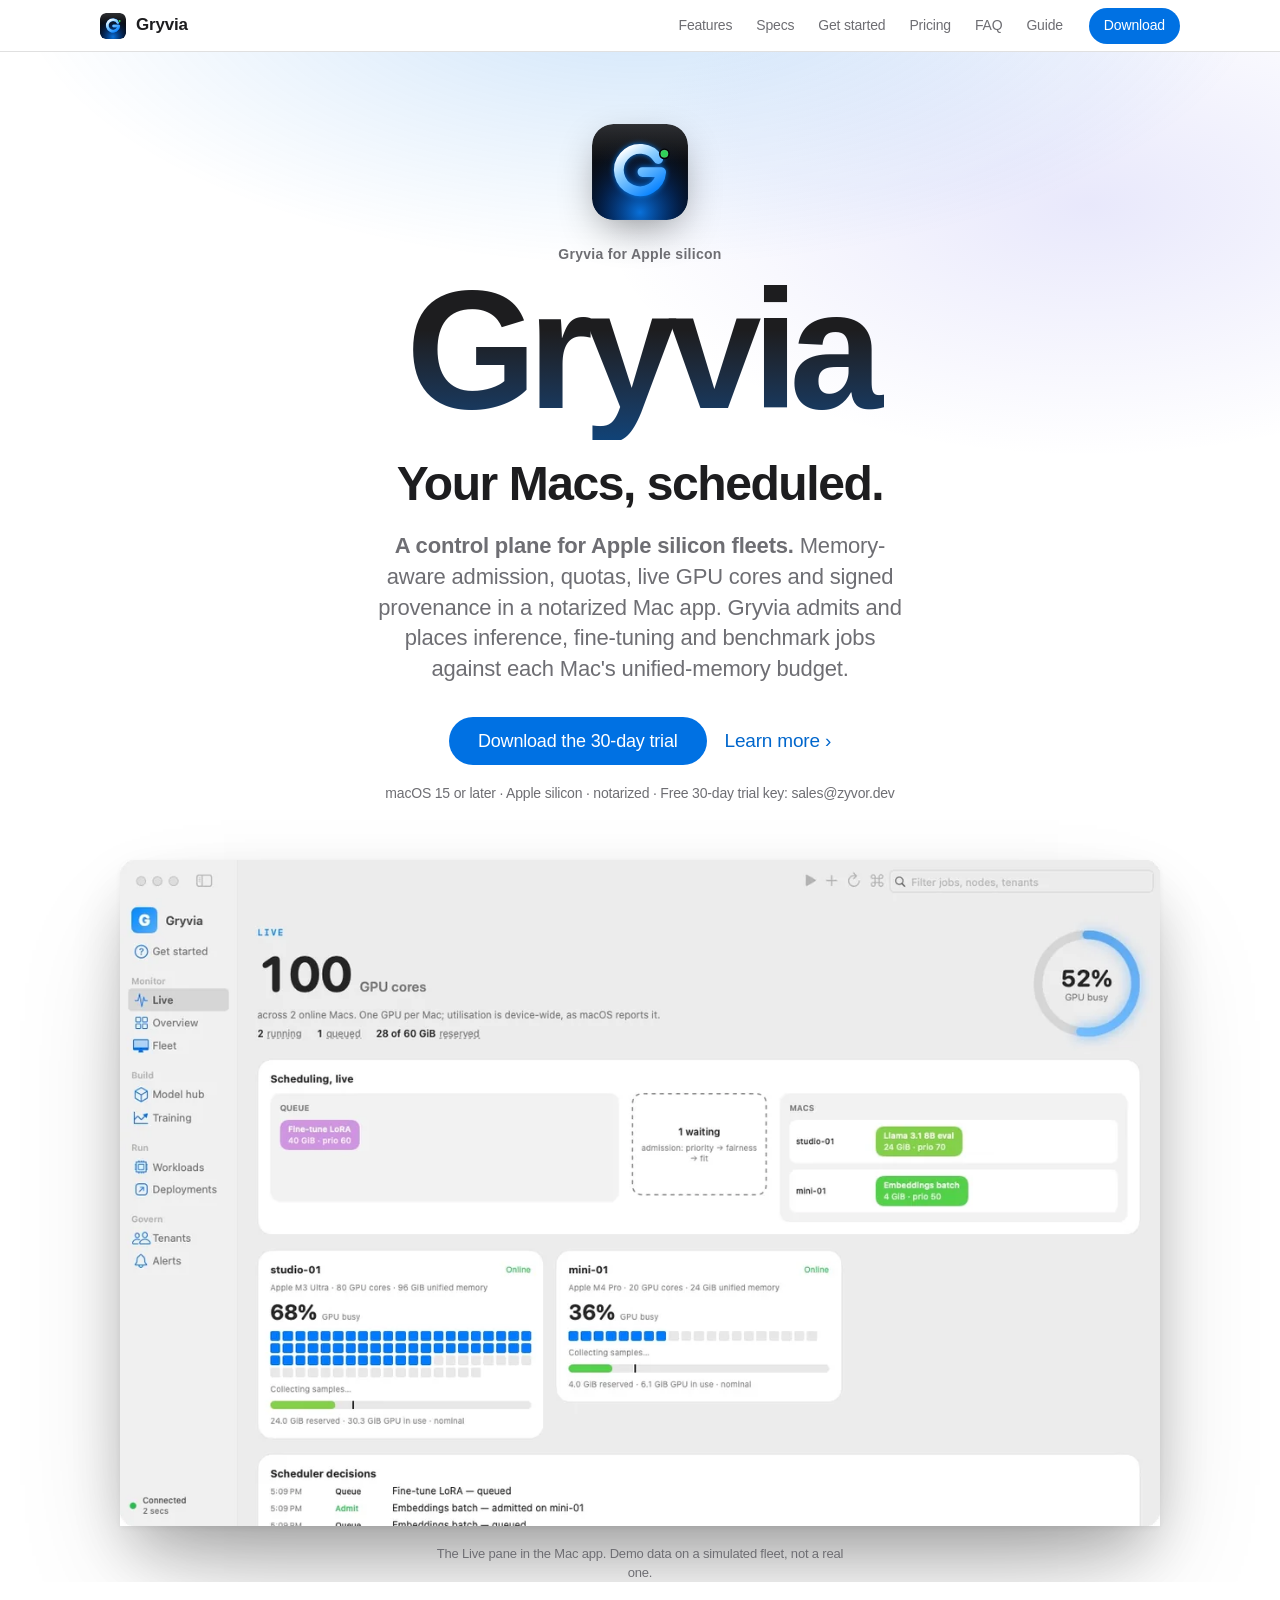
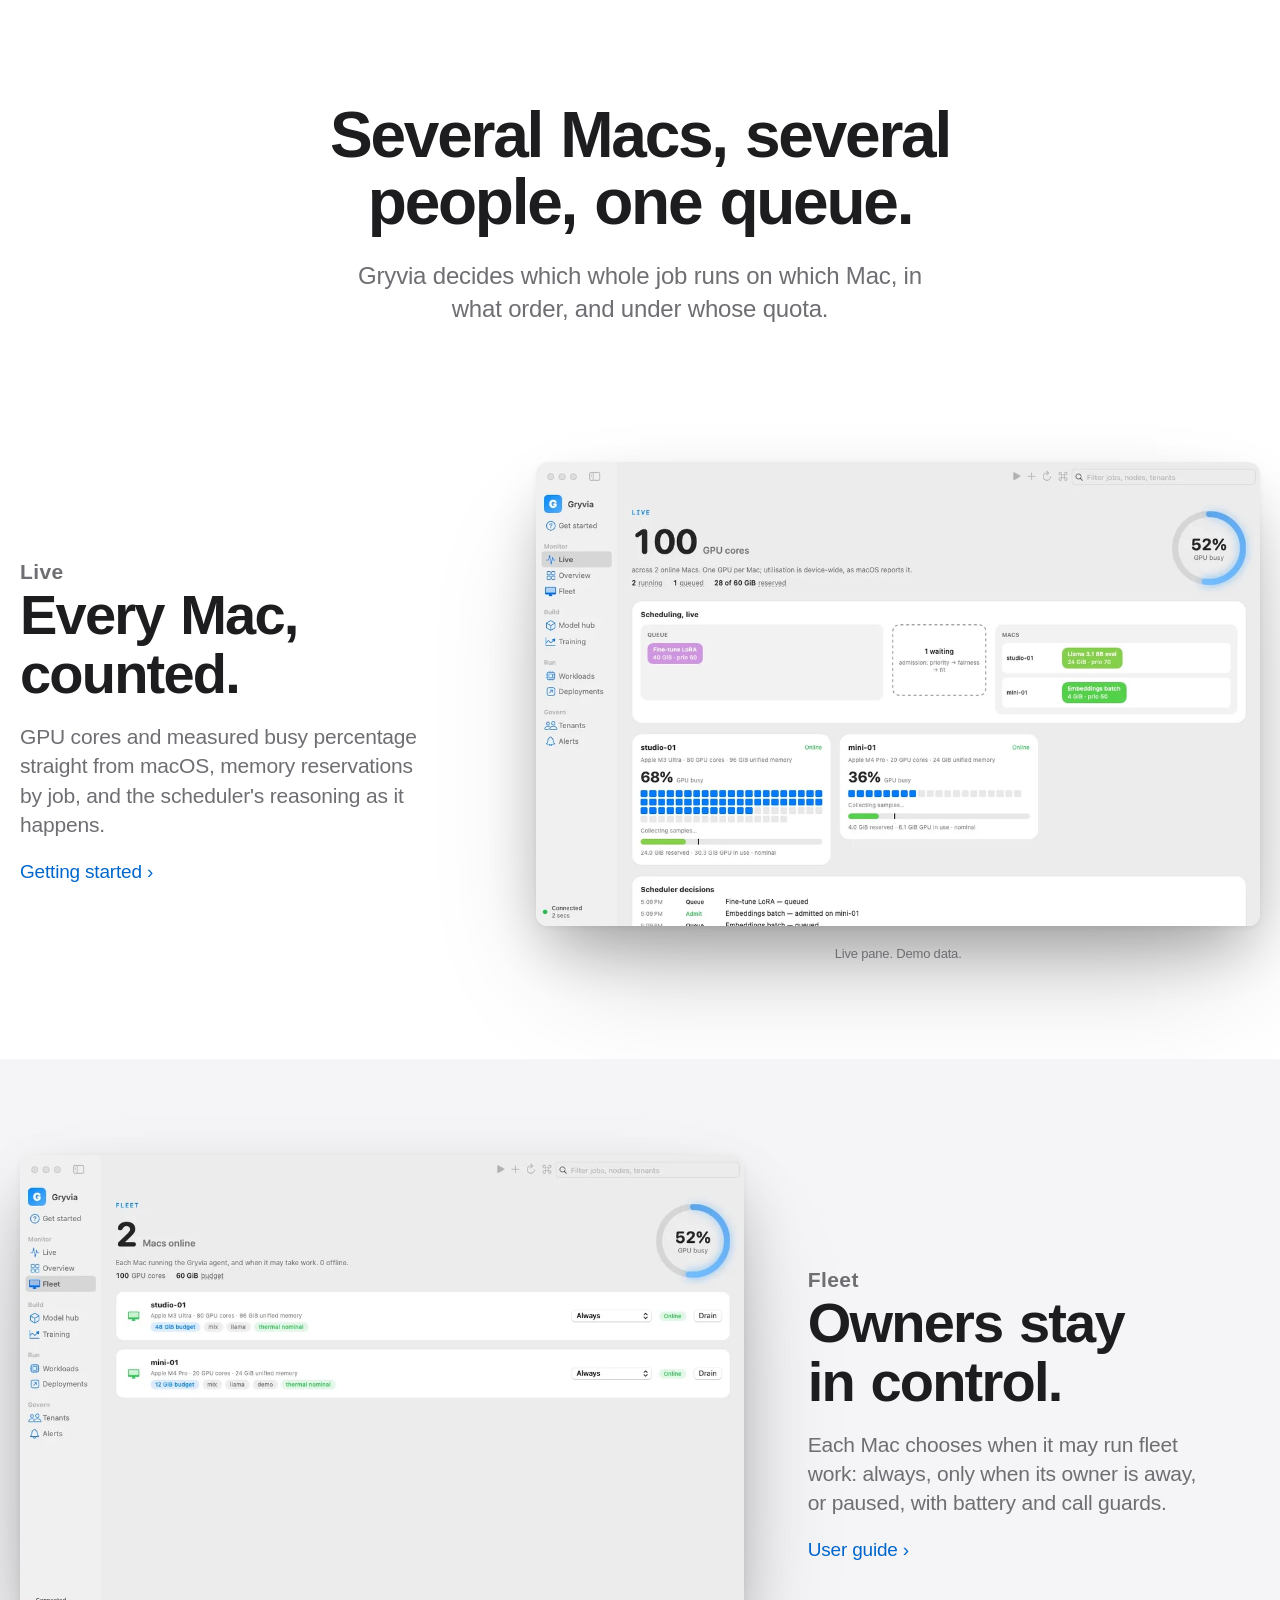
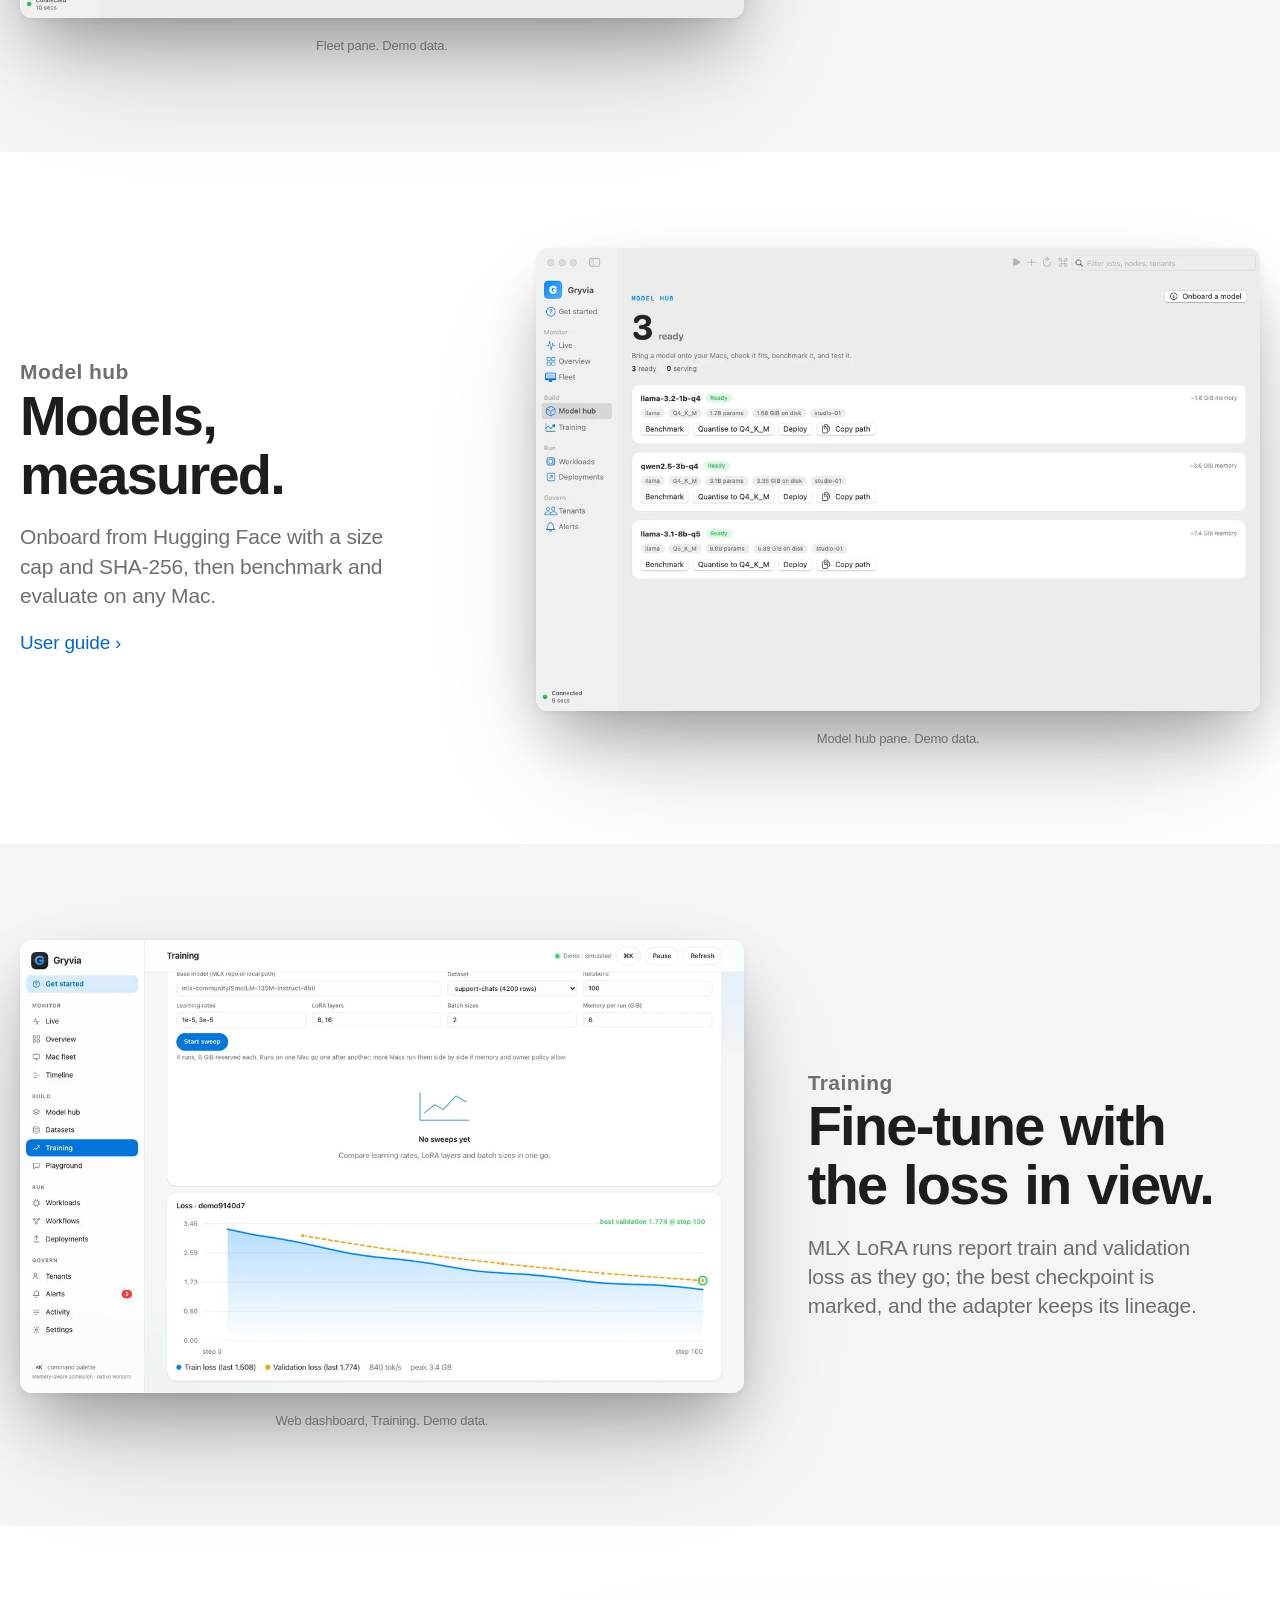
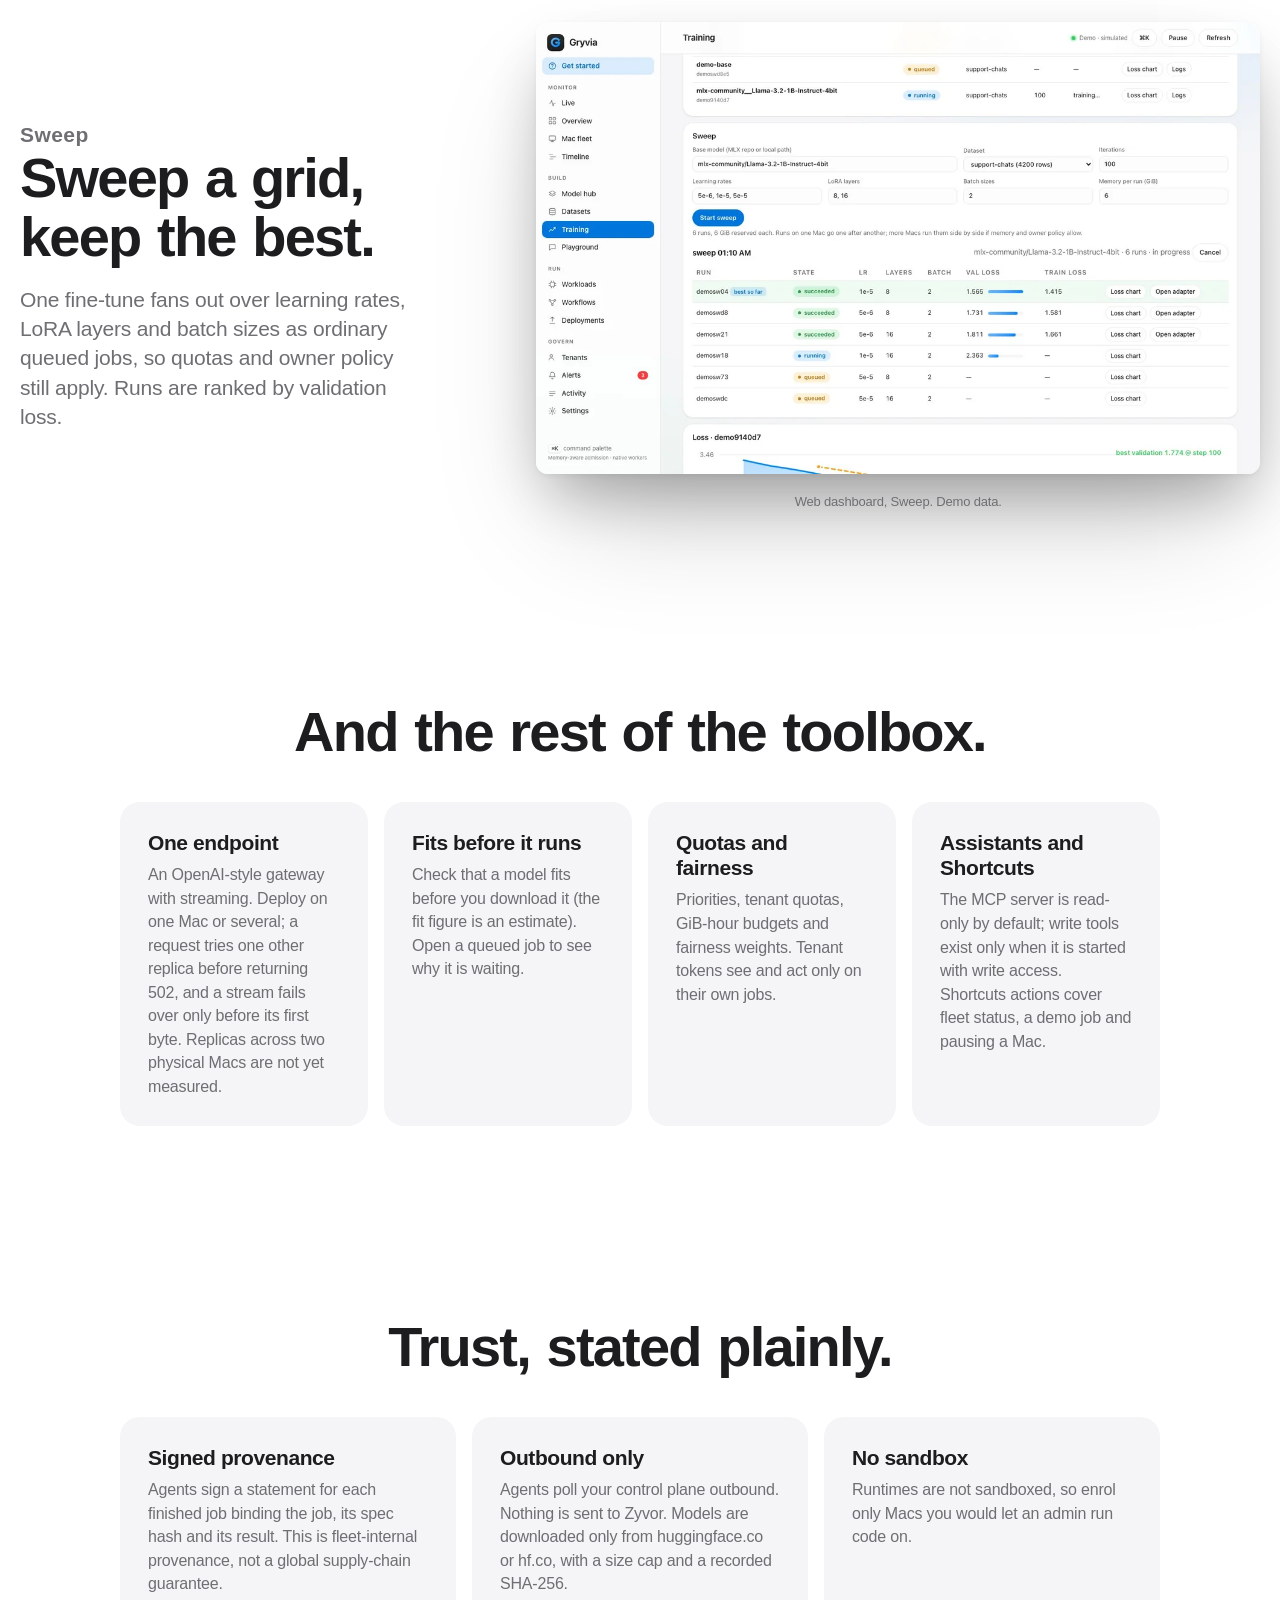
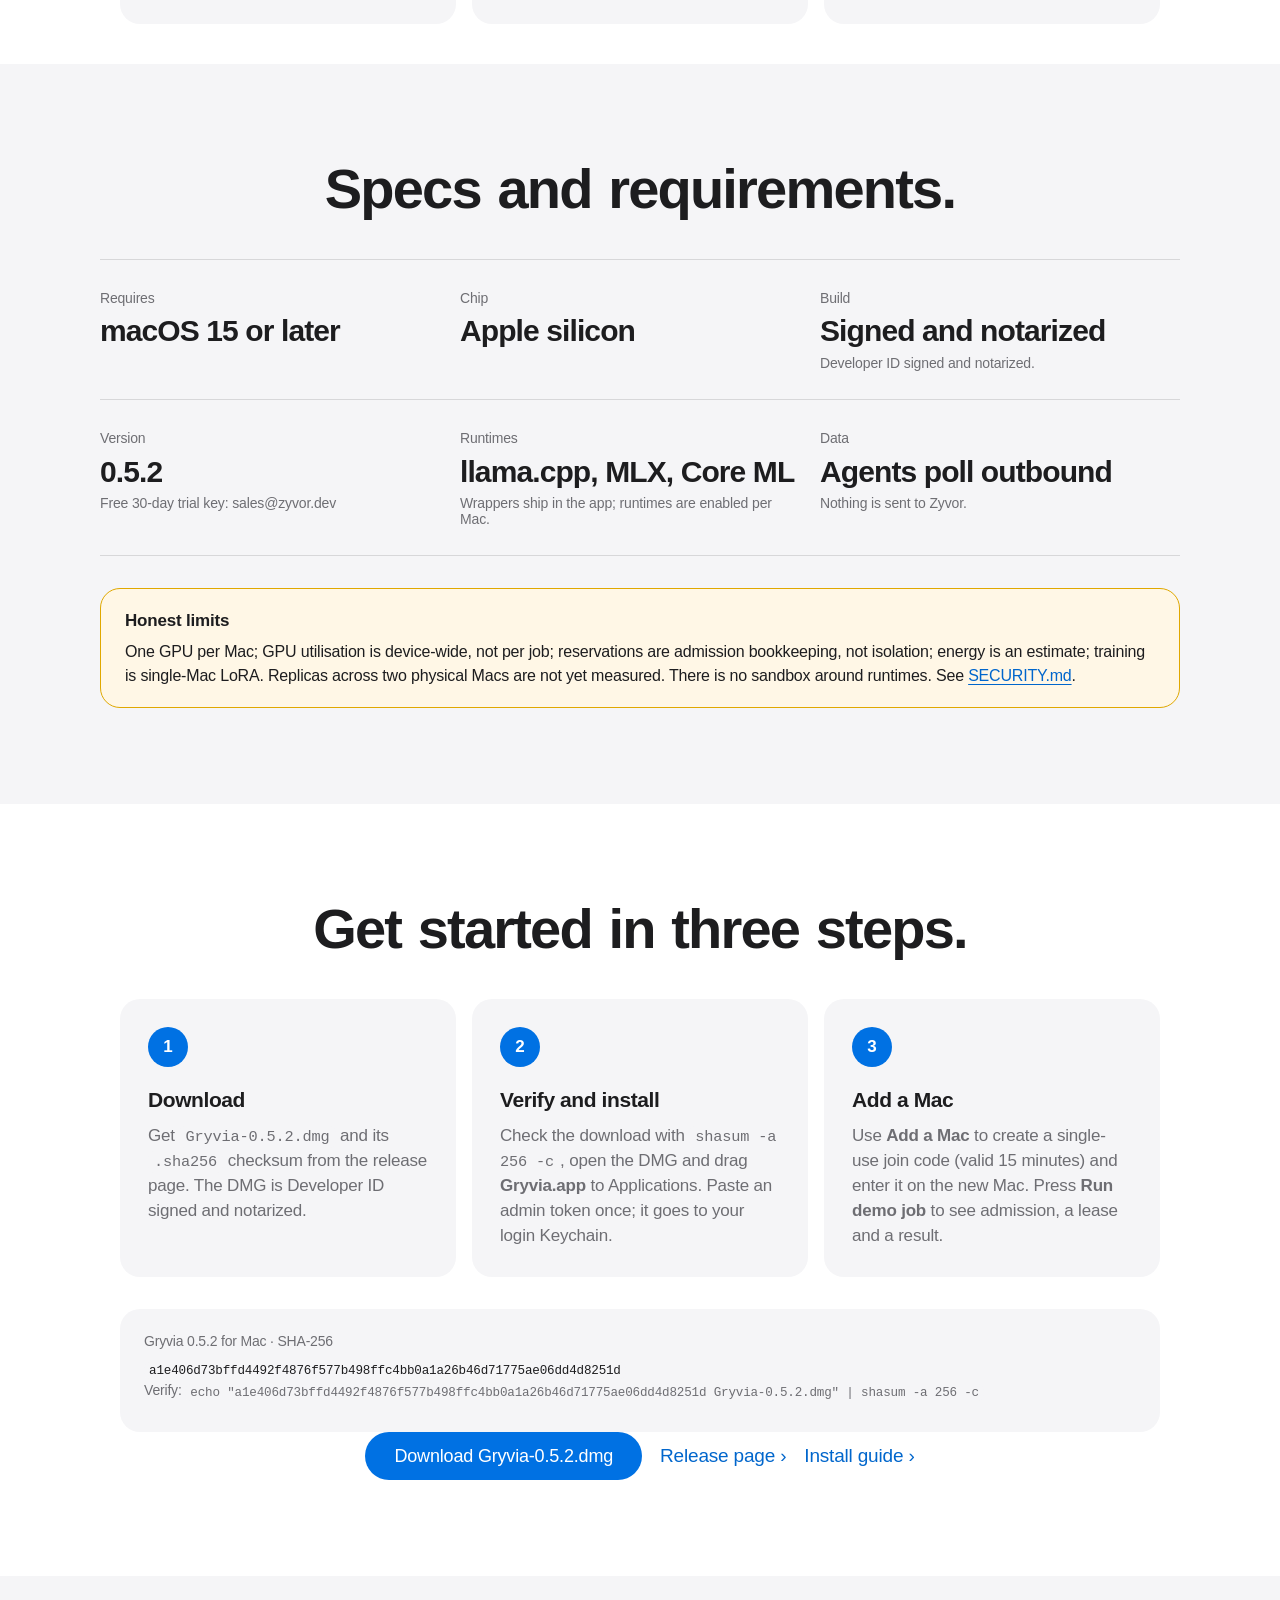
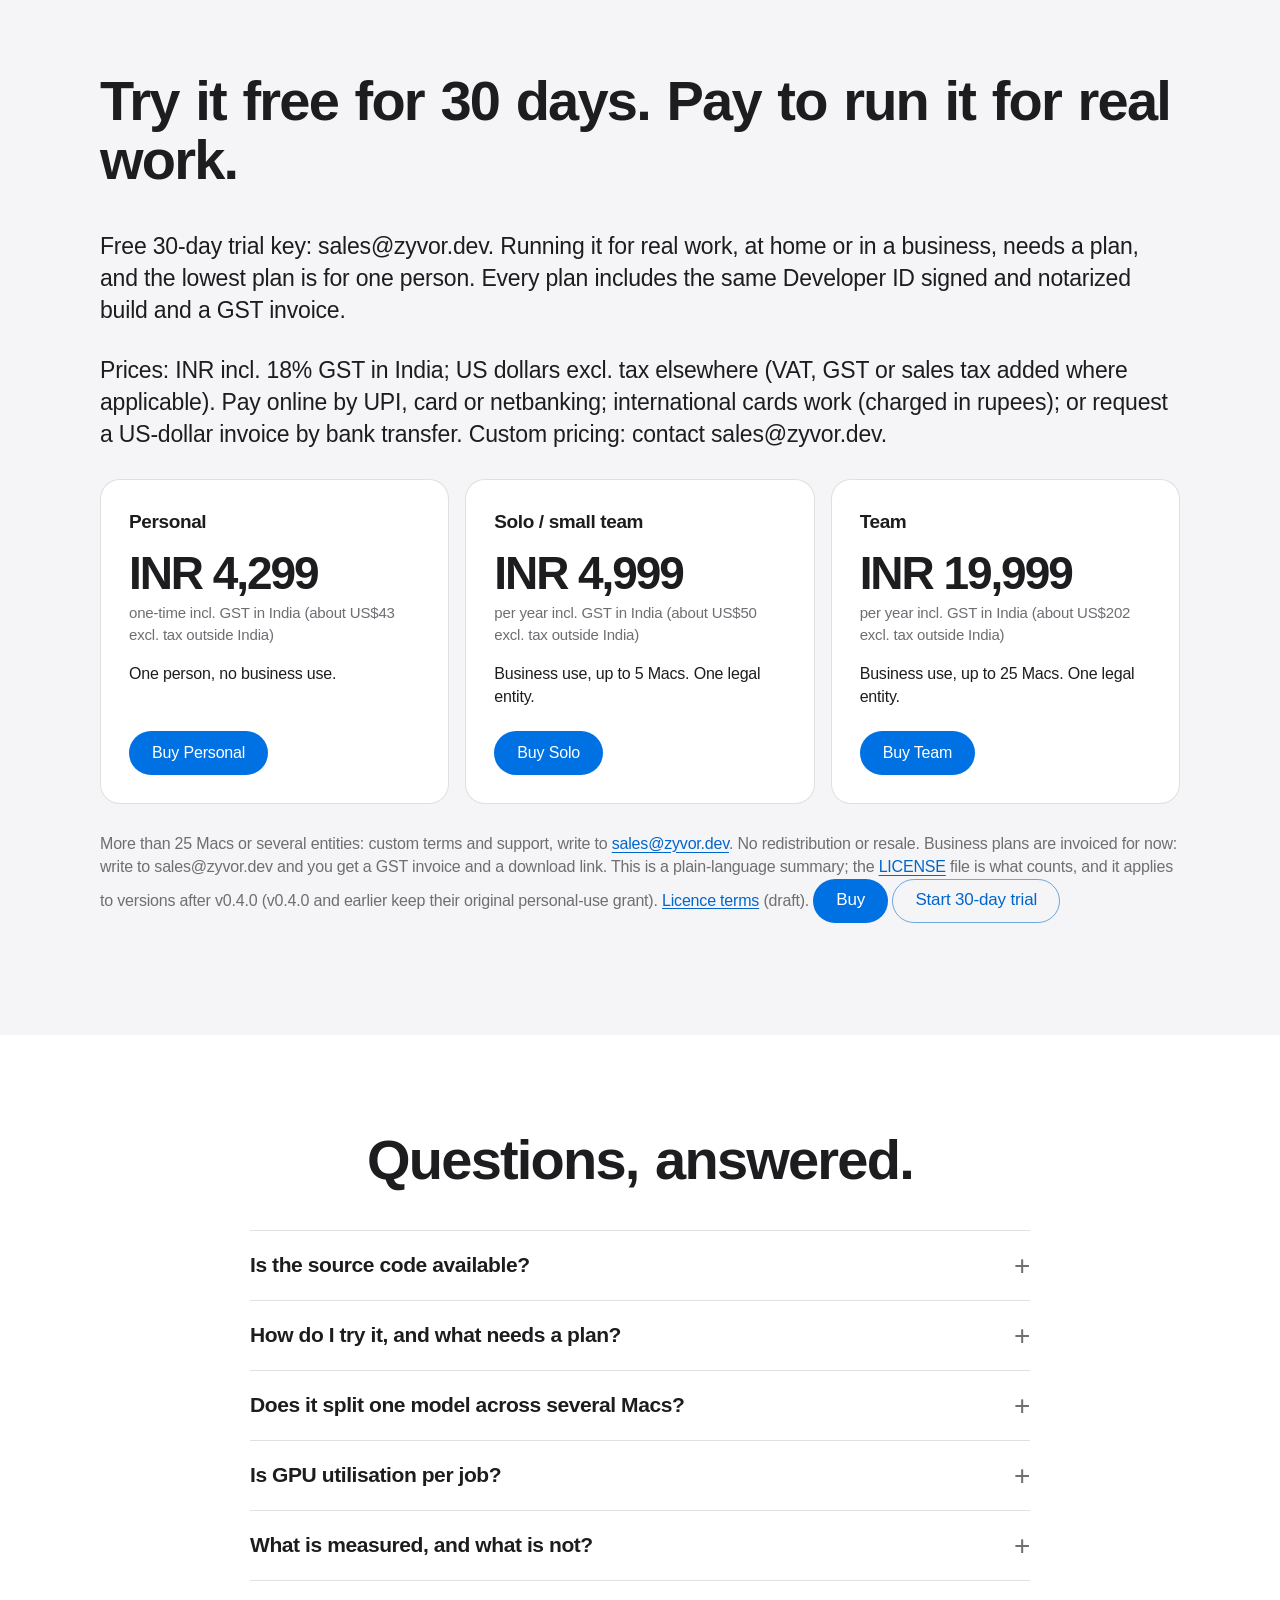
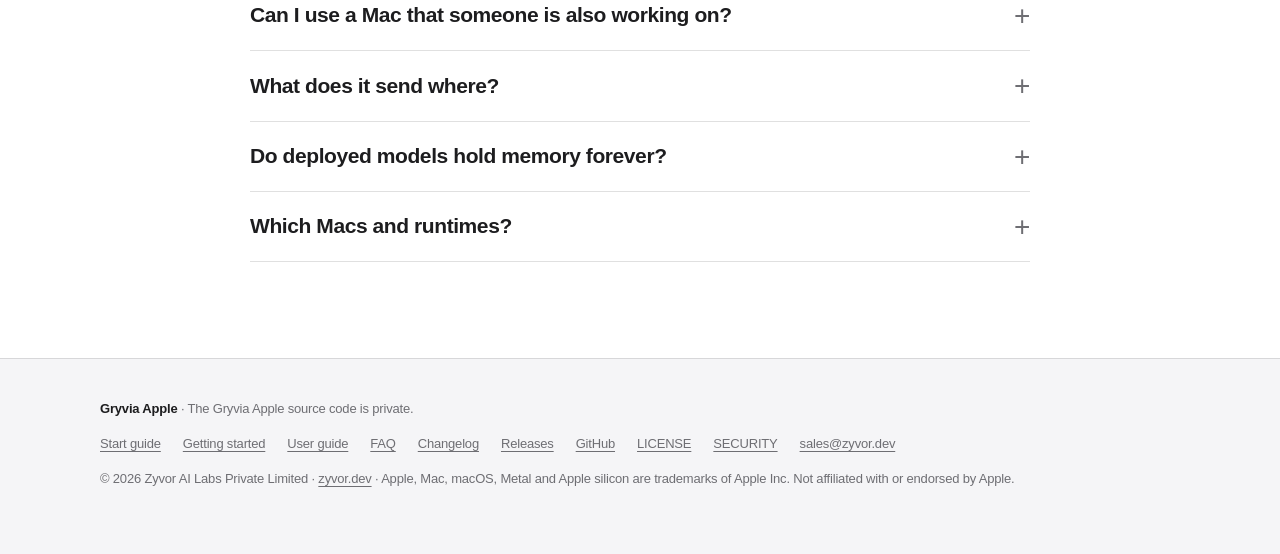
<file: index.html>
<!doctype html>
<html lang="en">
<head>
<meta charset="utf-8">
<meta name="viewport" content="width=device-width, initial-scale=1">
<meta name="color-scheme" content="light dark">
<meta name="theme-color" content="#ffffff" media="(prefers-color-scheme: light)">
<meta name="theme-color" content="#000000" media="(prefers-color-scheme: dark)">
<title>Gryvia Apple · Your Macs, scheduled.</title>
<meta name="description" content="A multi-tenant control plane for Apple silicon fleets: memory-aware admission, quotas, live GPU cores and signed provenance. Notarized Mac app for macOS 15 or later.">
<link rel="canonical" href="https://zyvorai.github.io/gryvia-apple/">
<link rel="icon" href="favicon.svg" type="image/svg+xml">
<link rel="apple-touch-icon" href="apple-touch-icon.png">

<meta property="og:type" content="website">
<meta property="og:site_name" content="Gryvia Apple">
<meta property="og:title" content="Gryvia Apple · Your Macs, scheduled.">
<meta property="og:description" content="Memory-aware admission, quotas, live GPU cores and signed provenance for Apple silicon fleets. Notarized Mac app, free 30-day trial.">
<meta property="og:url" content="https://zyvorai.github.io/gryvia-apple/">
<meta property="og:image" content="https://zyvorai.github.io/gryvia-apple/social/og.png">
<meta property="og:image:type" content="image/png">
<meta property="og:image:width" content="1200">
<meta property="og:image:height" content="630">
<meta property="og:image:alt" content="Gryvia Apple: Your Macs, scheduled. The app window shows demo data.">
<meta name="twitter:card" content="summary_large_image">
<meta name="twitter:title" content="Gryvia Apple · Your Macs, scheduled.">
<meta name="twitter:description" content="Memory-aware admission, quotas, live GPU cores and signed provenance for Apple silicon fleets. Notarized Mac app, free 30-day trial.">
<meta name="twitter:image" content="https://zyvorai.github.io/gryvia-apple/social/og.png">
<meta name="twitter:image:alt" content="Gryvia Apple: Your Macs, scheduled. The app window shows demo data.">
<link rel="stylesheet" href="assets/landing.css">
<style>:root{--accent-btn:#0071e3;--accent-ink:#0071e3;--accent-grad-a:#0071e3;--accent-grad-b:#5e5ce6}@media (prefers-color-scheme:dark){:root:not([data-theme="light"]){--accent-ink:#2997ff}}:root[data-theme="dark"]{--accent-ink:#2997ff}</style>
<script type="application/ld+json">{"@context":"https://schema.org","@type":"SoftwareApplication","name":"Gryvia Apple","applicationCategory":"DeveloperApplication","operatingSystem":"macOS","softwareVersion":"0.5.2","downloadUrl":"https://github.com/zyvorai/gryvia-apple/releases/tag/v0.5.2","url":"https://zyvorai.github.io/gryvia-apple/","description":"A multi-tenant control plane for Apple silicon fleets: memory-aware admission, quotas, live GPU cores and signed provenance. Notarized Mac app for macOS 15 or later.","image":"https://zyvorai.github.io/gryvia-apple/social/og.png","publisher":{"@type":"Organization","name":"Zyvor AI Labs Private Limited","url":"https://zyvor.dev"},"offers":[{"@type":"Offer","name":"Gryvia Apple Solo (up to 5 Macs, per year) (India, incl. 18% GST)","price":"4999","priceCurrency":"INR","url":"https://zyvor.dev/buy#gryvia"},{"@type":"Offer","name":"Gryvia Apple Solo (up to 5 Macs, per year) (outside India, excl. tax)","price":"50","priceCurrency":"USD","url":"https://zyvor.dev/buy#gryvia"},{"@type":"Offer","name":"Gryvia Apple Team (up to 25 Macs, per year) (India, incl. 18% GST)","price":"19999","priceCurrency":"INR","url":"https://zyvor.dev/buy#gryvia"},{"@type":"Offer","name":"Gryvia Apple Team (up to 25 Macs, per year) (outside India, excl. tax)","price":"202","priceCurrency":"USD","url":"https://zyvor.dev/buy#gryvia"},{"@type":"Offer","name":"Gryvia Apple Personal (one-time) (India, incl. 18% GST)","price":"4299","priceCurrency":"INR","url":"https://zyvor.dev/buy#gryvia"},{"@type":"Offer","name":"Gryvia Apple Personal (one-time) (outside India, excl. tax)","price":"43","priceCurrency":"USD","url":"https://zyvor.dev/buy#gryvia"}]}</script>
</head>
<body>
<a class="skip" href="#main">Skip to content</a>
<header class="nav">
  <a class="brand" href="./" aria-label="Gryvia Apple home"><img src="favicon.svg" width="26" height="26" alt=""><span>Gryvia</span></a>
  <nav aria-label="Primary"><ul><li><a href="#features">Features</a></li><li><a href="#specs">Specs</a></li><li><a href="#start">Get started</a></li><li><a href="#pricing">Pricing</a></li><li><a href="#faq">FAQ</a></li><li><a href="start/">Guide</a></li></ul></nav>
  <a class="btn small primary" href="https://github.com/zyvorai/gryvia-apple/releases/tag/v0.5.2">Download</a>
</header>
<main id="main">
<section class="hero" aria-labelledby="top">
  <img class="icon" src="favicon.svg" width="96" height="96" alt="Gryvia app icon">
  <p class="eyebrow">Gryvia for Apple silicon</p>
  <h1 id="top">Gryvia</h1>
  <p class="tagline">Your Macs, scheduled.</p>
  <p class="promise"><strong>A control plane for Apple silicon fleets.</strong> Memory-aware admission, quotas, live GPU cores and signed provenance in a notarized Mac app. Gryvia admits and places inference, fine-tuning and benchmark jobs against each Mac&#x27;s unified-memory budget.</p>
  <p class="cta"><a class="btn primary" href="https://github.com/zyvorai/gryvia-apple/releases/tag/v0.5.2">Download the 30-day trial</a><a class="textlink" href="#features">Learn more</a></p>
  <p class="fine">macOS 15 or later · Apple silicon · notarized · Free 30-day trial key: sales@zyvor.dev</p>
  <figure class="shot hero-shot"><picture><source media="(prefers-color-scheme: dark)" srcset="assets/img/hero-live-dark-1200.webp 1200w" sizes="(min-width:1080px) 1040px, 100vw"><img src="assets/img/hero-live-light-1200.webp" srcset="assets/img/hero-live-light-1200.webp 1200w" sizes="(min-width:1080px) 1040px, 100vw" width="1280" height="820" alt="Gryvia Live pane in the Mac app: 100 GPU cores across 2 online Macs, 52% GPU busy, the scheduling queue and per-Mac GPU core grids." fetchpriority="high" decoding="async"></picture><figcaption>The Live pane in the Mac app. Demo data on a simulated fleet, not a real one.</figcaption></figure>
</section>

<section class="band" aria-label="Overview">
  <h2>Several Macs, several people, one queue.</h2>
  <p>Gryvia decides which whole job runs on which Mac, in what order, and under whose quota.</p>
</section>

<div id="features">
<h2 class="sr">Features</h2>
<section class="feature" id="live" aria-labelledby="h-live"><div class="grid"><div class="copy"><p class="eyebrow">Live</p><h3 id="h-live">Every Mac, counted.</h3><p>GPU cores and measured busy percentage straight from macOS, memory reservations by job, and the scheduler&#x27;s reasoning as it happens.</p><a class="textlink" href="https://github.com/zyvorai/gryvia-apple/blob/main/docs/GETTING-STARTED.md">Getting started</a></div><figure class="shot"><picture><source media="(prefers-color-scheme: dark)" srcset="assets/img/live-dark-1200.webp 1200w" sizes="(min-width:960px) 62vw, 100vw"><img src="assets/img/live-light-1200.webp" srcset="assets/img/live-light-1200.webp 1200w" sizes="(min-width:960px) 62vw, 100vw" width="1280" height="820" alt="Gryvia Live pane: 100 GPU cores across 2 online Macs, a scheduling view with a queued fine-tune and two running jobs, and a core grid for each Mac." loading="lazy" decoding="async"></picture><figcaption>Live pane. Demo data.</figcaption></figure></div></section>
<section class="feature flip" id="fleet" aria-labelledby="h-fleet"><div class="grid"><div class="copy"><p class="eyebrow">Fleet</p><h3 id="h-fleet">Owners stay in control.</h3><p>Each Mac chooses when it may run fleet work: always, only when its owner is away, or paused, with battery and call guards.</p><a class="textlink" href="https://github.com/zyvorai/gryvia-apple/blob/main/docs/USER-GUIDE.md">User guide</a></div><figure class="shot"><picture><source media="(prefers-color-scheme: dark)" srcset="assets/img/fleet-dark-1200.webp 1200w" sizes="(min-width:960px) 62vw, 100vw"><img src="assets/img/fleet-light-1200.webp" srcset="assets/img/fleet-light-1200.webp 1200w" sizes="(min-width:960px) 62vw, 100vw" width="1280" height="820" alt="Gryvia Fleet pane: two online Macs, each with its GPU cores, unified memory, memory budget, an owner policy menu and a Drain button." loading="lazy" decoding="async"></picture><figcaption>Fleet pane. Demo data.</figcaption></figure></div></section>
<section class="feature" id="models" aria-labelledby="h-models"><div class="grid"><div class="copy"><p class="eyebrow">Model hub</p><h3 id="h-models">Models, measured.</h3><p>Onboard from Hugging Face with a size cap and SHA-256, then benchmark and evaluate on any Mac.</p><a class="textlink" href="https://github.com/zyvorai/gryvia-apple/blob/main/docs/USER-GUIDE.md">User guide</a></div><figure class="shot"><picture><source media="(prefers-color-scheme: dark)" srcset="assets/img/models-dark-1200.webp 1200w" sizes="(min-width:960px) 62vw, 100vw"><img src="assets/img/models-light-1200.webp" srcset="assets/img/models-light-1200.webp 1200w" sizes="(min-width:960px) 62vw, 100vw" width="1280" height="820" alt="Gryvia Model hub pane: three ready models with their quantisation, parameter count, size on disk and Macs, each with Benchmark, Quantise, Deploy and Copy path buttons." loading="lazy" decoding="async"></picture><figcaption>Model hub pane. Demo data.</figcaption></figure></div></section>
<section class="feature flip" id="training" aria-labelledby="h-training"><div class="grid"><div class="copy"><p class="eyebrow">Training</p><h3 id="h-training">Fine-tune with the loss in view.</h3><p>MLX LoRA runs report train and validation loss as they go; the best checkpoint is marked, and the adapter keeps its lineage.</p></div><figure class="shot"><picture><source media="(prefers-color-scheme: dark)" srcset="assets/img/training-dark-1200.webp 1200w" sizes="(min-width:960px) 62vw, 100vw"><img src="assets/img/training-light-1200.webp" srcset="assets/img/training-light-1200.webp 1200w" sizes="(min-width:960px) 62vw, 100vw" width="1440" height="900" alt="Gryvia web dashboard, Training: a loss chart with train and validation loss falling over 100 steps, the best validation loss marked." loading="lazy" decoding="async"></picture><figcaption>Web dashboard, Training. Demo data.</figcaption></figure></div></section>
<section class="feature" id="sweep" aria-labelledby="h-sweep"><div class="grid"><div class="copy"><p class="eyebrow">Sweep</p><h3 id="h-sweep">Sweep a grid, keep the best.</h3><p>One fine-tune fans out over learning rates, LoRA layers and batch sizes as ordinary queued jobs, so quotas and owner policy still apply. Runs are ranked by validation loss.</p></div><figure class="shot"><picture><source media="(prefers-color-scheme: dark)" srcset="assets/img/sweep-dark-1200.webp 1200w" sizes="(min-width:960px) 62vw, 100vw"><img src="assets/img/sweep-light-1200.webp" srcset="assets/img/sweep-light-1200.webp 1200w" sizes="(min-width:960px) 62vw, 100vw" width="1440" height="900" alt="Gryvia web dashboard, Sweep: six fine-tune runs with state, learning rate, LoRA layers, batch size and validation loss; the best run so far is highlighted." loading="lazy" decoding="async"></picture><figcaption>Web dashboard, Sweep. Demo data.</figcaption></figure></div></section>
</div>

<section class="more" aria-labelledby="more-h">
  <h2 id="more-h">And the rest of the toolbox.</h2>
  <div class="cards"><div class="card"><h3>One endpoint</h3><p>An OpenAI-style gateway with streaming. Deploy on one Mac or several; a request tries one other replica before returning 502, and a stream fails over only before its first byte. Replicas across two physical Macs are not yet measured.</p></div><div class="card"><h3>Fits before it runs</h3><p>Check that a model fits before you download it (the fit figure is an estimate). Open a queued job to see why it is waiting.</p></div><div class="card"><h3>Quotas and fairness</h3><p>Priorities, tenant quotas, GiB-hour budgets and fairness weights. Tenant tokens see and act only on their own jobs.</p></div><div class="card"><h3>Assistants and Shortcuts</h3><p>The MCP server is read-only by default; write tools exist only when it is started with write access. Shortcuts actions cover fleet status, a demo job and pausing a Mac.</p></div></div>
</section>

<section class="privacy" aria-labelledby="privacy-h">
  <h2 id="privacy-h">Trust, stated plainly.</h2>
  <div class="cards"><div class="card"><h3>Signed provenance</h3><p>Agents sign a statement for each finished job binding the job, its spec hash and its result. This is fleet-internal provenance, not a global supply-chain guarantee.</p></div><div class="card"><h3>Outbound only</h3><p>Agents poll your control plane outbound. Nothing is sent to Zyvor. Models are downloaded only from huggingface.co or hf.co, with a size cap and a recorded SHA-256.</p></div><div class="card"><h3>No sandbox</h3><p>Runtimes are not sandboxed, so enrol only Macs you would let an admin run code on.</p></div></div>
</section>

<section class="specs" id="specs" aria-labelledby="specs-h">
  <h2 id="specs-h">Specs and requirements.</h2>
  <dl class="specs-grid"><div class="spec"><dt>Requires</dt><dd>macOS 15 or later</dd></div><div class="spec"><dt>Chip</dt><dd>Apple silicon</dd></div><div class="spec"><dt>Build</dt><dd>Signed and notarized<small>Developer ID signed and notarized.</small></dd></div><div class="spec"><dt>Version</dt><dd>0.5.2<small>Free 30-day trial key: sales@zyvor.dev</small></dd></div><div class="spec"><dt>Runtimes</dt><dd>llama.cpp, MLX, Core ML<small>Wrappers ship in the app; runtimes are enabled per Mac.</small></dd></div><div class="spec"><dt>Data</dt><dd>Agents poll outbound<small>Nothing is sent to Zyvor.</small></dd></div></dl>
  <div class="limit" role="note"><h3>Honest limits</h3><p>One GPU per Mac; GPU utilisation is device-wide, not per job; reservations are admission bookkeeping, not isolation; energy is an estimate; training is single-Mac LoRA. Replicas across two physical Macs are not yet measured. There is no sandbox around runtimes. See <a href="https://github.com/zyvorai/gryvia-apple/blob/main/SECURITY.md">SECURITY.md</a>.</p></div>
</section>

<section class="steps" id="start" aria-labelledby="steps-h">
  <h2 id="steps-h">Get started in three steps.</h2>
  <ol><li><h3>Download</h3><p>Get <code>Gryvia-0.5.2.dmg</code> and its <code>.sha256</code> checksum from the release page. The DMG is Developer ID signed and notarized.</p></li><li><h3>Verify and install</h3><p>Check the download with <code>shasum -a 256 -c</code>, open the DMG and drag <b>Gryvia.app</b> to Applications. Paste an admin token once; it goes to your login Keychain.</p></li><li><h3>Add a Mac</h3><p>Use <b>Add a Mac</b> to create a single-use join code (valid 15 minutes) and enter it on the new Mac. Press <b>Run demo job</b> to see admission, a lease and a result.</p></li></ol>
  <div class="sha">
    <p>Gryvia 0.5.2 for Mac · SHA-256</p>
    <pre><code id="sha">a1e406d73bffd4492f4876f577b498ffc4bb0a1a26b46d71775ae06dd4d8251d</code></pre>
    <p>Verify: <code>echo "a1e406d73bffd4492f4876f577b498ffc4bb0a1a26b46d71775ae06dd4d8251d Gryvia-0.5.2.dmg" | shasum -a 256 -c</code></p>
  </div>
  <p class="cta"><a class="btn primary" href="https://github.com/zyvorai/gryvia-apple/releases/download/v0.5.2/Gryvia-0.5.2.dmg">Download Gryvia-0.5.2.dmg</a><a class="textlink" href="https://github.com/zyvorai/gryvia-apple/releases/tag/v0.5.2">Release page</a><a class="textlink" href="start/">Install guide</a></p>
</section>

<section class="pricing" id="pricing" aria-labelledby="pricing-h">
  <div class="inner wide">
  <h2 id="pricing-h" style="text-align:left">Try it free for 30 days. Pay to run it for real work.</h2>
  <p class="lead">Free 30-day trial key: sales@zyvor.dev. Running it for real work, at home or in a business, needs a plan, and the lowest plan is for one person. Every plan includes the same Developer ID signed and notarized build and a GST invoice.</p>
<p class="lead">Prices: INR incl. 18% GST in India; US dollars excl. tax elsewhere (VAT, GST or sales tax added where applicable). Pay online by UPI, card or netbanking; international cards work (charged in rupees); or request a US-dollar invoice by bank transfer. Custom pricing: contact sales@zyvor.dev.</p>
<div class="plans"><div class="plan"><h3>Personal</h3><p class="price">INR 4,299</p><p class="per">one-time incl. GST in India (about US$43 excl. tax outside India)</p><p class="for">One person, no business use.</p><p class="cta"><a class="btn primary" href="https://rzp.io/rzp/7A92MBZr" rel="noopener">Buy Personal</a></p></div><div class="plan"><h3>Solo / small team</h3><p class="price">INR 4,999</p><p class="per">per year incl. GST in India (about US$50 excl. tax outside India)</p><p class="for">Business use, up to 5 Macs. One legal entity.</p><p class="cta"><a class="btn primary" href="https://rzp.io/rzp/XcUsxE2" rel="noopener">Buy Solo</a></p></div><div class="plan"><h3>Team</h3><p class="price">INR 19,999</p><p class="per">per year incl. GST in India (about US$202 excl. tax outside India)</p><p class="for">Business use, up to 25 Macs. One legal entity.</p><p class="cta"><a class="btn primary" href="https://rzp.io/rzp/argeq3h" rel="noopener">Buy Team</a></p></div></div>
<p class="fine">More than 25 Macs or several entities: custom terms and support, write to <a href="mailto:sales@zyvor.dev">sales@zyvor.dev</a>. No redistribution or resale. Business plans are invoiced for now: write to sales@zyvor.dev and you get a GST invoice and a download link. This is a plain-language summary; the <a href="https://github.com/zyvorai/gryvia-apple/blob/main/LICENSE">LICENSE</a> file is what counts, and it applies to versions after v0.4.0 (v0.4.0 and earlier keep their original personal-use grant). <a href="https://github.com/zyvorai/gryvia-apple/blob/main/docs/COMMERCIAL-LICENSE.md">Licence terms</a> (draft). <a class="btn primary" href="https://zyvor.dev/buy#gryvia" rel="noopener">Buy</a> <a class="btn ghost" href="mailto:sales@zyvor.dev?subject=Gryvia%20Apple%2030-day%20trial%20key">Start 30-day trial</a></p>
  </div>
</section>

<section class="faq" id="faq" aria-labelledby="faq-h">
  <h2 id="faq-h">Questions, answered.</h2>
  <details><summary>Is the source code available?</summary><p>No. The Gryvia Apple source code is private. This repository holds documentation, this website and the downloads. The licence text is in <a href="https://github.com/zyvorai/gryvia-apple/blob/main/LICENSE">LICENSE</a>.</p></details>
<details><summary>How do I try it, and what needs a plan?</summary><p>Write to sales@zyvor.dev for a free 30-day trial key. The trial is soft: nothing is disabled and no data is lost when it ends. Running it for real work, whether you are one person at home (Personal plan) or a business (Solo, Team or larger), needs a plan from <a href="https://zyvor.dev/buy#gryvia">zyvor.dev/buy</a>. v0.4.0 and earlier were released with a free personal-use grant, which stays valid for those versions. The LICENSE file is the authority; ask sales@zyvor.dev if your case is unclear.</p></details>
<details><summary>Does it split one model across several Macs?</summary><p>No. For that, look at exo or MLX distributed. Gryvia decides which whole job runs on which Mac and under whose quota.</p></details>
<details><summary>Is GPU utilisation per job?</summary><p>No. It is the whole Mac's GPU load as macOS reports it, including other apps. Reservations are admission bookkeeping and energy figures are estimates.</p></details>
<details><summary>What is measured, and what is not?</summary><p>GPU core counts and utilisation come from macOS (the IORegistry, no sudo) and were matched against <code>ioreg</code> on a dev Mac and a Mac mini in a dated validation run on 2026-10-14. Replicas across two physical Macs are not yet measured, and in that run the Metal, MLX and llama runtimes, GPU throughput and isolation, and the energy helper on real hardware were not verified.</p></details>
<details><summary>Can I use a Mac that someone is also working on?</summary><p>Yes: set its policy to &ldquo;only when I am away&rdquo;. Work starts after the idle time you choose and yields when the owner returns. Battery, Low Power Mode and call guards apply.</p></details>
<details><summary>What does it send where?</summary><p>Agents poll your control plane outbound. Nothing is sent to Zyvor. Models are downloaded only from huggingface.co or hf.co, with a size cap and a recorded SHA-256.</p></details>
<details><summary>Do deployed models hold memory forever?</summary><p>Only until you stop them. Idle eviction is opt-in; there is no autoscaler, and the next request does not redeploy a model automatically.</p></details>
<details><summary>Which Macs and runtimes?</summary><p>Apple silicon on macOS 15 or later. llama.cpp (GGUF), MLX and Core ML wrappers ship in the app, and runtimes are enabled per Mac.</p></details>
</section>
</main>
<footer class="footer">
  <p><strong>Gryvia Apple</strong> · The Gryvia Apple source code is private.</p>
  <p class="links"><a href="start/">Start guide</a><a href="https://github.com/zyvorai/gryvia-apple/blob/main/docs/GETTING-STARTED.md">Getting started</a><a href="https://github.com/zyvorai/gryvia-apple/blob/main/docs/USER-GUIDE.md">User guide</a><a href="https://github.com/zyvorai/gryvia-apple/blob/main/docs/FAQ.md">FAQ</a><a href="https://github.com/zyvorai/gryvia-apple/blob/main/CHANGELOG.md">Changelog</a><a href="https://github.com/zyvorai/gryvia-apple/releases">Releases</a><a href="https://github.com/zyvorai/gryvia-apple">GitHub</a><a href="https://github.com/zyvorai/gryvia-apple/blob/main/LICENSE">LICENSE</a><a href="https://github.com/zyvorai/gryvia-apple/blob/main/SECURITY.md">SECURITY</a><a href="mailto:sales@zyvor.dev">sales@zyvor.dev</a></p>
  <p>© 2026 Zyvor AI Labs Private Limited · <a href="https://zyvor.dev">zyvor.dev</a> · Apple, Mac, macOS, Metal and Apple silicon are trademarks of Apple Inc. Not affiliated with or endorsed by Apple.</p>
</footer>
</body>
</html>
</file>
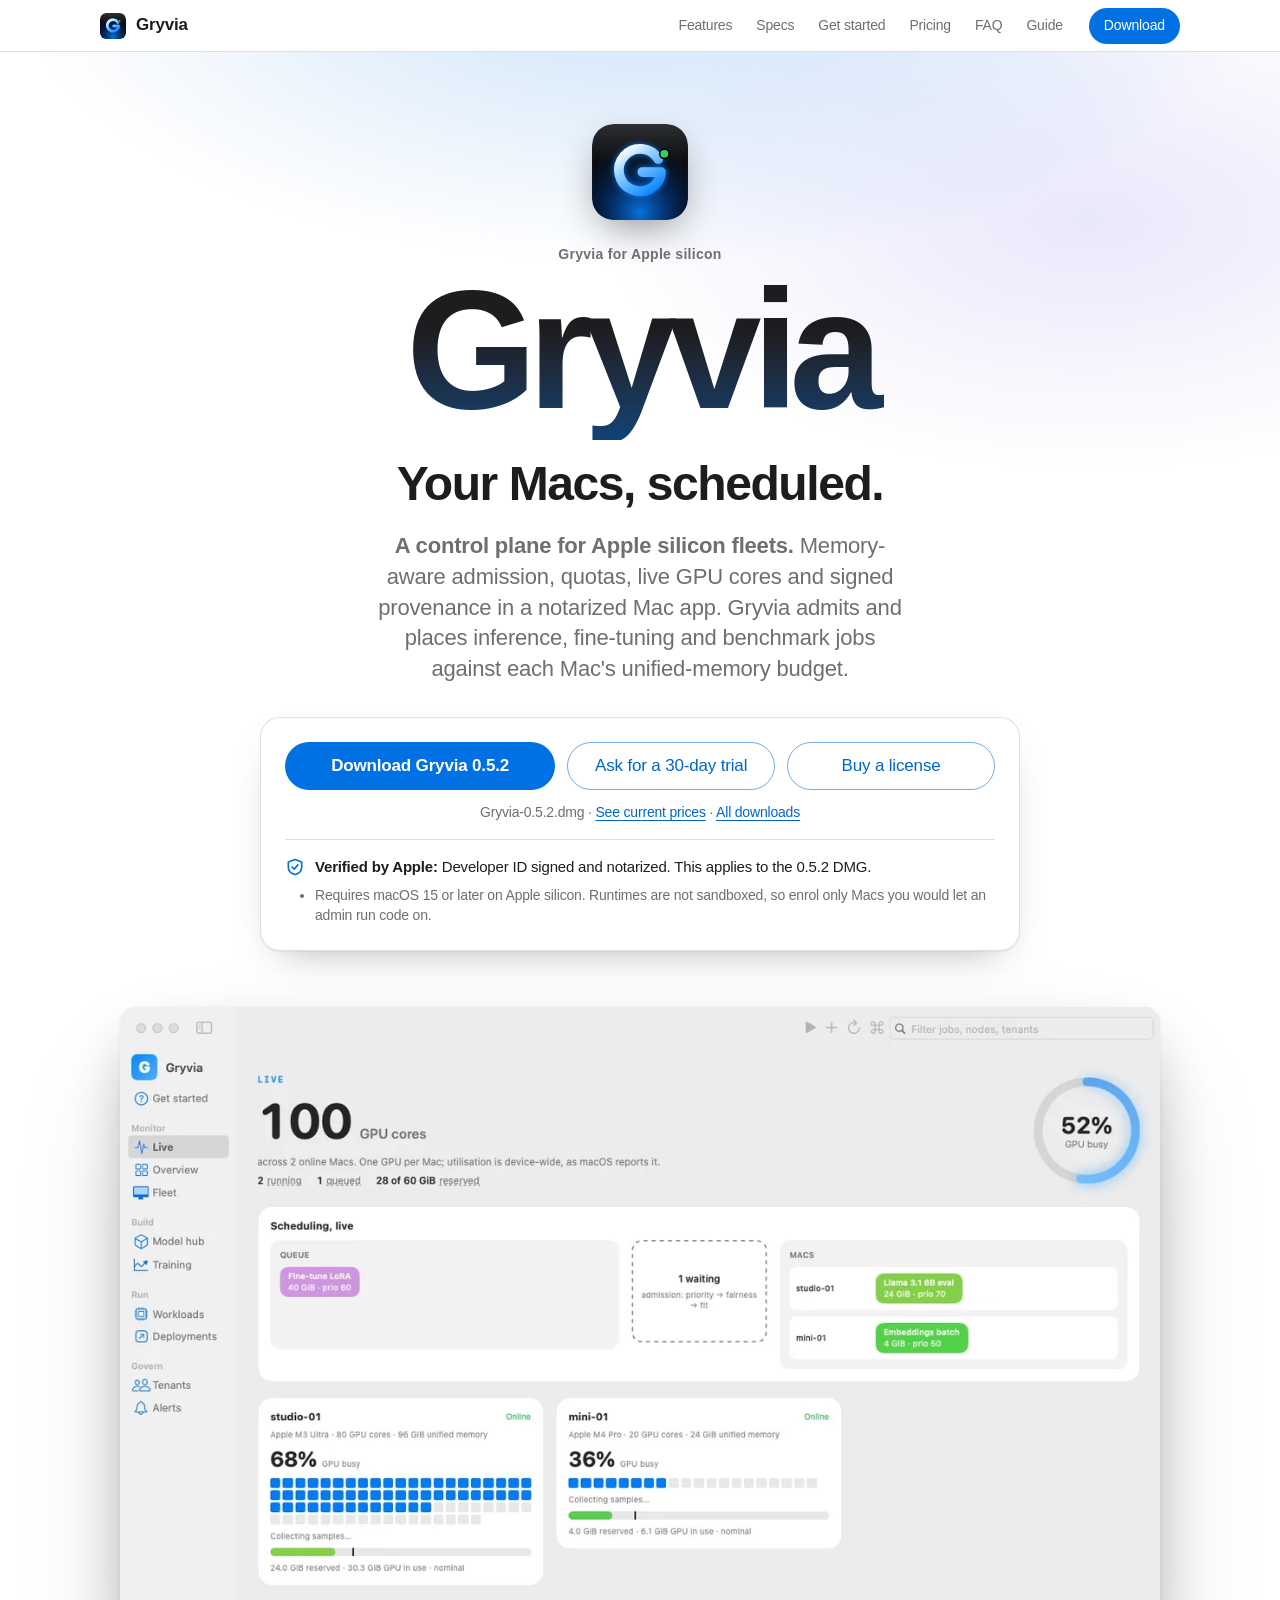
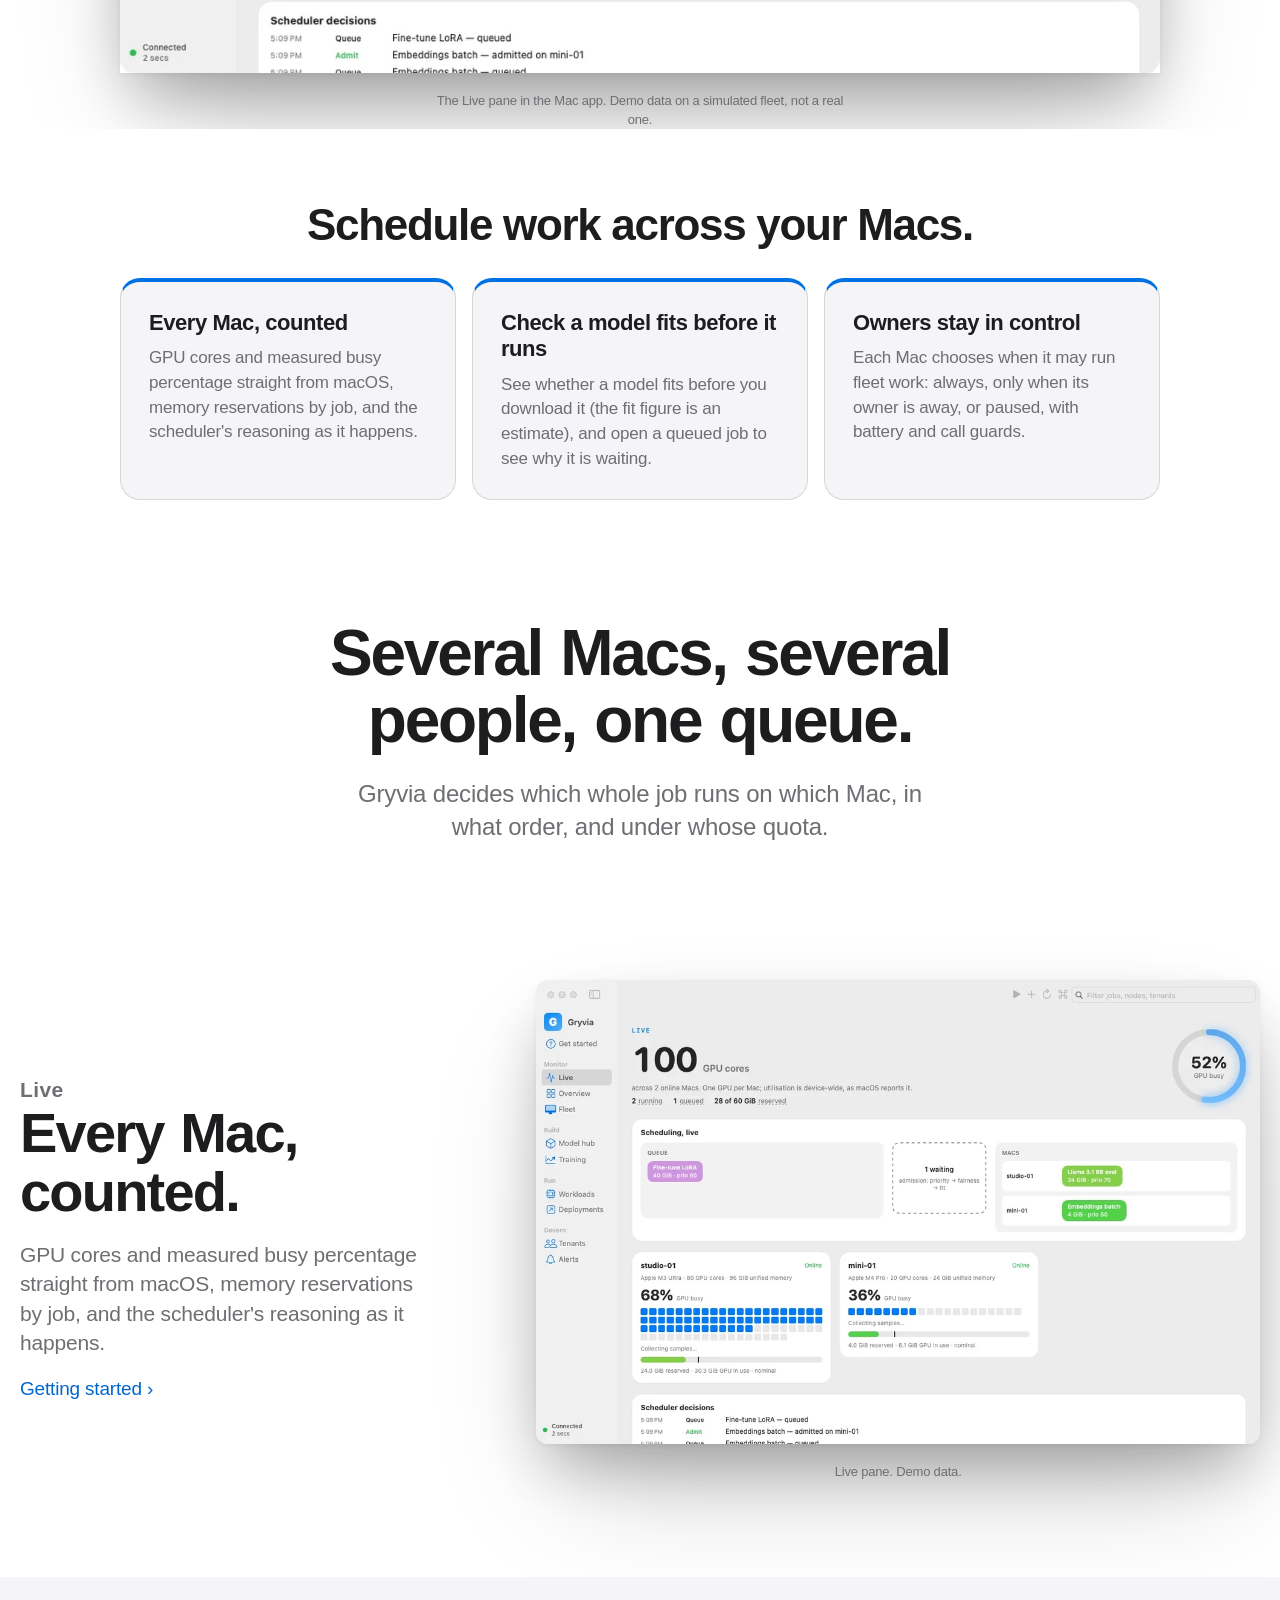
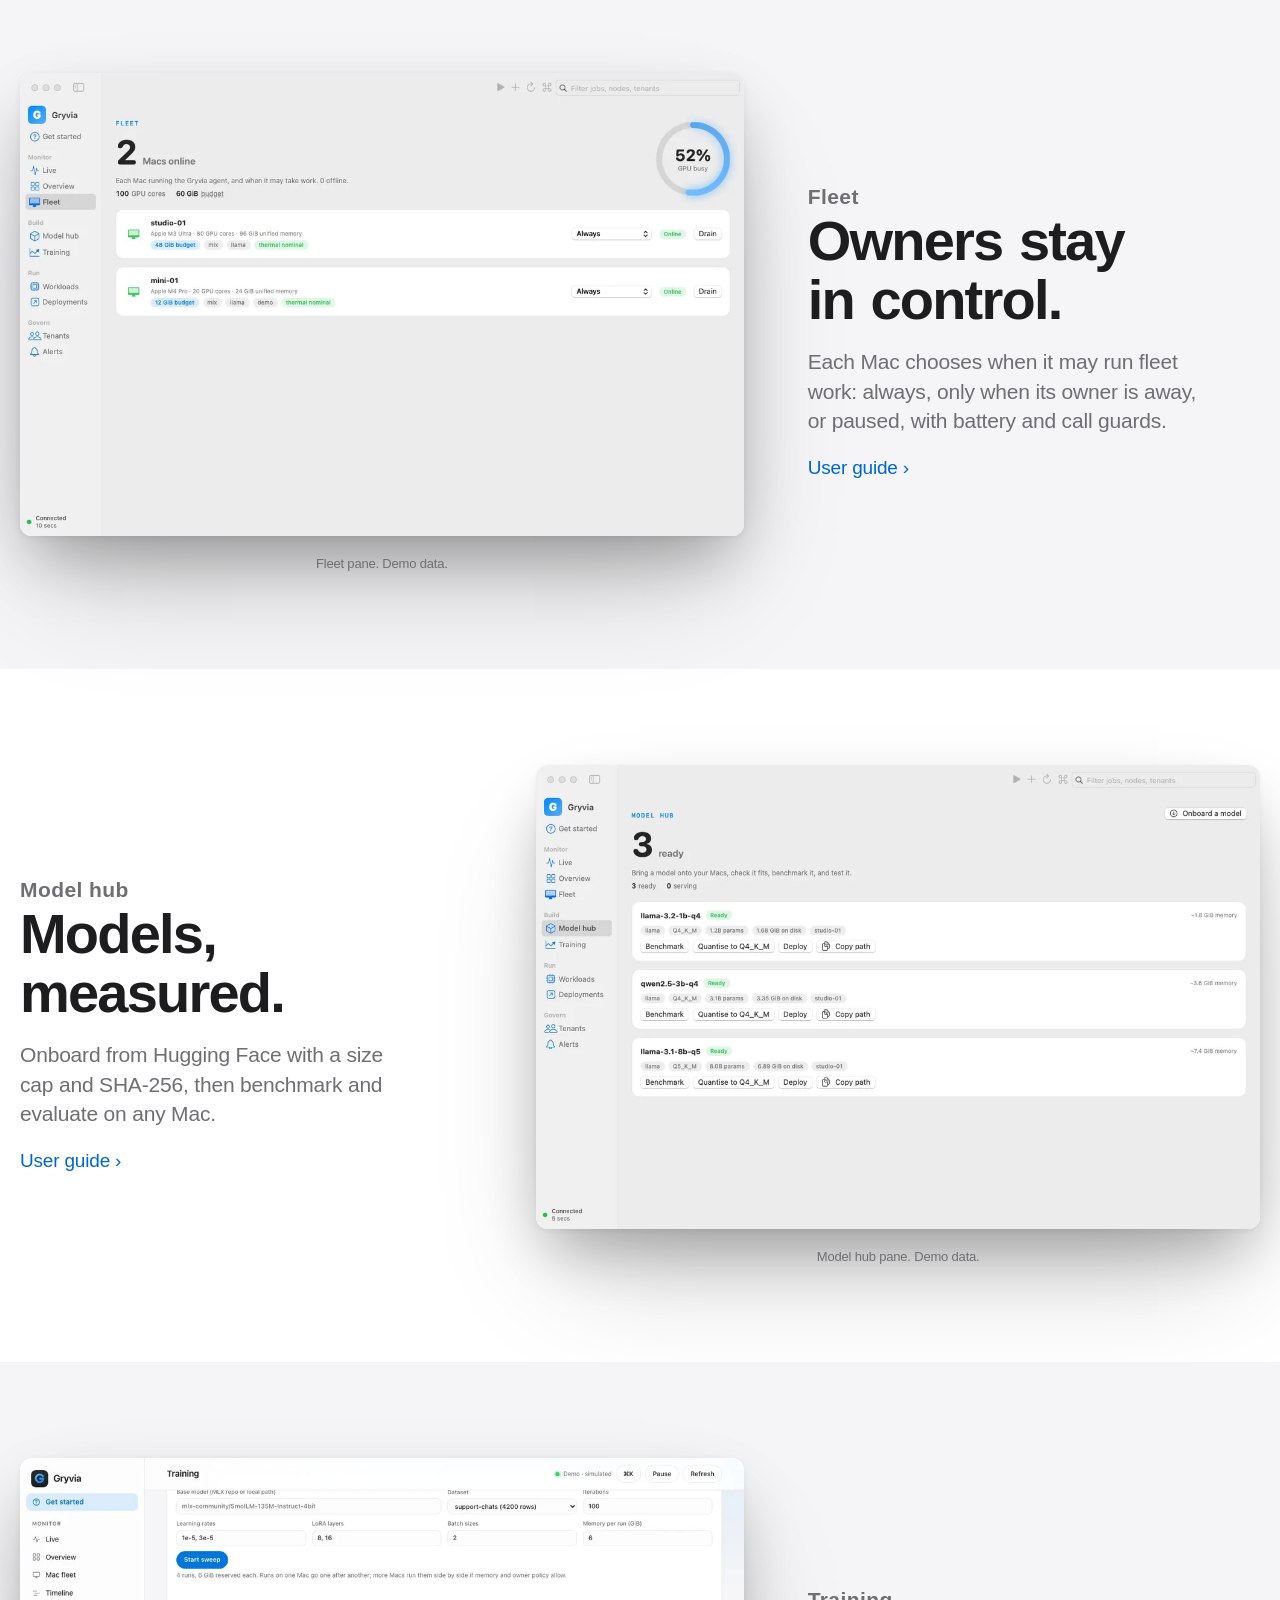
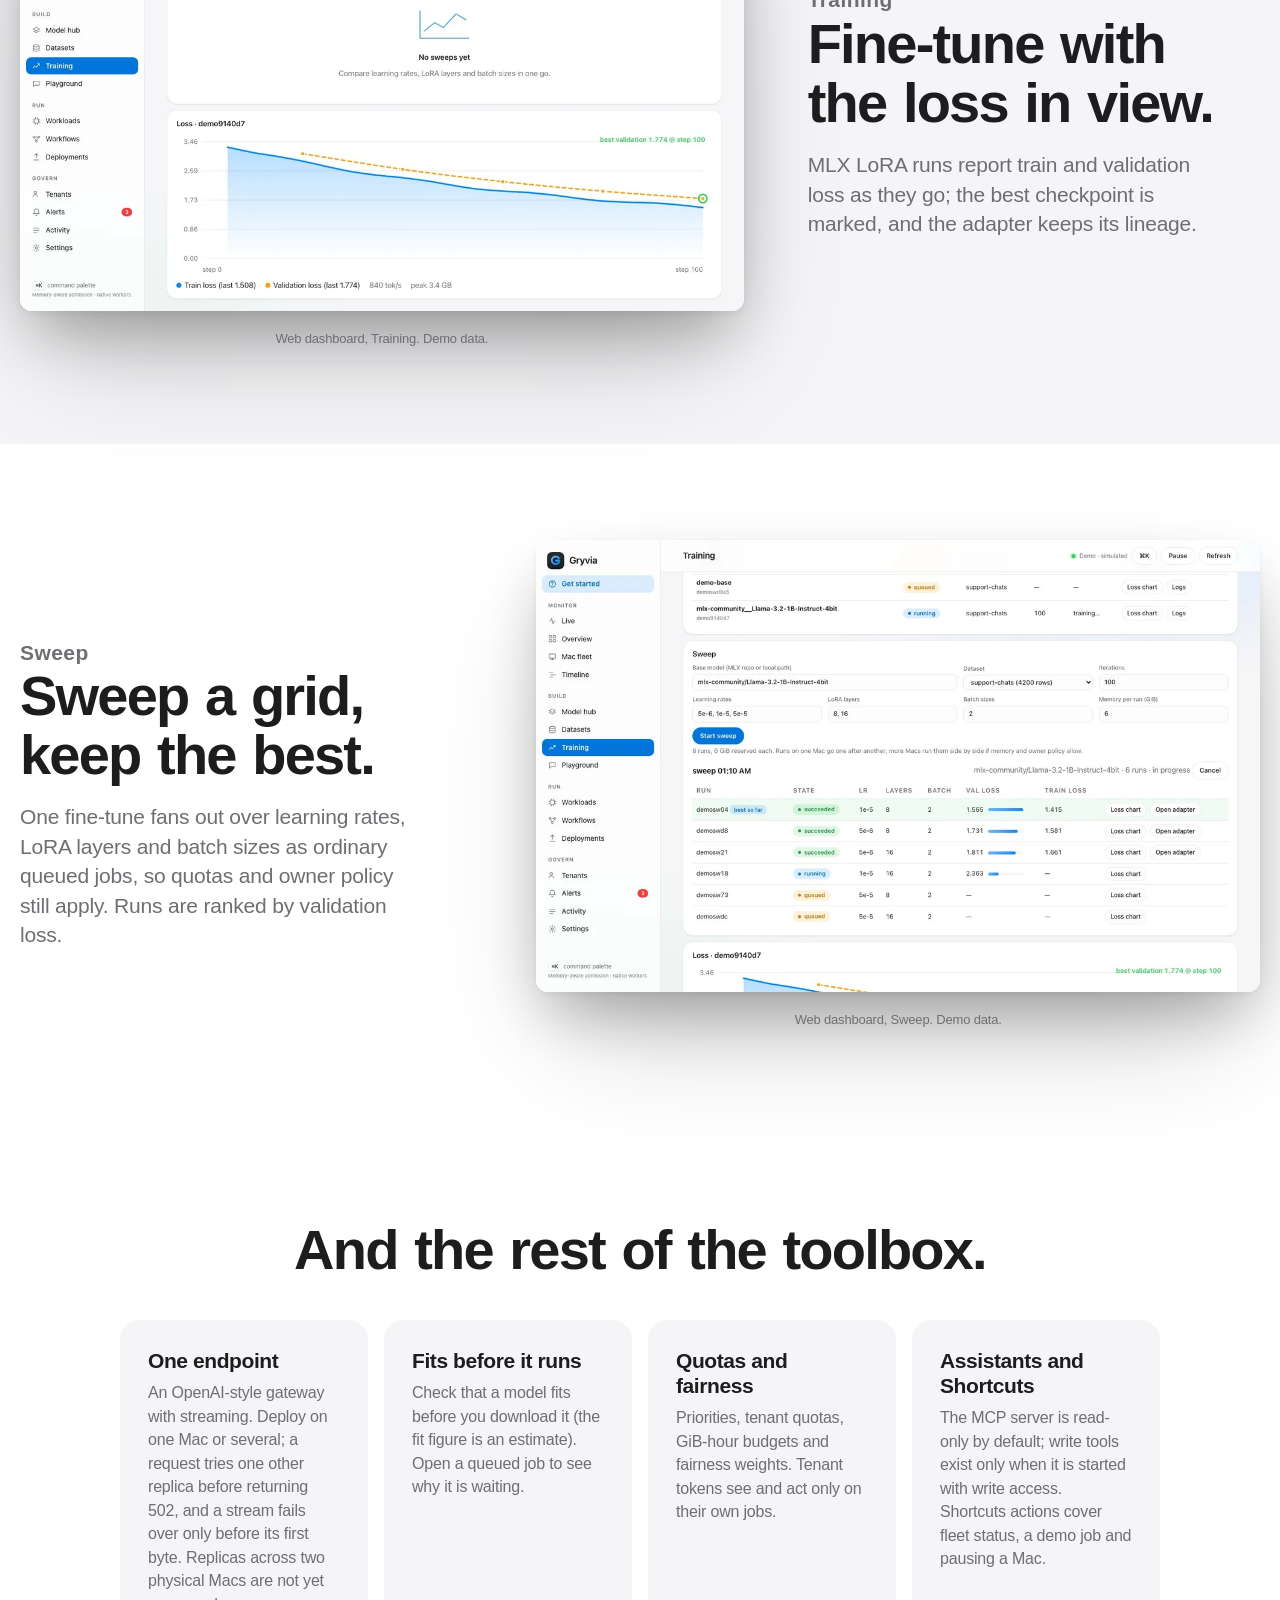
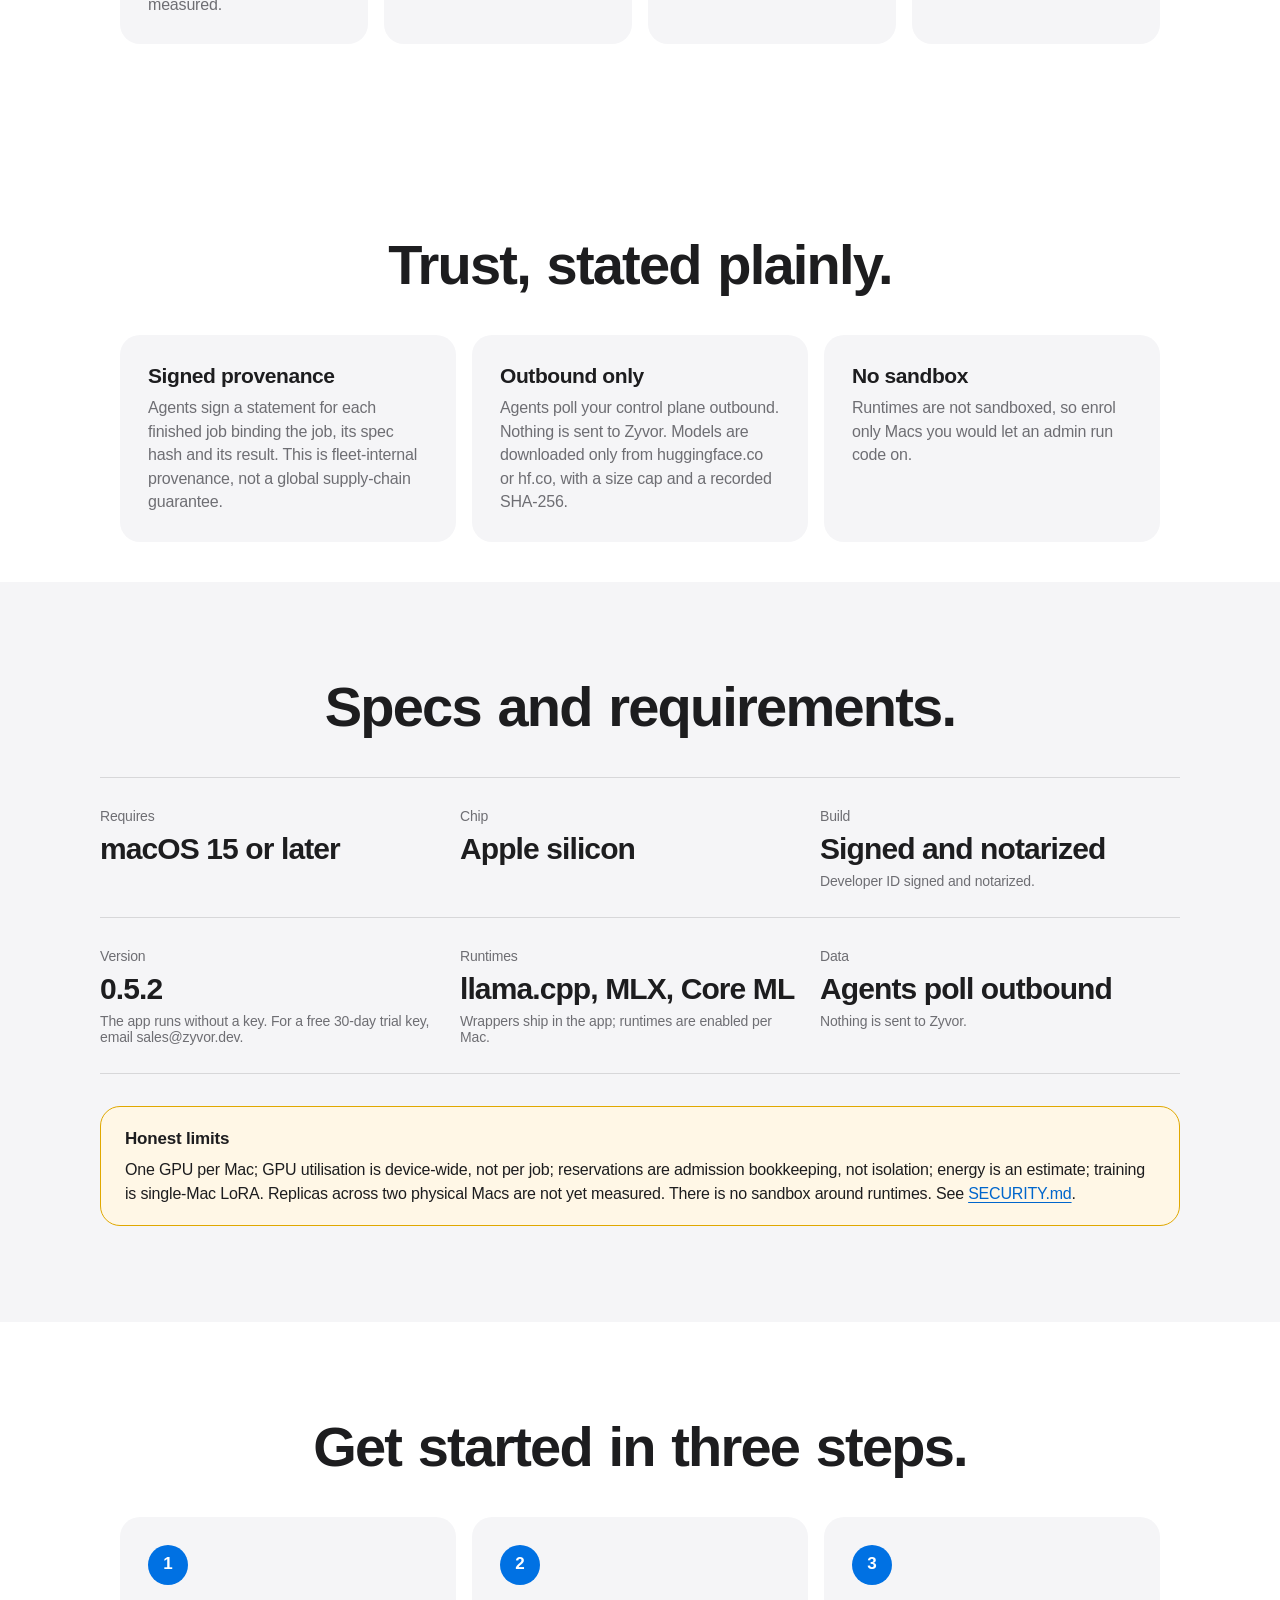
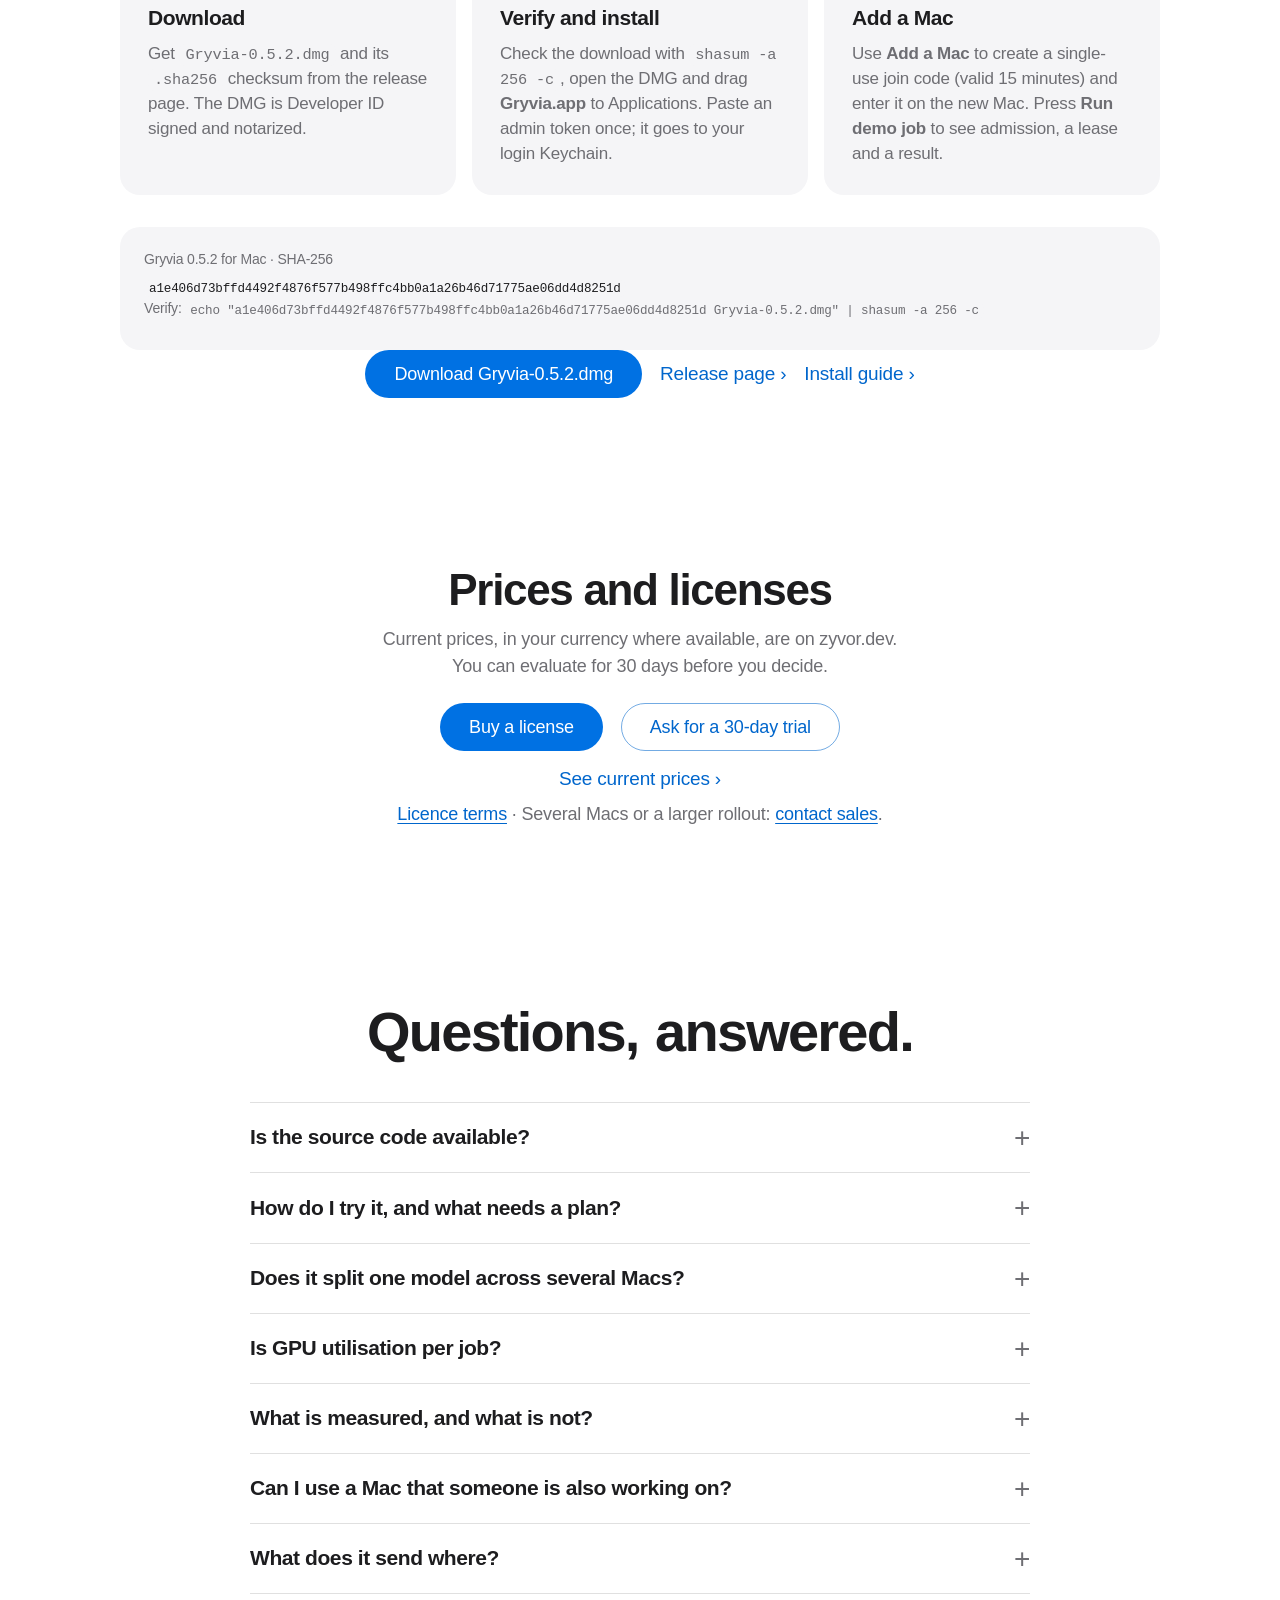
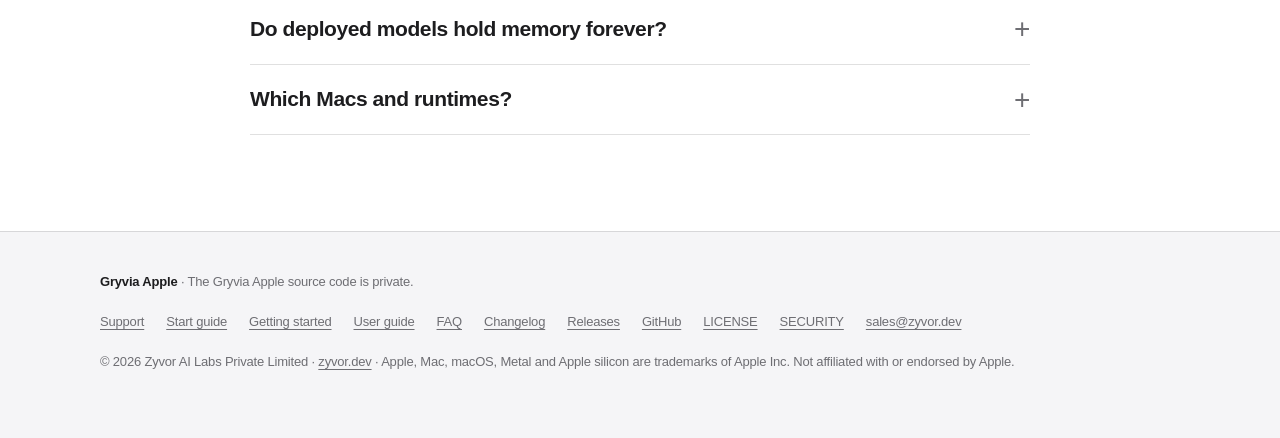
<file: site/index.html>
<!doctype html>
<html lang="en">
<head>
<meta charset="utf-8">
<meta name="viewport" content="width=device-width, initial-scale=1">
<meta name="color-scheme" content="light dark">
<meta name="theme-color" content="#ffffff" media="(prefers-color-scheme: light)">
<meta name="theme-color" content="#000000" media="(prefers-color-scheme: dark)">
<title>Gryvia Apple · Your Macs, scheduled.</title>
<meta name="description" content="A multi-tenant control plane for Apple silicon fleets: memory-aware admission, quotas, live GPU cores and signed provenance. Notarized Mac app for macOS 15 or later.">
<link rel="canonical" href="https://zyvorai.github.io/gryvia-apple/">
<link rel="icon" href="favicon.svg" type="image/svg+xml">
<link rel="apple-touch-icon" href="apple-touch-icon.png">

<meta property="og:type" content="website">
<meta property="og:site_name" content="Gryvia Apple">
<meta property="og:title" content="Gryvia Apple · Your Macs, scheduled.">
<meta property="og:description" content="Memory-aware admission, quotas, live GPU cores and signed provenance for Apple silicon fleets. Notarized Mac app, free 30-day trial.">
<meta property="og:url" content="https://zyvorai.github.io/gryvia-apple/">
<meta property="og:image" content="https://zyvorai.github.io/gryvia-apple/social/og.png">
<meta property="og:image:type" content="image/png">
<meta property="og:image:width" content="1200">
<meta property="og:image:height" content="630">
<meta property="og:image:alt" content="Gryvia Apple: Your Macs, scheduled. The app window shows demo data.">
<meta name="twitter:card" content="summary_large_image">
<meta name="twitter:title" content="Gryvia Apple · Your Macs, scheduled.">
<meta name="twitter:description" content="Memory-aware admission, quotas, live GPU cores and signed provenance for Apple silicon fleets. Notarized Mac app, free 30-day trial.">
<meta name="twitter:image" content="https://zyvorai.github.io/gryvia-apple/social/og.png">
<meta name="twitter:image:alt" content="Gryvia Apple: Your Macs, scheduled. The app window shows demo data.">
<link rel="stylesheet" href="assets/landing.css">
<link rel="stylesheet" href="assets/zyvor-buyer.css">
<style>:root{--accent-btn:#0071e3;--accent-ink:#0071e3;--accent-grad-a:#0071e3;--accent-grad-b:#5e5ce6}@media (prefers-color-scheme:dark){:root:not([data-theme="light"]){--accent-ink:#2997ff}}:root[data-theme="dark"]{--accent-ink:#2997ff}</style>
<script type="application/ld+json">{"@context":"https://schema.org","@type":"SoftwareApplication","name":"Gryvia Apple","applicationCategory":"DeveloperApplication","operatingSystem":"macOS","softwareVersion":"0.5.2","downloadUrl":"https://github.com/zyvorai/gryvia-apple/releases/tag/v0.5.2","url":"https://zyvorai.github.io/gryvia-apple/","description":"A multi-tenant control plane for Apple silicon fleets: memory-aware admission, quotas, live GPU cores and signed provenance. Notarized Mac app for macOS 15 or later.","image":"https://zyvorai.github.io/gryvia-apple/social/og.png","publisher":{"@type":"Organization","name":"Zyvor AI Labs Private Limited","url":"https://zyvor.dev"}}</script>
</head>
<body>
<a class="skip" href="#main">Skip to content</a>
<header class="nav">
  <a class="brand" href="./" aria-label="Gryvia Apple home"><img src="favicon.svg" width="26" height="26" alt=""><span>Gryvia</span></a>
  <nav aria-label="Primary"><ul><li><a href="#features">Features</a></li><li><a href="#specs">Specs</a></li><li><a href="#start">Get started</a></li><li><a href="#pricing">Pricing</a></li><li><a href="#faq">FAQ</a></li><li><a href="start/">Guide</a></li></ul></nav>
  <a class="btn small primary" href="https://github.com/zyvorai/gryvia-apple/releases/tag/v0.5.2">Download</a>
</header>
<main id="main">
<section class="hero" aria-labelledby="top">
  <img class="icon" src="favicon.svg" width="96" height="96" alt="Gryvia app icon">
  <p class="eyebrow">Gryvia for Apple silicon</p>
  <h1 id="top">Gryvia</h1>
  <p class="tagline">Your Macs, scheduled.</p>
  <p class="promise"><strong>A control plane for Apple silicon fleets.</strong> Memory-aware admission, quotas, live GPU cores and signed provenance in a notarized Mac app. Gryvia admits and places inference, fine-tuning and benchmark jobs against each Mac&#x27;s unified-memory budget.</p>
  <div class="buyer" role="group" aria-label="Get Gryvia">
    <div class="actions">
      <a class="btn primary" href="https://github.com/zyvorai/gryvia-apple/releases/download/v0.5.2/Gryvia-0.5.2.dmg">Download Gryvia 0.5.2</a>
      <a class="btn ghost" href="https://zyvor.dev/contact?intent=trial&amp;product=gryvia-apple" rel="noopener">Ask for a 30-day trial</a>
      <a class="btn ghost" href="https://zyvor.dev/buy" rel="noopener">Buy a license</a>
    </div>
    <p class="sub">Gryvia-0.5.2.dmg · <a href="https://zyvor.dev/pricing" rel="noopener">See current prices</a> · <a href="https://github.com/zyvorai/gryvia-apple/releases/tag/v0.5.2">All downloads</a></p>
    <p class="trust"><svg viewBox="0 0 24 24" fill="none" stroke="currentColor" stroke-width="2" stroke-linecap="round" stroke-linejoin="round" aria-hidden="true"><path d="M12 3l8 3v6c0 4.5-3.2 8-8 9-4.8-1-8-4.5-8-9V6z"/><path d="M8.5 12l2.5 2.5 4.5-5"/></svg><span><strong>Verified by Apple:</strong> Developer ID signed and notarized. This applies to the 0.5.2 DMG.</span></p>
    <ul class="reqs"><li>Requires macOS 15 or later on Apple silicon. Runtimes are not sandboxed, so enrol only Macs you would let an admin run code on.</li></ul>
  </div>
  <figure class="shot hero-shot"><picture><source media="(prefers-color-scheme: dark)" srcset="assets/img/hero-live-dark-1200.webp 1200w" sizes="(min-width:1080px) 1040px, 100vw"><img src="assets/img/hero-live-light-1200.webp" srcset="assets/img/hero-live-light-1200.webp 1200w" sizes="(min-width:1080px) 1040px, 100vw" width="1280" height="820" alt="Gryvia Live pane in the Mac app: 100 GPU cores across 2 online Macs, 52% GPU busy, the scheduling queue and per-Mac GPU core grids." fetchpriority="high" decoding="async"></picture><figcaption>The Live pane in the Mac app. Demo data on a simulated fleet, not a real one.</figcaption></figure>
</section>

<section class="outcomes" aria-labelledby="outcomes-h">
  <h2 id="outcomes-h">Schedule work across your Macs.</h2>
  <ul class="tiles"><li class="tile"><h3>Every Mac, counted</h3><p>GPU cores and measured busy percentage straight from macOS, memory reservations by job, and the scheduler&#x27;s reasoning as it happens.</p></li><li class="tile"><h3>Check a model fits before it runs</h3><p>See whether a model fits before you download it (the fit figure is an estimate), and open a queued job to see why it is waiting.</p></li><li class="tile"><h3>Owners stay in control</h3><p>Each Mac chooses when it may run fleet work: always, only when its owner is away, or paused, with battery and call guards.</p></li></ul>
</section>

<section class="band" aria-label="Overview">
  <h2>Several Macs, several people, one queue.</h2>
  <p>Gryvia decides which whole job runs on which Mac, in what order, and under whose quota.</p>
</section>

<div id="features">
<h2 class="sr">Features</h2>
<section class="feature" id="live" aria-labelledby="h-live"><div class="grid"><div class="copy"><p class="eyebrow">Live</p><h3 id="h-live">Every Mac, counted.</h3><p>GPU cores and measured busy percentage straight from macOS, memory reservations by job, and the scheduler&#x27;s reasoning as it happens.</p><a class="textlink" href="https://github.com/zyvorai/gryvia-apple/blob/main/docs/GETTING-STARTED.md">Getting started</a></div><figure class="shot"><picture><source media="(prefers-color-scheme: dark)" srcset="assets/img/live-dark-1200.webp 1200w" sizes="(min-width:960px) 62vw, 100vw"><img src="assets/img/live-light-1200.webp" srcset="assets/img/live-light-1200.webp 1200w" sizes="(min-width:960px) 62vw, 100vw" width="1280" height="820" alt="Gryvia Live pane: 100 GPU cores across 2 online Macs, a scheduling view with a queued fine-tune and two running jobs, and a core grid for each Mac." loading="lazy" decoding="async"></picture><figcaption>Live pane. Demo data.</figcaption></figure></div></section>
<section class="feature flip" id="fleet" aria-labelledby="h-fleet"><div class="grid"><div class="copy"><p class="eyebrow">Fleet</p><h3 id="h-fleet">Owners stay in control.</h3><p>Each Mac chooses when it may run fleet work: always, only when its owner is away, or paused, with battery and call guards.</p><a class="textlink" href="https://github.com/zyvorai/gryvia-apple/blob/main/docs/USER-GUIDE.md">User guide</a></div><figure class="shot"><picture><source media="(prefers-color-scheme: dark)" srcset="assets/img/fleet-dark-1200.webp 1200w" sizes="(min-width:960px) 62vw, 100vw"><img src="assets/img/fleet-light-1200.webp" srcset="assets/img/fleet-light-1200.webp 1200w" sizes="(min-width:960px) 62vw, 100vw" width="1280" height="820" alt="Gryvia Fleet pane: two online Macs, each with its GPU cores, unified memory, memory budget, an owner policy menu and a Drain button." loading="lazy" decoding="async"></picture><figcaption>Fleet pane. Demo data.</figcaption></figure></div></section>
<section class="feature" id="models" aria-labelledby="h-models"><div class="grid"><div class="copy"><p class="eyebrow">Model hub</p><h3 id="h-models">Models, measured.</h3><p>Onboard from Hugging Face with a size cap and SHA-256, then benchmark and evaluate on any Mac.</p><a class="textlink" href="https://github.com/zyvorai/gryvia-apple/blob/main/docs/USER-GUIDE.md">User guide</a></div><figure class="shot"><picture><source media="(prefers-color-scheme: dark)" srcset="assets/img/models-dark-1200.webp 1200w" sizes="(min-width:960px) 62vw, 100vw"><img src="assets/img/models-light-1200.webp" srcset="assets/img/models-light-1200.webp 1200w" sizes="(min-width:960px) 62vw, 100vw" width="1280" height="820" alt="Gryvia Model hub pane: three ready models with their quantisation, parameter count, size on disk and Macs, each with Benchmark, Quantise, Deploy and Copy path buttons." loading="lazy" decoding="async"></picture><figcaption>Model hub pane. Demo data.</figcaption></figure></div></section>
<section class="feature flip" id="training" aria-labelledby="h-training"><div class="grid"><div class="copy"><p class="eyebrow">Training</p><h3 id="h-training">Fine-tune with the loss in view.</h3><p>MLX LoRA runs report train and validation loss as they go; the best checkpoint is marked, and the adapter keeps its lineage.</p></div><figure class="shot"><picture><source media="(prefers-color-scheme: dark)" srcset="assets/img/training-dark-1200.webp 1200w" sizes="(min-width:960px) 62vw, 100vw"><img src="assets/img/training-light-1200.webp" srcset="assets/img/training-light-1200.webp 1200w" sizes="(min-width:960px) 62vw, 100vw" width="1440" height="900" alt="Gryvia web dashboard, Training: a loss chart with train and validation loss falling over 100 steps, the best validation loss marked." loading="lazy" decoding="async"></picture><figcaption>Web dashboard, Training. Demo data.</figcaption></figure></div></section>
<section class="feature" id="sweep" aria-labelledby="h-sweep"><div class="grid"><div class="copy"><p class="eyebrow">Sweep</p><h3 id="h-sweep">Sweep a grid, keep the best.</h3><p>One fine-tune fans out over learning rates, LoRA layers and batch sizes as ordinary queued jobs, so quotas and owner policy still apply. Runs are ranked by validation loss.</p></div><figure class="shot"><picture><source media="(prefers-color-scheme: dark)" srcset="assets/img/sweep-dark-1200.webp 1200w" sizes="(min-width:960px) 62vw, 100vw"><img src="assets/img/sweep-light-1200.webp" srcset="assets/img/sweep-light-1200.webp 1200w" sizes="(min-width:960px) 62vw, 100vw" width="1440" height="900" alt="Gryvia web dashboard, Sweep: six fine-tune runs with state, learning rate, LoRA layers, batch size and validation loss; the best run so far is highlighted." loading="lazy" decoding="async"></picture><figcaption>Web dashboard, Sweep. Demo data.</figcaption></figure></div></section>
</div>

<section class="more" aria-labelledby="more-h">
  <h2 id="more-h">And the rest of the toolbox.</h2>
  <div class="cards"><div class="card"><h3>One endpoint</h3><p>An OpenAI-style gateway with streaming. Deploy on one Mac or several; a request tries one other replica before returning 502, and a stream fails over only before its first byte. Replicas across two physical Macs are not yet measured.</p></div><div class="card"><h3>Fits before it runs</h3><p>Check that a model fits before you download it (the fit figure is an estimate). Open a queued job to see why it is waiting.</p></div><div class="card"><h3>Quotas and fairness</h3><p>Priorities, tenant quotas, GiB-hour budgets and fairness weights. Tenant tokens see and act only on their own jobs.</p></div><div class="card"><h3>Assistants and Shortcuts</h3><p>The MCP server is read-only by default; write tools exist only when it is started with write access. Shortcuts actions cover fleet status, a demo job and pausing a Mac.</p></div></div>
</section>

<section class="privacy" aria-labelledby="privacy-h">
  <h2 id="privacy-h">Trust, stated plainly.</h2>
  <div class="cards"><div class="card"><h3>Signed provenance</h3><p>Agents sign a statement for each finished job binding the job, its spec hash and its result. This is fleet-internal provenance, not a global supply-chain guarantee.</p></div><div class="card"><h3>Outbound only</h3><p>Agents poll your control plane outbound. Nothing is sent to Zyvor. Models are downloaded only from huggingface.co or hf.co, with a size cap and a recorded SHA-256.</p></div><div class="card"><h3>No sandbox</h3><p>Runtimes are not sandboxed, so enrol only Macs you would let an admin run code on.</p></div></div>
</section>

<section class="specs" id="specs" aria-labelledby="specs-h">
  <h2 id="specs-h">Specs and requirements.</h2>
  <dl class="specs-grid"><div class="spec"><dt>Requires</dt><dd>macOS 15 or later</dd></div><div class="spec"><dt>Chip</dt><dd>Apple silicon</dd></div><div class="spec"><dt>Build</dt><dd>Signed and notarized<small>Developer ID signed and notarized.</small></dd></div><div class="spec"><dt>Version</dt><dd>0.5.2<small>The app runs without a key. For a free 30-day trial key, email sales@zyvor.dev.</small></dd></div><div class="spec"><dt>Runtimes</dt><dd>llama.cpp, MLX, Core ML<small>Wrappers ship in the app; runtimes are enabled per Mac.</small></dd></div><div class="spec"><dt>Data</dt><dd>Agents poll outbound<small>Nothing is sent to Zyvor.</small></dd></div></dl>
  <div class="limit" role="note"><h3>Honest limits</h3><p>One GPU per Mac; GPU utilisation is device-wide, not per job; reservations are admission bookkeeping, not isolation; energy is an estimate; training is single-Mac LoRA. Replicas across two physical Macs are not yet measured. There is no sandbox around runtimes. See <a href="https://github.com/zyvorai/gryvia-apple/blob/main/SECURITY.md">SECURITY.md</a>.</p></div>
</section>

<section class="steps" id="start" aria-labelledby="steps-h">
  <h2 id="steps-h">Get started in three steps.</h2>
  <ol><li><h3>Download</h3><p>Get <code>Gryvia-0.5.2.dmg</code> and its <code>.sha256</code> checksum from the release page. The DMG is Developer ID signed and notarized.</p></li><li><h3>Verify and install</h3><p>Check the download with <code>shasum -a 256 -c</code>, open the DMG and drag <b>Gryvia.app</b> to Applications. Paste an admin token once; it goes to your login Keychain.</p></li><li><h3>Add a Mac</h3><p>Use <b>Add a Mac</b> to create a single-use join code (valid 15 minutes) and enter it on the new Mac. Press <b>Run demo job</b> to see admission, a lease and a result.</p></li></ol>
  <div class="sha">
    <p>Gryvia 0.5.2 for Mac · SHA-256</p>
    <pre><code id="sha">a1e406d73bffd4492f4876f577b498ffc4bb0a1a26b46d71775ae06dd4d8251d</code></pre>
    <p>Verify: <code>echo "a1e406d73bffd4492f4876f577b498ffc4bb0a1a26b46d71775ae06dd4d8251d Gryvia-0.5.2.dmg" | shasum -a 256 -c</code></p>
  </div>
  <p class="cta"><a class="btn primary" href="https://github.com/zyvorai/gryvia-apple/releases/download/v0.5.2/Gryvia-0.5.2.dmg">Download Gryvia-0.5.2.dmg</a><a class="textlink" href="https://github.com/zyvorai/gryvia-apple/releases/tag/v0.5.2">Release page</a><a class="textlink" href="start/">Install guide</a></p>
</section>

<section class="buy-pointer" id="pricing" aria-labelledby="pricing-h">
  <h2 id="pricing-h">Prices and licenses</h2>
  <p>Current prices, in your currency where available, are on zyvor.dev. You can evaluate for 30 days before you decide.</p>
  <p class="cta"><a class="btn primary" href="https://zyvor.dev/buy" rel="noopener">Buy a license</a><a class="btn ghost" href="https://zyvor.dev/contact?intent=trial&amp;product=gryvia-apple" rel="noopener">Ask for a 30-day trial</a><a class="textlink" href="https://zyvor.dev/pricing" rel="noopener">See current prices</a></p>
  <p class="fine"><a href="https://github.com/zyvorai/gryvia-apple/blob/main/docs/COMMERCIAL-LICENSE.md">Licence terms</a> · Several Macs or a larger rollout: <a href="https://zyvor.dev/contact?intent=sales&amp;product=gryvia-apple" rel="noopener">contact sales</a>.</p>
</section>

<section class="faq" id="faq" aria-labelledby="faq-h">
  <h2 id="faq-h">Questions, answered.</h2>
  <details><summary>Is the source code available?</summary><p>No. The Gryvia Apple source code is private. This repository holds documentation, this website and the downloads. The licence text is in <a href="https://github.com/zyvorai/gryvia-apple/blob/main/LICENSE">LICENSE</a>.</p></details>
<details><summary>How do I try it, and what needs a plan?</summary><p>Write to sales@zyvor.dev for a free 30-day trial key. The trial is soft: nothing is disabled and no data is lost when it ends. Running it for real work, whether you are one person at home (Personal plan) or a business (Solo, Team or larger), needs a plan from <a href="https://zyvor.dev/buy#gryvia">zyvor.dev/buy</a>. v0.4.0 and earlier were released with a free personal-use grant, which stays valid for those versions. The LICENSE file is the authority; ask sales@zyvor.dev if your case is unclear.</p></details>
<details><summary>Does it split one model across several Macs?</summary><p>No. For that, look at exo or MLX distributed. Gryvia decides which whole job runs on which Mac and under whose quota.</p></details>
<details><summary>Is GPU utilisation per job?</summary><p>No. It is the whole Mac's GPU load as macOS reports it, including other apps. Reservations are admission bookkeeping and energy figures are estimates.</p></details>
<details><summary>What is measured, and what is not?</summary><p>GPU core counts and utilisation come from macOS (the IORegistry, no sudo) and were matched against <code>ioreg</code> on a dev Mac and a Mac mini in a dated validation run on 2026-10-14. Replicas across two physical Macs are not yet measured, and in that run the Metal, MLX and llama runtimes, GPU throughput and isolation, and the energy helper on real hardware were not verified.</p></details>
<details><summary>Can I use a Mac that someone is also working on?</summary><p>Yes: set its policy to &ldquo;only when I am away&rdquo;. Work starts after the idle time you choose and yields when the owner returns. Battery, Low Power Mode and call guards apply.</p></details>
<details><summary>What does it send where?</summary><p>Agents poll your control plane outbound. Nothing is sent to Zyvor. Models are downloaded only from huggingface.co or hf.co, with a size cap and a recorded SHA-256.</p></details>
<details><summary>Do deployed models hold memory forever?</summary><p>Only until you stop them. Idle eviction is opt-in; there is no autoscaler, and the next request does not redeploy a model automatically.</p></details>
<details><summary>Which Macs and runtimes?</summary><p>Apple silicon on macOS 15 or later. llama.cpp (GGUF), MLX and Core ML wrappers ship in the app, and runtimes are enabled per Mac.</p></details>
</section>
</main>
<footer class="footer">
  <p><strong>Gryvia Apple</strong> · The Gryvia Apple source code is private.</p>
  <p class="links"><a href="https://zyvor.dev/contact">Support</a><a href="start/">Start guide</a><a href="https://github.com/zyvorai/gryvia-apple/blob/main/docs/GETTING-STARTED.md">Getting started</a><a href="https://github.com/zyvorai/gryvia-apple/blob/main/docs/USER-GUIDE.md">User guide</a><a href="https://github.com/zyvorai/gryvia-apple/blob/main/docs/FAQ.md">FAQ</a><a href="https://github.com/zyvorai/gryvia-apple/blob/main/CHANGELOG.md">Changelog</a><a href="https://github.com/zyvorai/gryvia-apple/releases">Releases</a><a href="https://github.com/zyvorai/gryvia-apple">GitHub</a><a href="https://github.com/zyvorai/gryvia-apple/blob/main/LICENSE">LICENSE</a><a href="https://github.com/zyvorai/gryvia-apple/blob/main/SECURITY.md">SECURITY</a><a href="mailto:sales@zyvor.dev">sales@zyvor.dev</a></p>
  <p>© 2026 Zyvor AI Labs Private Limited · <a href="https://zyvor.dev">zyvor.dev</a> · Apple, Mac, macOS, Metal and Apple silicon are trademarks of Apple Inc. Not affiliated with or endorsed by Apple.</p>
</footer>
</body>
</html>
</file>
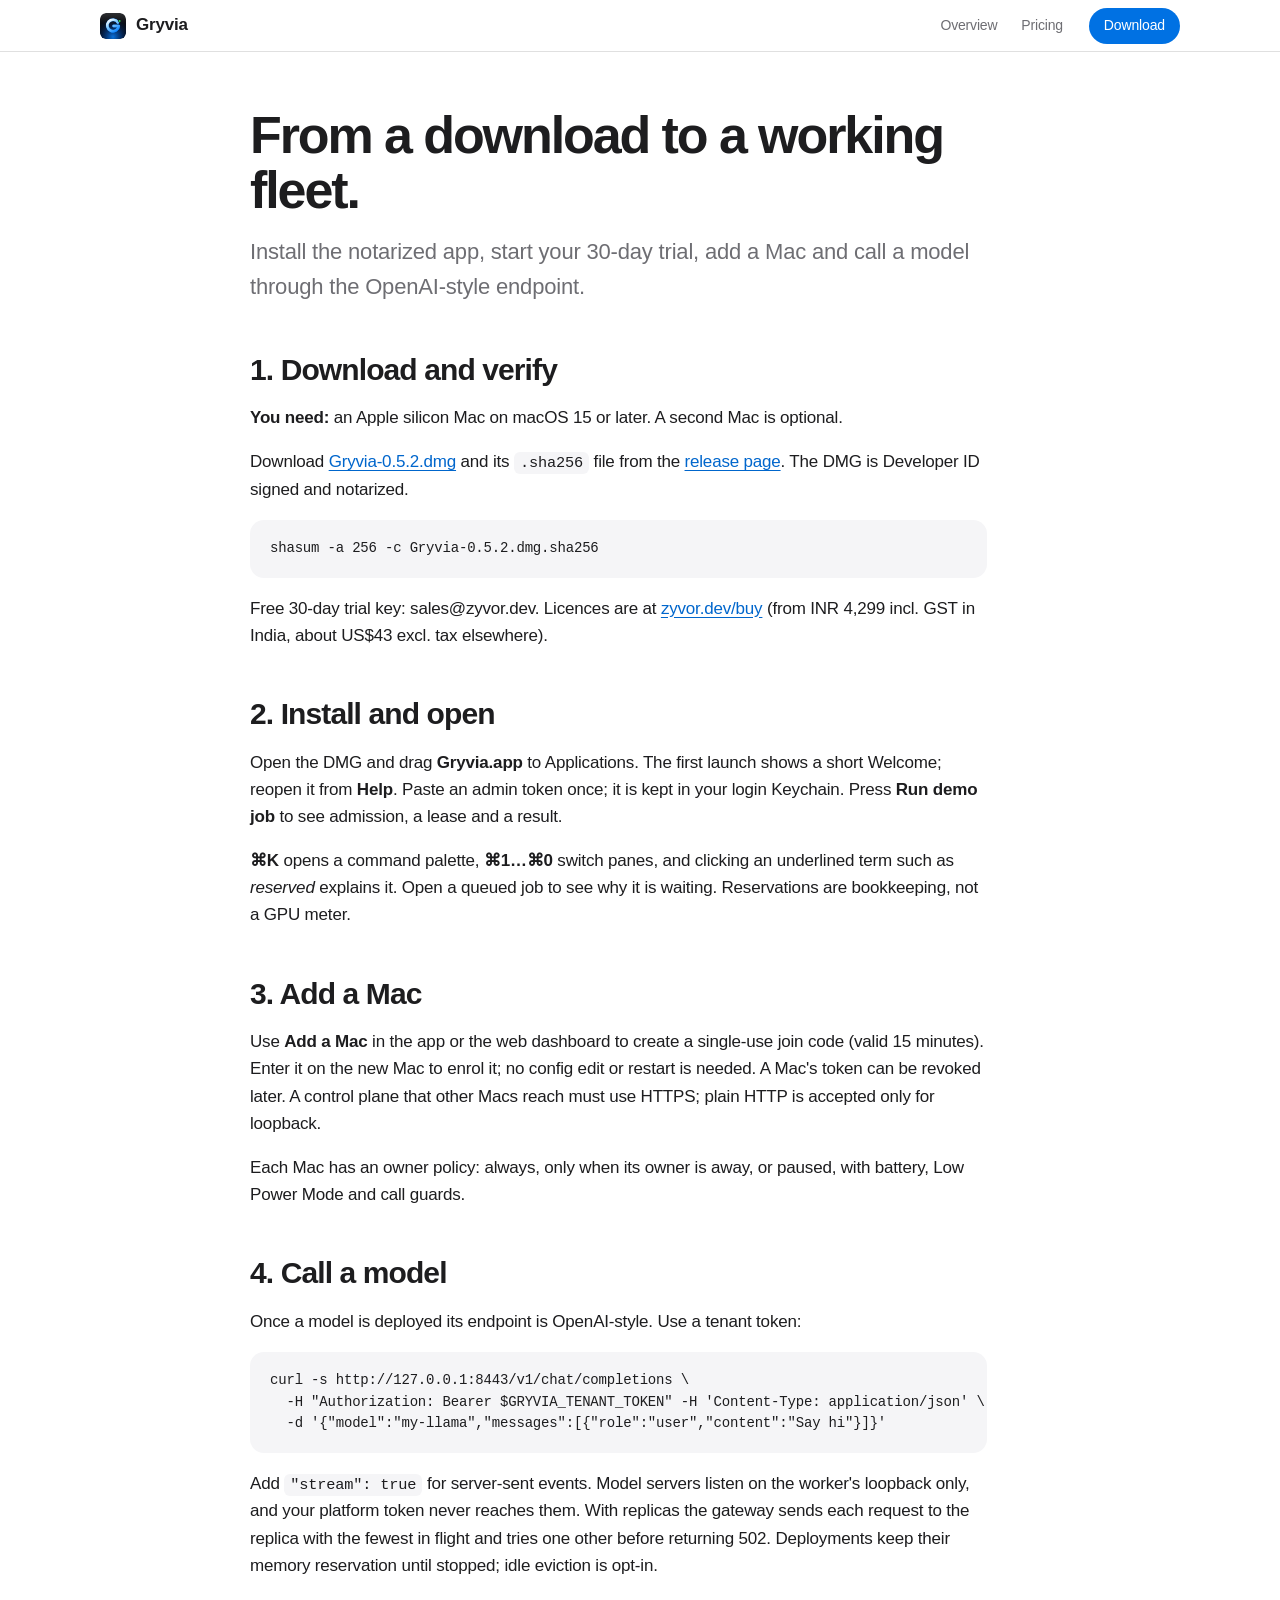
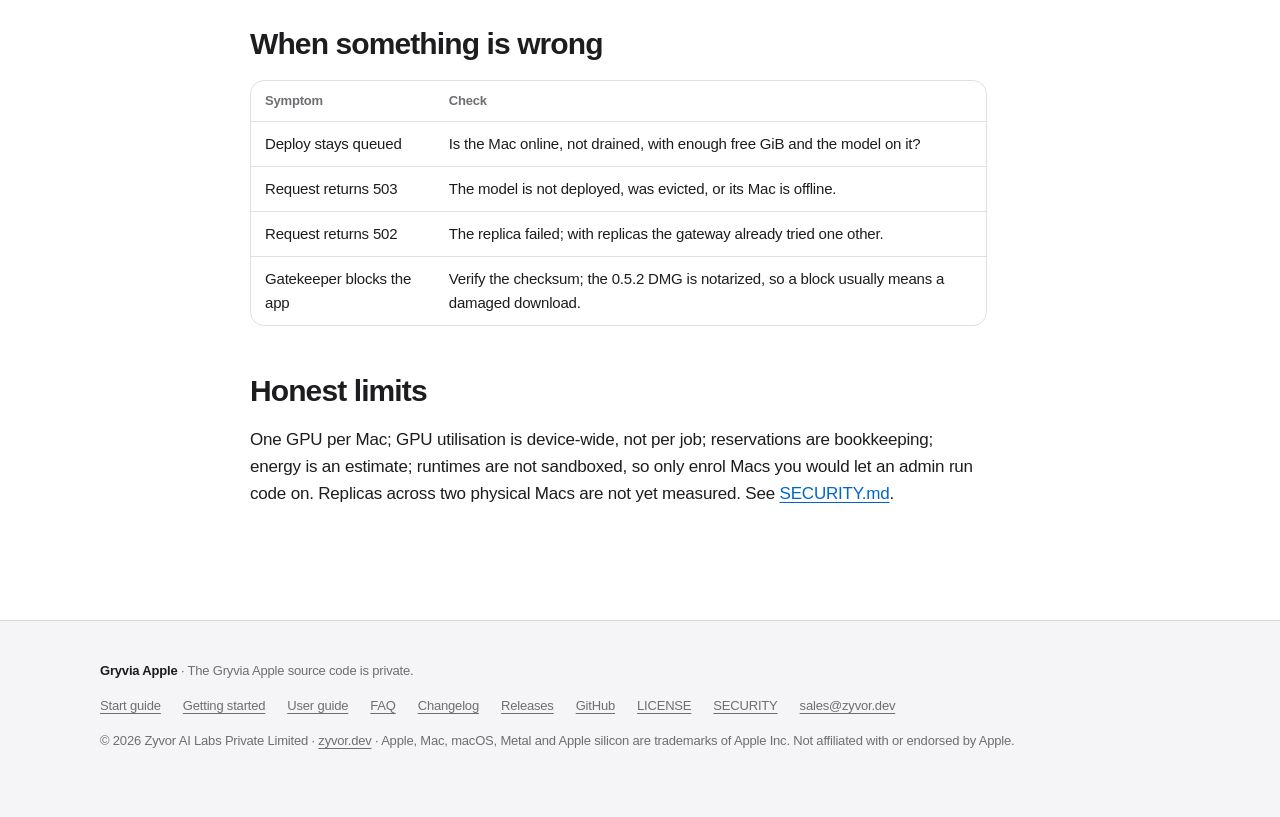
<file: start/index.html>
<!doctype html>
<html lang="en">
<head>
<meta charset="utf-8">
<meta name="viewport" content="width=device-width, initial-scale=1">
<meta name="color-scheme" content="light dark">
<meta name="theme-color" content="#ffffff" media="(prefers-color-scheme: light)">
<meta name="theme-color" content="#000000" media="(prefers-color-scheme: dark)">
<title>Get started with Gryvia Apple</title>
<meta name="description" content="Download, install and try Gryvia Apple: requirements, the free 30-day trial key, first launch, adding a Mac and calling a served model.">

<link rel="canonical" href="https://zyvorai.github.io/gryvia-apple/start/">
<link rel="icon" href="../favicon.svg" type="image/svg+xml">
<link rel="apple-touch-icon" href="../apple-touch-icon.png">
<meta property="og:type" content="website">
<meta property="og:site_name" content="Gryvia Apple">
<meta property="og:title" content="Get started with Gryvia Apple">
<meta property="og:description" content="Download, install and try Gryvia Apple: requirements, the free 30-day trial key, first launch, adding a Mac and calling a served model.">
<meta property="og:url" content="https://zyvorai.github.io/gryvia-apple/start/">
<meta property="og:image" content="https://zyvorai.github.io/gryvia-apple/social/og.png">
<meta property="og:image:type" content="image/png">
<meta property="og:image:width" content="1200">
<meta property="og:image:height" content="630">
<meta property="og:image:alt" content="Gryvia Apple: Your Macs, scheduled. The app window shows demo data.">
<meta name="twitter:card" content="summary_large_image">
<meta name="twitter:title" content="Get started with Gryvia Apple">
<meta name="twitter:description" content="Download, install and try Gryvia Apple: requirements, the free 30-day trial key, first launch, adding a Mac and calling a served model.">
<meta name="twitter:image" content="https://zyvorai.github.io/gryvia-apple/social/og.png">
<meta name="twitter:image:alt" content="Gryvia Apple: Your Macs, scheduled. The app window shows demo data.">
<link rel="stylesheet" href="../assets/docs.css">
<style>:root{--accent-btn:#0071e3;--accent-ink:#0071e3;--accent-grad-a:#0071e3;--accent-grad-b:#5e5ce6}@media (prefers-color-scheme:dark){:root:not([data-theme="light"]){--accent-ink:#2997ff}}</style>
</head>
<body>
<a class="skip" href="#main">Skip to content</a>
<header class="nav">
  <a class="brand" href="../" aria-label="Gryvia Apple home"><img src="../favicon.svg" width="26" height="26" alt=""><span>Gryvia</span></a>
  <nav aria-label="Primary"><ul><li><a href="../">Overview</a></li><li><a href="../#pricing">Pricing</a></li></ul></nav>
  <a class="btn small primary" href="https://github.com/zyvorai/gryvia-apple/releases/tag/v0.5.2">Download</a>
</header>
<main id="main" class="page">
  <article class="prose">
    <h1>From a download to a working fleet.</h1>
    <p class="lede">Install the notarized app, start your 30-day trial, add a Mac and call a model through the OpenAI-style endpoint.</p>
    <h2 id="download">1. Download and verify</h2>
<p><strong>You need:</strong> an Apple silicon Mac on macOS 15 or later. A second Mac is optional.</p>
<p>Download <a href="https://github.com/zyvorai/gryvia-apple/releases/download/v0.5.2/Gryvia-0.5.2.dmg">Gryvia-0.5.2.dmg</a> and its <code>.sha256</code> file from the <a href="https://github.com/zyvorai/gryvia-apple/releases/tag/v0.5.2">release page</a>. The DMG is Developer ID signed and notarized.</p>
<pre><code>shasum -a 256 -c Gryvia-0.5.2.dmg.sha256</code></pre>
<p>Free 30-day trial key: sales@zyvor.dev. Licences are at <a href="https://zyvor.dev/buy#gryvia">zyvor.dev/buy</a> (from INR 4,299 incl. GST in India, about US$43 excl. tax elsewhere).</p>
<h2 id="install">2. Install and open</h2>
<p>Open the DMG and drag <strong>Gryvia.app</strong> to Applications. The first launch shows a short Welcome; reopen it from <strong>Help</strong>. Paste an admin token once; it is kept in your login Keychain. Press <strong>Run demo job</strong> to see admission, a lease and a result.</p>
<p><strong>&#8984;K</strong> opens a command palette, <strong>&#8984;1&#8230;&#8984;0</strong> switch panes, and clicking an underlined term such as <em>reserved</em> explains it. Open a queued job to see why it is waiting. Reservations are bookkeeping, not a GPU meter.</p>
<h2 id="add-a-mac">3. Add a Mac</h2>
<p>Use <strong>Add a Mac</strong> in the app or the web dashboard to create a single-use join code (valid 15 minutes). Enter it on the new Mac to enrol it; no config edit or restart is needed. A Mac's token can be revoked later. A control plane that other Macs reach must use HTTPS; plain HTTP is accepted only for loopback.</p>
<p>Each Mac has an owner policy: always, only when its owner is away, or paused, with battery, Low Power Mode and call guards.</p>
<h2 id="call-a-model">4. Call a model</h2>
<p>Once a model is deployed its endpoint is OpenAI-style. Use a tenant token:</p>
<pre><code>curl -s http://127.0.0.1:8443/v1/chat/completions \
  -H "Authorization: Bearer $GRYVIA_TENANT_TOKEN" -H 'Content-Type: application/json' \
  -d '{"model":"my-llama","messages":[{"role":"user","content":"Say hi"}]}'</code></pre>
<p>Add <code>"stream": true</code> for server-sent events. Model servers listen on the worker's loopback only, and your platform token never reaches them. With replicas the gateway sends each request to the replica with the fewest in flight and tries one other before returning 502. Deployments keep their memory reservation until stopped; idle eviction is opt-in.</p>
<h2 id="troubleshooting">When something is wrong</h2>
<div class="table-wrap"><table>
<tr><th>Symptom</th><th>Check</th></tr>
<tr><td>Deploy stays queued</td><td>Is the Mac online, not drained, with enough free GiB and the model on it?</td></tr>
<tr><td>Request returns 503</td><td>The model is not deployed, was evicted, or its Mac is offline.</td></tr>
<tr><td>Request returns 502</td><td>The replica failed; with replicas the gateway already tried one other.</td></tr>
<tr><td>Gatekeeper blocks the app</td><td>Verify the checksum; the 0.5.2 DMG is notarized, so a block usually means a damaged download.</td></tr>
</table></div>
<h2 id="limits">Honest limits</h2>
<p>One GPU per Mac; GPU utilisation is device-wide, not per job; reservations are bookkeeping; energy is an estimate; runtimes are not sandboxed, so only enrol Macs you would let an admin run code on. Replicas across two physical Macs are not yet measured. See <a href="https://github.com/zyvorai/gryvia-apple/blob/main/SECURITY.md">SECURITY.md</a>.</p>
  </article>
</main>
<footer class="footer">
  <p><strong>Gryvia Apple</strong> · The Gryvia Apple source code is private.</p>
  <p class="links"><a href="../start/">Start guide</a><a href="https://github.com/zyvorai/gryvia-apple/blob/main/docs/GETTING-STARTED.md">Getting started</a><a href="https://github.com/zyvorai/gryvia-apple/blob/main/docs/USER-GUIDE.md">User guide</a><a href="https://github.com/zyvorai/gryvia-apple/blob/main/docs/FAQ.md">FAQ</a><a href="https://github.com/zyvorai/gryvia-apple/blob/main/CHANGELOG.md">Changelog</a><a href="https://github.com/zyvorai/gryvia-apple/releases">Releases</a><a href="https://github.com/zyvorai/gryvia-apple">GitHub</a><a href="https://github.com/zyvorai/gryvia-apple/blob/main/LICENSE">LICENSE</a><a href="https://github.com/zyvorai/gryvia-apple/blob/main/SECURITY.md">SECURITY</a><a href="mailto:sales@zyvor.dev">sales@zyvor.dev</a></p>
  <p>© 2026 Zyvor AI Labs Private Limited · <a href="https://zyvor.dev">zyvor.dev</a> · Apple, Mac, macOS, Metal and Apple silicon are trademarks of Apple Inc. Not affiliated with or endorsed by Apple.</p>
</footer>
</body>
</html>
</file>
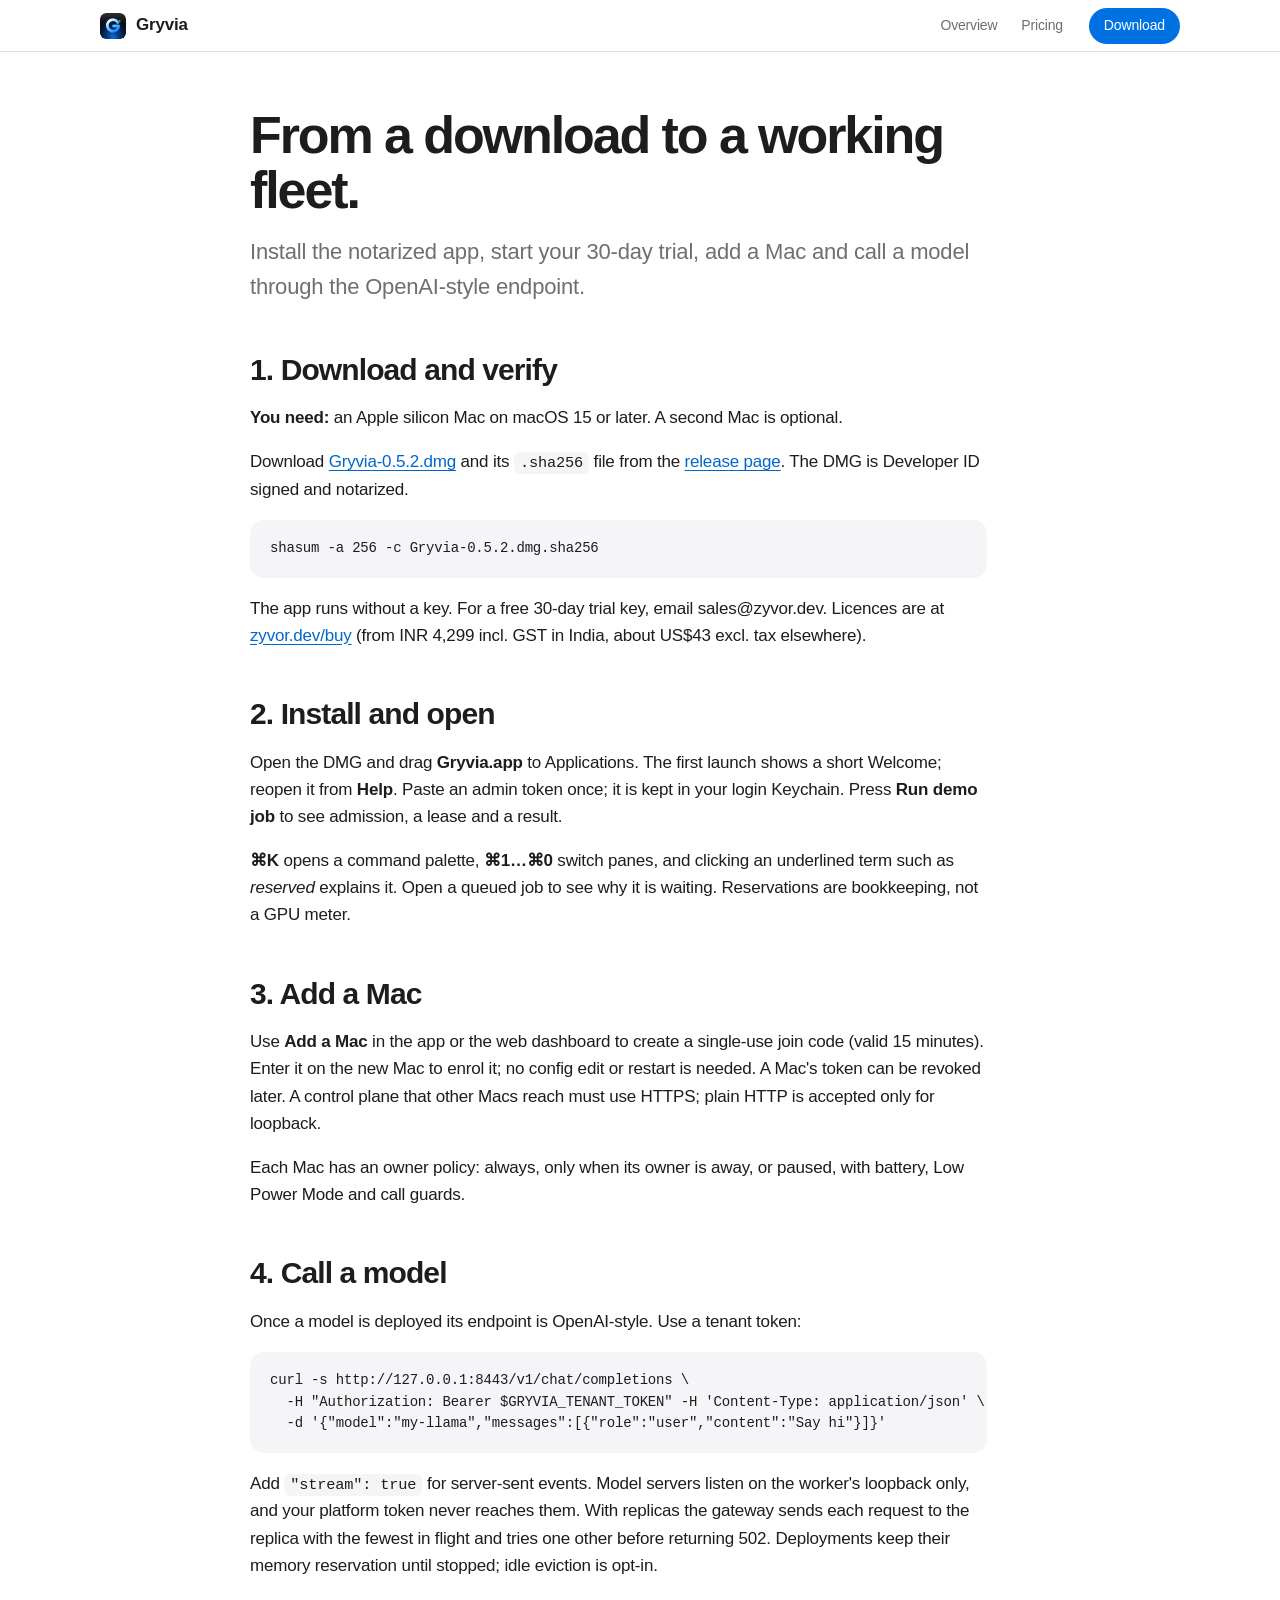
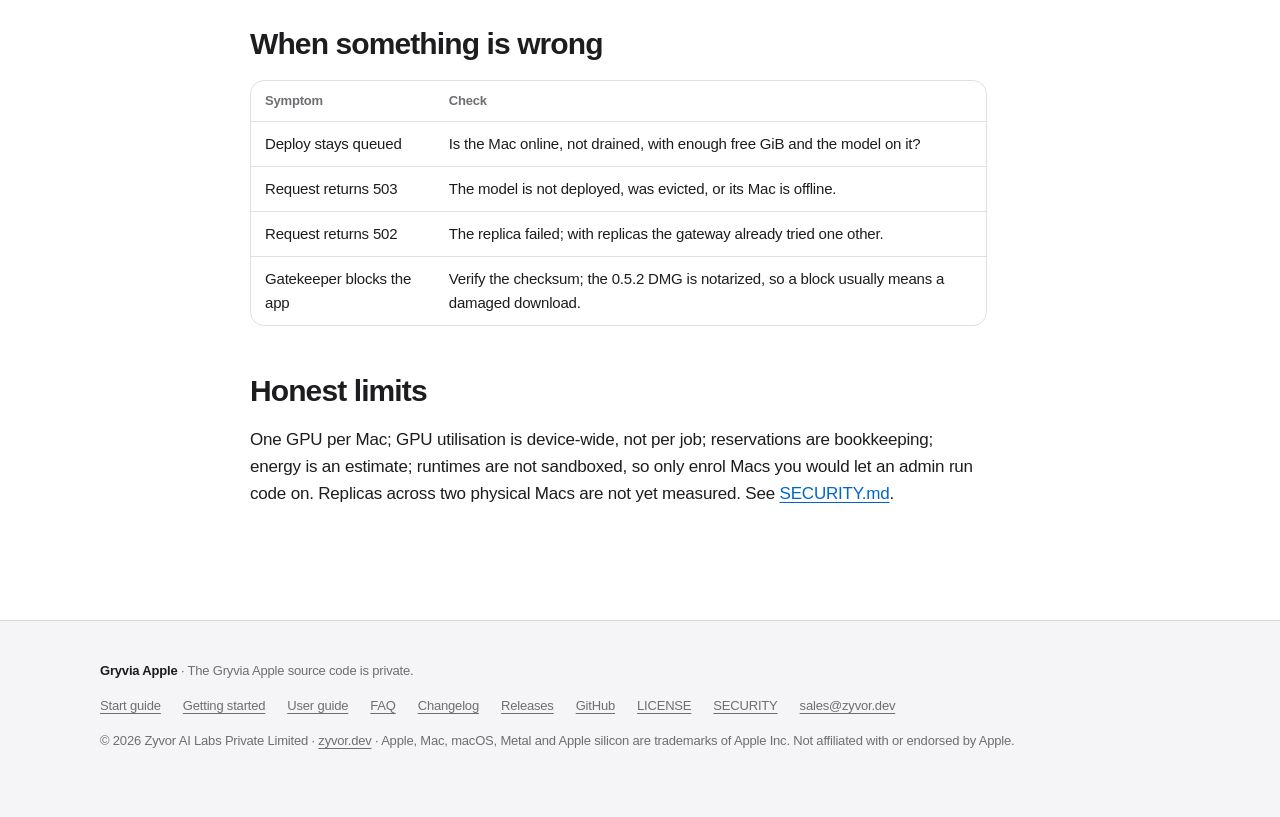
<file: site/start/index.html>
<!doctype html>
<html lang="en">
<head>
<meta charset="utf-8">
<meta name="viewport" content="width=device-width, initial-scale=1">
<meta name="color-scheme" content="light dark">
<meta name="theme-color" content="#ffffff" media="(prefers-color-scheme: light)">
<meta name="theme-color" content="#000000" media="(prefers-color-scheme: dark)">
<title>Get started with Gryvia Apple</title>
<meta name="description" content="Download, install and try Gryvia Apple: requirements, the free 30-day trial key, first launch, adding a Mac and calling a served model.">

<link rel="canonical" href="https://zyvorai.github.io/gryvia-apple/start/">
<link rel="icon" href="../favicon.svg" type="image/svg+xml">
<link rel="apple-touch-icon" href="../apple-touch-icon.png">
<meta property="og:type" content="website">
<meta property="og:site_name" content="Gryvia Apple">
<meta property="og:title" content="Get started with Gryvia Apple">
<meta property="og:description" content="Download, install and try Gryvia Apple: requirements, the free 30-day trial key, first launch, adding a Mac and calling a served model.">
<meta property="og:url" content="https://zyvorai.github.io/gryvia-apple/start/">
<meta property="og:image" content="https://zyvorai.github.io/gryvia-apple/social/og.png">
<meta property="og:image:type" content="image/png">
<meta property="og:image:width" content="1200">
<meta property="og:image:height" content="630">
<meta property="og:image:alt" content="Gryvia Apple: Your Macs, scheduled. The app window shows demo data.">
<meta name="twitter:card" content="summary_large_image">
<meta name="twitter:title" content="Get started with Gryvia Apple">
<meta name="twitter:description" content="Download, install and try Gryvia Apple: requirements, the free 30-day trial key, first launch, adding a Mac and calling a served model.">
<meta name="twitter:image" content="https://zyvorai.github.io/gryvia-apple/social/og.png">
<meta name="twitter:image:alt" content="Gryvia Apple: Your Macs, scheduled. The app window shows demo data.">
<link rel="stylesheet" href="../assets/docs.css">
<style>:root{--accent-btn:#0071e3;--accent-ink:#0071e3;--accent-grad-a:#0071e3;--accent-grad-b:#5e5ce6}@media (prefers-color-scheme:dark){:root:not([data-theme="light"]){--accent-ink:#2997ff}}</style>
</head>
<body>
<a class="skip" href="#main">Skip to content</a>
<header class="nav">
  <a class="brand" href="../" aria-label="Gryvia Apple home"><img src="../favicon.svg" width="26" height="26" alt=""><span>Gryvia</span></a>
  <nav aria-label="Primary"><ul><li><a href="../">Overview</a></li><li><a href="../#pricing">Pricing</a></li></ul></nav>
  <a class="btn small primary" href="https://github.com/zyvorai/gryvia-apple/releases/tag/v0.5.2">Download</a>
</header>
<main id="main" class="page">
  <article class="prose">
    <h1>From a download to a working fleet.</h1>
    <p class="lede">Install the notarized app, start your 30-day trial, add a Mac and call a model through the OpenAI-style endpoint.</p>
    <h2 id="download">1. Download and verify</h2>
<p><strong>You need:</strong> an Apple silicon Mac on macOS 15 or later. A second Mac is optional.</p>
<p>Download <a href="https://github.com/zyvorai/gryvia-apple/releases/download/v0.5.2/Gryvia-0.5.2.dmg">Gryvia-0.5.2.dmg</a> and its <code>.sha256</code> file from the <a href="https://github.com/zyvorai/gryvia-apple/releases/tag/v0.5.2">release page</a>. The DMG is Developer ID signed and notarized.</p>
<pre><code>shasum -a 256 -c Gryvia-0.5.2.dmg.sha256</code></pre>
<p>The app runs without a key. For a free 30-day trial key, email sales@zyvor.dev. Licences are at <a href="https://zyvor.dev/buy#gryvia">zyvor.dev/buy</a> (from INR 4,299 incl. GST in India, about US$43 excl. tax elsewhere).</p>
<h2 id="install">2. Install and open</h2>
<p>Open the DMG and drag <strong>Gryvia.app</strong> to Applications. The first launch shows a short Welcome; reopen it from <strong>Help</strong>. Paste an admin token once; it is kept in your login Keychain. Press <strong>Run demo job</strong> to see admission, a lease and a result.</p>
<p><strong>&#8984;K</strong> opens a command palette, <strong>&#8984;1&#8230;&#8984;0</strong> switch panes, and clicking an underlined term such as <em>reserved</em> explains it. Open a queued job to see why it is waiting. Reservations are bookkeeping, not a GPU meter.</p>
<h2 id="add-a-mac">3. Add a Mac</h2>
<p>Use <strong>Add a Mac</strong> in the app or the web dashboard to create a single-use join code (valid 15 minutes). Enter it on the new Mac to enrol it; no config edit or restart is needed. A Mac's token can be revoked later. A control plane that other Macs reach must use HTTPS; plain HTTP is accepted only for loopback.</p>
<p>Each Mac has an owner policy: always, only when its owner is away, or paused, with battery, Low Power Mode and call guards.</p>
<h2 id="call-a-model">4. Call a model</h2>
<p>Once a model is deployed its endpoint is OpenAI-style. Use a tenant token:</p>
<pre><code>curl -s http://127.0.0.1:8443/v1/chat/completions \
  -H "Authorization: Bearer $GRYVIA_TENANT_TOKEN" -H 'Content-Type: application/json' \
  -d '{"model":"my-llama","messages":[{"role":"user","content":"Say hi"}]}'</code></pre>
<p>Add <code>"stream": true</code> for server-sent events. Model servers listen on the worker's loopback only, and your platform token never reaches them. With replicas the gateway sends each request to the replica with the fewest in flight and tries one other before returning 502. Deployments keep their memory reservation until stopped; idle eviction is opt-in.</p>
<h2 id="troubleshooting">When something is wrong</h2>
<div class="table-wrap"><table>
<tr><th>Symptom</th><th>Check</th></tr>
<tr><td>Deploy stays queued</td><td>Is the Mac online, not drained, with enough free GiB and the model on it?</td></tr>
<tr><td>Request returns 503</td><td>The model is not deployed, was evicted, or its Mac is offline.</td></tr>
<tr><td>Request returns 502</td><td>The replica failed; with replicas the gateway already tried one other.</td></tr>
<tr><td>Gatekeeper blocks the app</td><td>Verify the checksum; the 0.5.2 DMG is notarized, so a block usually means a damaged download.</td></tr>
</table></div>
<h2 id="limits">Honest limits</h2>
<p>One GPU per Mac; GPU utilisation is device-wide, not per job; reservations are bookkeeping; energy is an estimate; runtimes are not sandboxed, so only enrol Macs you would let an admin run code on. Replicas across two physical Macs are not yet measured. See <a href="https://github.com/zyvorai/gryvia-apple/blob/main/SECURITY.md">SECURITY.md</a>.</p>
  </article>
</main>
<footer class="footer">
  <p><strong>Gryvia Apple</strong> · The Gryvia Apple source code is private.</p>
  <p class="links"><a href="../start/">Start guide</a><a href="https://github.com/zyvorai/gryvia-apple/blob/main/docs/GETTING-STARTED.md">Getting started</a><a href="https://github.com/zyvorai/gryvia-apple/blob/main/docs/USER-GUIDE.md">User guide</a><a href="https://github.com/zyvorai/gryvia-apple/blob/main/docs/FAQ.md">FAQ</a><a href="https://github.com/zyvorai/gryvia-apple/blob/main/CHANGELOG.md">Changelog</a><a href="https://github.com/zyvorai/gryvia-apple/releases">Releases</a><a href="https://github.com/zyvorai/gryvia-apple">GitHub</a><a href="https://github.com/zyvorai/gryvia-apple/blob/main/LICENSE">LICENSE</a><a href="https://github.com/zyvorai/gryvia-apple/blob/main/SECURITY.md">SECURITY</a><a href="mailto:sales@zyvor.dev">sales@zyvor.dev</a></p>
  <p>© 2026 Zyvor AI Labs Private Limited · <a href="https://zyvor.dev">zyvor.dev</a> · Apple, Mac, macOS, Metal and Apple silicon are trademarks of Apple Inc. Not affiliated with or endorsed by Apple.</p>
</footer>
</body>
</html>
</file>
<file: assets/landing.css>
/* Zyvor marketing kit: design tokens. Light by default, dark via prefers-color-scheme,
   and a manual override with [data-theme="light|dark"] (used by docs pages that ship a toggle).
   Per-product accent: override --accent-ink / --accent-btn / --accent-grad-a / --accent-grad-b on :root. */
:root{
  color-scheme:light dark;
  --bg:#fff; --bg-alt:#f5f5f7; --surface:#fff; --text:#1d1d1f; --dim:#6e6e73; --line:rgba(0,0,0,.12);
  --glass:rgba(255,255,255,.78);
  --link:#0066cc;                 /* 5.6:1 on white */
  --accent-btn:#0071e3; --on-accent:#fff;  /* 4.6:1 */
  --accent-ink:#0071e3;           /* decorative accent (large text, rules) */
  --accent-grad-a:#0071e3; --accent-grad-b:#32ade6;
  --warn-bg:#fff7e6; --warn-line:#e0a800;
  --code-bg:#f5f5f7; --code:#1d1d1f;
  --shot-shadow:0 2px 6px rgba(0,0,0,.06),0 30px 60px -12px rgba(0,0,0,.28),0 60px 120px -30px rgba(0,0,0,.22);
  --focus:#0071e3;
  --font:-apple-system,BlinkMacSystemFont,"SF Pro Display","SF Pro Text","Helvetica Neue",Arial,sans-serif;
  --mono:ui-monospace,SFMono-Regular,Menlo,Consolas,monospace;
  --maxw:1080px; --wide:1280px; --radius:20px; --nav-h:52px;
}
@media (prefers-color-scheme:dark){
  :root:not([data-theme="light"]){
    --bg:#000; --bg-alt:#111113; --surface:#1c1c1e; --text:#f5f5f7; --dim:#a1a1a6; --line:rgba(255,255,255,.16);
    --glass:rgba(22,22,24,.72); --link:#2997ff; --accent-ink:#2997ff;
    --warn-bg:#2a2410; --warn-line:#b38600; --code-bg:#1c1c1e; --code:#f5f5f7; --focus:#2997ff;
    --shot-shadow:0 0 0 1px rgba(255,255,255,.08),0 30px 70px -10px rgba(0,0,0,.9),0 0 120px -20px color-mix(in srgb,var(--accent-ink) 35%,transparent);
  }
}
:root[data-theme="dark"]{
  color-scheme:dark;
  --bg:#000; --bg-alt:#111113; --surface:#1c1c1e; --text:#f5f5f7; --dim:#a1a1a6; --line:rgba(255,255,255,.16);
  --glass:rgba(22,22,24,.72); --link:#2997ff; --accent-ink:#2997ff;
  --warn-bg:#2a2410; --warn-line:#b38600; --code-bg:#1c1c1e; --code:#f5f5f7; --focus:#2997ff;
  --shot-shadow:0 0 0 1px rgba(255,255,255,.08),0 30px 70px -10px rgba(0,0,0,.9),0 0 120px -20px color-mix(in srgb,var(--accent-ink) 35%,transparent);
}
:root[data-theme="light"]{color-scheme:light}

/* Zyvor marketing kit: base, nav, buttons, footer. Shared by landing and docs. */
*,*::before,*::after{box-sizing:border-box}
html{-webkit-text-size-adjust:100%;scroll-behavior:smooth;scroll-padding-top:calc(var(--nav-h) + 16px)}
body{margin:0;background:var(--bg);color:var(--text);font:17px/1.47 var(--font);letter-spacing:-.011em;-webkit-font-smoothing:antialiased;text-rendering:optimizeLegibility}
img,picture,svg{display:block;max-width:100%;height:auto}
a{color:var(--link);text-underline-offset:3px}
a:hover{text-decoration-thickness:2px}
:focus-visible{outline:3px solid var(--focus);outline-offset:3px;border-radius:6px}
[hidden]{display:none!important}
.sr{position:absolute;width:1px;height:1px;overflow:hidden;clip:rect(0 0 0 0);white-space:nowrap}
.skip{position:absolute;left:12px;top:-80px;z-index:100;background:var(--surface);color:var(--text);padding:10px 18px;border-radius:99px;box-shadow:0 4px 20px rgba(0,0,0,.25)}
.skip:focus{top:10px}
code,kbd,pre{font-family:var(--mono)}
code{font-size:.9em;background:var(--code-bg);padding:.12em .4em;border-radius:6px;overflow-wrap:anywhere}

/* nav */
.nav{position:sticky;top:0;z-index:50;height:var(--nav-h);display:flex;align-items:center;gap:8px;padding:0 max(16px,calc((100% - var(--maxw))/2));
  background:var(--glass);-webkit-backdrop-filter:saturate(180%) blur(20px);backdrop-filter:saturate(180%) blur(20px);border-bottom:1px solid var(--line)}
.nav .brand{display:flex;align-items:center;gap:10px;color:var(--text);text-decoration:none;font-weight:600;font-size:17px;margin-right:auto}
.nav .brand img{width:26px;height:26px;border-radius:6px}
.nav ul{display:flex;gap:4px;list-style:none;margin:0;padding:0}
.nav ul a{display:inline-flex;align-items:center;min-height:44px;padding:0 10px;font-size:14px;color:var(--dim);text-decoration:none;border-radius:99px}
.nav ul a:hover,.nav ul a[aria-current]{color:var(--text)}
.nav .btn{margin-left:8px}
@media (max-width:860px){.nav ul{display:none}}

/* buttons */
.btn{display:inline-flex;align-items:center;justify-content:center;gap:8px;min-height:44px;padding:0 22px;border-radius:99px;font:inherit;font-size:17px;font-weight:500;letter-spacing:-.01em;text-decoration:none;border:1px solid transparent;cursor:pointer;transition:background-color .2s,transform .2s,border-color .2s}
.btn.primary{background:var(--accent-btn);color:var(--on-accent)}
.btn.primary:hover{filter:brightness(1.08);text-decoration:none}
.btn.ghost{background:transparent;color:var(--link);border-color:color-mix(in srgb,var(--link) 55%,transparent)}
.btn.ghost:hover{background:color-mix(in srgb,var(--link) 10%,transparent);text-decoration:none}
.btn.small{min-height:36px;padding:0 14px;font-size:14px}
.btn:active{transform:scale(.98)}
.textlink{font-size:19px;color:var(--link);text-decoration:none}
.textlink::after{content:" \203A"}
.textlink:hover{text-decoration:underline}

/* footer */
.footer{background:var(--bg-alt);color:var(--dim);font-size:13px;line-height:1.6;padding:40px max(20px,calc((100% - var(--maxw))/2)) 56px;border-top:1px solid var(--line)}
.footer p{margin:0 0 10px}
.footer a{color:var(--dim)}
.footer a:hover{color:var(--text)}
.footer .links{display:flex;flex-wrap:wrap;gap:6px 22px;margin:14px 0}
.footer strong{color:var(--text)}

/* Zyvor marketing kit: landing page. Sections: hero, band, feature (alternating), specs, steps, pricing, faq. */
.wrap{max-width:var(--maxw);margin:0 auto;padding:0 20px}
.eyebrow{font-size:14px;font-weight:600;letter-spacing:.02em;text-transform:none;color:var(--dim);margin:0 0 12px}
section{position:relative}

/* hero */
.hero{text-align:center;padding:72px 20px 0;overflow:hidden;
  background:radial-gradient(900px 420px at 50% -80px,color-mix(in srgb,var(--accent-grad-a) 20%,transparent),transparent 70%),
             radial-gradient(700px 360px at 85% 10%,color-mix(in srgb,var(--accent-grad-b) 14%,transparent),transparent 70%)}
.hero .icon{width:96px;height:96px;margin:0 auto 24px;border-radius:22%;box-shadow:0 14px 40px -10px rgba(0,0,0,.45)}
.hero h1{margin:0;font-size:clamp(64px,15vw,168px);line-height:.95;font-weight:700;letter-spacing:-.055em;padding-bottom:.06em;
  background:linear-gradient(180deg,var(--text) 35%,color-mix(in srgb,var(--text) 55%,var(--accent-ink)));-webkit-background-clip:text;background-clip:text;color:transparent}
.hero .tagline{margin:18px auto 0;max-width:20ch;text-wrap:balance;font-size:clamp(26px,4.6vw,48px);line-height:1.1;font-weight:600;letter-spacing:-.03em}
.hero .promise{margin:20px auto 0;max-width:44ch;font-size:clamp(18px,2.2vw,22px);color:var(--dim);line-height:1.4}
.cta{display:flex;flex-wrap:wrap;gap:14px 18px;justify-content:center;align-items:center;margin:32px 0 0}
.cta .btn{font-size:18px;min-height:48px;padding:0 28px}
.hero .fine{margin:18px 0 0;font-size:14px;color:var(--dim)}
.shot.hero-shot{margin:56px auto 0;max-width:min(1040px,100%)}
.shot{margin:0}
.shot picture,.shot>img{border-radius:12px}
.shot img{width:100%;height:auto;border-radius:12px;box-shadow:var(--shot-shadow);background:var(--surface)}
.shot figcaption{margin:18px auto 0;max-width:60ch;text-align:center;font-size:13px;color:var(--dim)}
.hero-shot img{border-bottom-left-radius:0;border-bottom-right-radius:0;box-shadow:var(--shot-shadow)}
.hero-shot figcaption{padding-bottom:0}

/* statement band */
.band{padding:120px 20px 40px;text-align:center}
.band h2{margin:0 auto;max-width:18ch;font-size:clamp(34px,6vw,64px);line-height:1.05;font-weight:700;letter-spacing:-.035em;word-spacing:.04em;text-wrap:balance}
.band p{margin:22px auto 0;max-width:46ch;font-size:clamp(18px,2.2vw,24px);color:var(--dim);line-height:1.4}

/* features */
.feature{padding:96px 20px}
.feature.flip{background:var(--bg-alt)}
.feature .grid{max-width:var(--wide);margin:0 auto;display:grid;gap:40px;align-items:center;grid-template-columns:1fr}
.feature h3{margin:0;text-wrap:balance;word-spacing:.04em;font-size:clamp(32px,5vw,56px);line-height:1.05;font-weight:700;letter-spacing:-.032em;word-spacing:.05em}
.feature .eyebrow{color:var(--accent-ink)}
.feature .copy p{margin:18px 0 0;font-size:clamp(18px,2vw,21px);color:var(--dim);max-width:34ch;line-height:1.4}
.feature .copy .textlink{display:inline-block;margin-top:18px}
@media (min-width:960px){
  .feature .grid{grid-template-columns:minmax(0,5fr) minmax(0,8fr);gap:64px}
  .feature.flip .grid{grid-template-columns:minmax(0,8fr) minmax(0,5fr)}
  .feature.flip .copy{order:2}
}
@media (max-width:959px){.feature{text-align:center}.feature .copy p{margin-left:auto;margin-right:auto}}

/* more cards */
.more{padding:96px 20px;max-width:var(--maxw);margin:0 auto}
.more h2,.specs h2,.steps h2,.pricing h2,.faq h2,.privacy h2{margin:0 0 40px;text-align:center;font-size:clamp(32px,5vw,56px);line-height:1.05;font-weight:700;letter-spacing:-.032em;word-spacing:.05em}
.cards{display:grid;gap:16px;grid-template-columns:repeat(auto-fit,minmax(min(100%,240px),1fr))}
.card{background:var(--bg-alt);border-radius:var(--radius);padding:28px}
.more .card,.privacy .card{background:var(--bg-alt)}
.card h3{margin:0 0 8px;font-size:21px;line-height:1.2;font-weight:600;letter-spacing:-.02em}
.card p{margin:0;color:var(--dim);font-size:16px}
.card a{color:var(--link)}

/* specs strip */
.specs{padding:96px 20px;background:var(--bg-alt)}
.specs-grid{max-width:var(--maxw);margin:0 auto;display:grid;gap:0;grid-template-columns:repeat(auto-fit,minmax(min(100%,300px),1fr));border-top:1px solid var(--line)}
.spec{padding:28px 20px 28px 0;border-bottom:1px solid var(--line)}
.spec dt{font-size:14px;color:var(--dim);margin:0 0 6px}
.spec dd{margin:0;font-size:clamp(22px,2.6vw,30px);font-weight:600;letter-spacing:-.03em;line-height:1.15}
.spec dd small{display:block;margin-top:6px;font-size:14px;font-weight:400;letter-spacing:-.01em;color:var(--dim)}
.limit{max-width:var(--maxw);margin:32px auto 0;padding:20px 24px;border-radius:var(--radius);background:var(--warn-bg);border:1px solid var(--warn-line)}
.limit h3{margin:0 0 6px;font-size:17px}
.limit p{margin:0;font-size:16px}

/* steps */
.steps{padding:96px 20px;max-width:var(--maxw);margin:0 auto}
.steps ol{list-style:none;margin:0;padding:0;display:grid;gap:16px;grid-template-columns:repeat(auto-fit,minmax(min(100%,280px),1fr));counter-reset:s}
.steps li{counter-increment:s;background:var(--bg-alt);border-radius:var(--radius);padding:28px}
.steps li::before{content:counter(s);display:grid;place-items:center;width:40px;height:40px;margin-bottom:18px;border-radius:50%;background:var(--accent-btn);color:var(--on-accent);font-weight:700}
.steps h3{margin:0 0 8px;font-size:21px;letter-spacing:-.02em}
.steps p{margin:0;color:var(--dim)}
.sha{margin-top:32px;background:var(--bg-alt);border-radius:var(--radius);padding:22px 24px}
.sha p{margin:0 0 8px;color:var(--dim);font-size:14px}
.sha pre{margin:0;overflow-x:auto;font-size:14px;line-height:1.5;color:var(--code);white-space:pre-wrap;overflow-wrap:anywhere}

/* pricing */
.pricing{padding:96px 20px;background:var(--bg-alt)}
.pricing .inner{max-width:760px;margin:0 auto}
.pricing .lead{font-size:clamp(19px,2.2vw,23px);line-height:1.4;margin:0 0 28px}
.pricing .lead b{font-weight:600}
.pricing p{margin:0 0 16px}
.pricing .fine{color:var(--dim);font-size:16px}
.pricing .cta{justify-content:flex-start;margin-top:24px}

/* faq */
.faq{padding:96px 20px;max-width:820px;margin:0 auto}
.faq details{border-top:1px solid var(--line)}
.faq details:last-of-type{border-bottom:1px solid var(--line)}
.faq summary{list-style:none;cursor:pointer;display:flex;justify-content:space-between;gap:16px;align-items:center;min-height:56px;padding:14px 0;font-size:21px;font-weight:600;letter-spacing:-.02em}
.faq summary::-webkit-details-marker{display:none}
.faq summary::after{content:"+";font-size:28px;font-weight:300;color:var(--dim);transition:transform .25s}
.faq details[open] summary::after{transform:rotate(45deg)}
.faq details p{margin:0 0 20px;color:var(--dim);max-width:62ch}

.privacy{padding:96px 20px 40px;max-width:var(--maxw);margin:0 auto}

/* reveal: CSS only. Uses scroll-driven animation where supported; otherwise a gentle load-in. */
@keyframes rise{from{opacity:0;transform:translateY(28px)}to{opacity:1;transform:none}}
@media (prefers-reduced-motion:no-preference){
  .hero>*{animation:rise .9s cubic-bezier(.2,.7,.2,1) both}
  .hero>*:nth-child(2){animation-delay:.05s}.hero>*:nth-child(3){animation-delay:.1s}.hero>*:nth-child(4){animation-delay:.15s}
  .hero>*:nth-child(5){animation-delay:.2s}.hero>*:nth-child(6){animation-delay:.25s}.hero>*:nth-child(7){animation-delay:.3s}
  @supports (animation-timeline:view()){
    .feature .grid>*,.cards>*,.specs-grid>*,.steps li,.band>*{animation:rise linear both;animation-timeline:view();animation-range:entry 0% entry 45%}
  }
}
@media (prefers-reduced-motion:reduce){html{scroll-behavior:auto}*{animation:none!important;transition:none!important}}

/* pricing card extras */
.pricing .buy{background:var(--surface);border:1px solid var(--line);margin:0 0 24px}
.pricing .buy .qr{margin-top:16px;background:#fff;border-radius:10px;padding:6px}
.pricing .buy .cta{justify-content:flex-start;margin-top:18px}
.pricing .buy .btn{font-size:16px;min-height:44px;padding:0 20px}
.hero .eyebrow{margin-bottom:6px}

/* plan cards (optional: "pricingWide": true plus .plans markup in pricingHtml) */
.pricing .inner.wide{max-width:var(--maxw)}
.plans{display:grid;gap:16px;grid-template-columns:repeat(auto-fit,minmax(min(100%,240px),1fr));margin:0 0 28px}
.plan{display:flex;flex-direction:column;background:var(--surface);border:1px solid var(--line);border-radius:var(--radius);padding:28px}
.plan h3{margin:0;font-size:19px;font-weight:600;letter-spacing:-.02em}
.plan .price{margin:14px 0 0;font-size:clamp(36px,4.4vw,46px);font-weight:700;letter-spacing:-.045em;line-height:1}
.plan .per{margin:6px 0 0;color:var(--dim);font-size:15px}
.plan .for{margin:16px 0 22px;font-size:16px}
.plan .cta{margin:auto 0 0;justify-content:flex-start}
.plan .cta .btn{font-size:16px;min-height:44px;padding:0 22px}
</file>
<file: site/assets/landing.css>
/* Zyvor marketing kit: design tokens. Light by default, dark via prefers-color-scheme,
   and a manual override with [data-theme="light|dark"] (used by docs pages that ship a toggle).
   Per-product accent: override --accent-ink / --accent-btn / --accent-grad-a / --accent-grad-b on :root. */
:root{
  color-scheme:light dark;
  --bg:#fff; --bg-alt:#f5f5f7; --surface:#fff; --text:#1d1d1f; --dim:#6e6e73; --line:rgba(0,0,0,.12);
  --glass:rgba(255,255,255,.78);
  --link:#0066cc;                 /* 5.6:1 on white */
  --accent-btn:#0071e3; --on-accent:#fff;  /* 4.6:1 */
  --accent-ink:#0071e3;           /* decorative accent (large text, rules) */
  --accent-grad-a:#0071e3; --accent-grad-b:#32ade6;
  --warn-bg:#fff7e6; --warn-line:#e0a800;
  --code-bg:#f5f5f7; --code:#1d1d1f;
  --shot-shadow:0 2px 6px rgba(0,0,0,.06),0 30px 60px -12px rgba(0,0,0,.28),0 60px 120px -30px rgba(0,0,0,.22);
  --focus:#0071e3;
  --font:-apple-system,BlinkMacSystemFont,"SF Pro Display","SF Pro Text","Helvetica Neue",Arial,sans-serif;
  --mono:ui-monospace,SFMono-Regular,Menlo,Consolas,monospace;
  --maxw:1080px; --wide:1280px; --radius:20px; --nav-h:52px;
}
@media (prefers-color-scheme:dark){
  :root:not([data-theme="light"]){
    --bg:#000; --bg-alt:#111113; --surface:#1c1c1e; --text:#f5f5f7; --dim:#a1a1a6; --line:rgba(255,255,255,.16);
    --glass:rgba(22,22,24,.72); --link:#2997ff; --accent-ink:#2997ff;
    --warn-bg:#2a2410; --warn-line:#b38600; --code-bg:#1c1c1e; --code:#f5f5f7; --focus:#2997ff;
    --shot-shadow:0 0 0 1px rgba(255,255,255,.08),0 30px 70px -10px rgba(0,0,0,.9),0 0 120px -20px color-mix(in srgb,var(--accent-ink) 35%,transparent);
  }
}
:root[data-theme="dark"]{
  color-scheme:dark;
  --bg:#000; --bg-alt:#111113; --surface:#1c1c1e; --text:#f5f5f7; --dim:#a1a1a6; --line:rgba(255,255,255,.16);
  --glass:rgba(22,22,24,.72); --link:#2997ff; --accent-ink:#2997ff;
  --warn-bg:#2a2410; --warn-line:#b38600; --code-bg:#1c1c1e; --code:#f5f5f7; --focus:#2997ff;
  --shot-shadow:0 0 0 1px rgba(255,255,255,.08),0 30px 70px -10px rgba(0,0,0,.9),0 0 120px -20px color-mix(in srgb,var(--accent-ink) 35%,transparent);
}
:root[data-theme="light"]{color-scheme:light}

/* Zyvor marketing kit: base, nav, buttons, footer. Shared by landing and docs. */
*,*::before,*::after{box-sizing:border-box}
html{-webkit-text-size-adjust:100%;scroll-behavior:smooth;scroll-padding-top:calc(var(--nav-h) + 16px)}
body{margin:0;background:var(--bg);color:var(--text);font:17px/1.47 var(--font);letter-spacing:-.011em;-webkit-font-smoothing:antialiased;text-rendering:optimizeLegibility}
img,picture,svg{display:block;max-width:100%;height:auto}
a{color:var(--link);text-underline-offset:3px}
a:hover{text-decoration-thickness:2px}
:focus-visible{outline:3px solid var(--focus);outline-offset:3px;border-radius:6px}
[hidden]{display:none!important}
.sr{position:absolute;width:1px;height:1px;overflow:hidden;clip:rect(0 0 0 0);white-space:nowrap}
.skip{position:absolute;left:12px;top:-80px;z-index:100;background:var(--surface);color:var(--text);padding:10px 18px;border-radius:99px;box-shadow:0 4px 20px rgba(0,0,0,.25)}
.skip:focus{top:10px}
code,kbd,pre{font-family:var(--mono)}
code{font-size:.9em;background:var(--code-bg);padding:.12em .4em;border-radius:6px;overflow-wrap:anywhere}

/* nav */
.nav{position:sticky;top:0;z-index:50;height:var(--nav-h);display:flex;align-items:center;gap:8px;padding:0 max(16px,calc((100% - var(--maxw))/2));
  background:var(--glass);-webkit-backdrop-filter:saturate(180%) blur(20px);backdrop-filter:saturate(180%) blur(20px);border-bottom:1px solid var(--line)}
.nav .brand{display:flex;align-items:center;gap:10px;color:var(--text);text-decoration:none;font-weight:600;font-size:17px;margin-right:auto}
.nav .brand img{width:26px;height:26px;border-radius:6px}
.nav ul{display:flex;gap:4px;list-style:none;margin:0;padding:0}
.nav ul a{display:inline-flex;align-items:center;min-height:44px;padding:0 10px;font-size:14px;color:var(--dim);text-decoration:none;border-radius:99px}
.nav ul a:hover,.nav ul a[aria-current]{color:var(--text)}
.nav .btn{margin-left:8px}
@media (max-width:860px){.nav ul{display:none}}

/* buttons */
.btn{display:inline-flex;align-items:center;justify-content:center;gap:8px;min-height:44px;padding:0 22px;border-radius:99px;font:inherit;font-size:17px;font-weight:500;letter-spacing:-.01em;text-decoration:none;border:1px solid transparent;cursor:pointer;transition:background-color .2s,transform .2s,border-color .2s}
.btn.primary{background:var(--accent-btn);color:var(--on-accent)}
.btn.primary:hover{filter:brightness(1.08);text-decoration:none}
.btn.ghost{background:transparent;color:var(--link);border-color:color-mix(in srgb,var(--link) 55%,transparent)}
.btn.ghost:hover{background:color-mix(in srgb,var(--link) 10%,transparent);text-decoration:none}
.btn.small{min-height:36px;padding:0 14px;font-size:14px}
.btn:active{transform:scale(.98)}
.textlink{font-size:19px;color:var(--link);text-decoration:none}
.textlink::after{content:" \203A"}
.textlink:hover{text-decoration:underline}

/* footer */
.footer{background:var(--bg-alt);color:var(--dim);font-size:13px;line-height:1.6;padding:40px max(20px,calc((100% - var(--maxw))/2)) 56px;border-top:1px solid var(--line)}
.footer p{margin:0 0 10px}
.footer a{color:var(--dim)}
.footer a:hover{color:var(--text)}
.footer .links{display:flex;flex-wrap:wrap;gap:6px 22px;margin:14px 0}
.footer strong{color:var(--text)}

/* Zyvor marketing kit: landing page. Sections: hero, band, feature (alternating), specs, steps, pricing, faq. */
.wrap{max-width:var(--maxw);margin:0 auto;padding:0 20px}
.eyebrow{font-size:14px;font-weight:600;letter-spacing:.02em;text-transform:none;color:var(--dim);margin:0 0 12px}
section{position:relative}

/* hero */
.hero{text-align:center;padding:72px 20px 0;overflow:hidden;
  background:radial-gradient(900px 420px at 50% -80px,color-mix(in srgb,var(--accent-grad-a) 20%,transparent),transparent 70%),
             radial-gradient(700px 360px at 85% 10%,color-mix(in srgb,var(--accent-grad-b) 14%,transparent),transparent 70%)}
.hero .icon{width:96px;height:96px;margin:0 auto 24px;border-radius:22%;box-shadow:0 14px 40px -10px rgba(0,0,0,.45)}
.hero h1{margin:0;font-size:clamp(64px,15vw,168px);line-height:.95;font-weight:700;letter-spacing:-.055em;padding-bottom:.06em;
  background:linear-gradient(180deg,var(--text) 35%,color-mix(in srgb,var(--text) 55%,var(--accent-ink)));-webkit-background-clip:text;background-clip:text;color:transparent}
.hero .tagline{margin:18px auto 0;max-width:20ch;text-wrap:balance;font-size:clamp(26px,4.6vw,48px);line-height:1.1;font-weight:600;letter-spacing:-.03em}
.hero .promise{margin:20px auto 0;max-width:44ch;font-size:clamp(18px,2.2vw,22px);color:var(--dim);line-height:1.4}
.cta{display:flex;flex-wrap:wrap;gap:14px 18px;justify-content:center;align-items:center;margin:32px 0 0}
.cta .btn{font-size:18px;min-height:48px;padding:0 28px}
.hero .fine{margin:18px 0 0;font-size:14px;color:var(--dim)}
.shot.hero-shot{margin:56px auto 0;max-width:min(1040px,100%)}
.shot{margin:0}
.shot picture,.shot>img{border-radius:12px}
.shot img{width:100%;height:auto;border-radius:12px;box-shadow:var(--shot-shadow);background:var(--surface)}
.shot figcaption{margin:18px auto 0;max-width:60ch;text-align:center;font-size:13px;color:var(--dim)}
.hero-shot img{border-bottom-left-radius:0;border-bottom-right-radius:0;box-shadow:var(--shot-shadow)}
.hero-shot figcaption{padding-bottom:0}

/* statement band */
.band{padding:120px 20px 40px;text-align:center}
.band h2{margin:0 auto;max-width:18ch;font-size:clamp(34px,6vw,64px);line-height:1.05;font-weight:700;letter-spacing:-.035em;word-spacing:.04em;text-wrap:balance}
.band p{margin:22px auto 0;max-width:46ch;font-size:clamp(18px,2.2vw,24px);color:var(--dim);line-height:1.4}

/* features */
.feature{padding:96px 20px}
.feature.flip{background:var(--bg-alt)}
.feature .grid{max-width:var(--wide);margin:0 auto;display:grid;gap:40px;align-items:center;grid-template-columns:1fr}
.feature h3{margin:0;text-wrap:balance;word-spacing:.04em;font-size:clamp(32px,5vw,56px);line-height:1.05;font-weight:700;letter-spacing:-.032em;word-spacing:.05em}
.feature .eyebrow{color:var(--accent-ink)}
.feature .copy p{margin:18px 0 0;font-size:clamp(18px,2vw,21px);color:var(--dim);max-width:34ch;line-height:1.4}
.feature .copy .textlink{display:inline-block;margin-top:18px}
@media (min-width:960px){
  .feature .grid{grid-template-columns:minmax(0,5fr) minmax(0,8fr);gap:64px}
  .feature.flip .grid{grid-template-columns:minmax(0,8fr) minmax(0,5fr)}
  .feature.flip .copy{order:2}
}
@media (max-width:959px){.feature{text-align:center}.feature .copy p{margin-left:auto;margin-right:auto}}

/* more cards */
.more{padding:96px 20px;max-width:var(--maxw);margin:0 auto}
.more h2,.specs h2,.steps h2,.pricing h2,.faq h2,.privacy h2{margin:0 0 40px;text-align:center;font-size:clamp(32px,5vw,56px);line-height:1.05;font-weight:700;letter-spacing:-.032em;word-spacing:.05em}
.cards{display:grid;gap:16px;grid-template-columns:repeat(auto-fit,minmax(min(100%,240px),1fr))}
.card{background:var(--bg-alt);border-radius:var(--radius);padding:28px}
.more .card,.privacy .card{background:var(--bg-alt)}
.card h3{margin:0 0 8px;font-size:21px;line-height:1.2;font-weight:600;letter-spacing:-.02em}
.card p{margin:0;color:var(--dim);font-size:16px}
.card a{color:var(--link)}

/* specs strip */
.specs{padding:96px 20px;background:var(--bg-alt)}
.specs-grid{max-width:var(--maxw);margin:0 auto;display:grid;gap:0;grid-template-columns:repeat(auto-fit,minmax(min(100%,300px),1fr));border-top:1px solid var(--line)}
.spec{padding:28px 20px 28px 0;border-bottom:1px solid var(--line)}
.spec dt{font-size:14px;color:var(--dim);margin:0 0 6px}
.spec dd{margin:0;font-size:clamp(22px,2.6vw,30px);font-weight:600;letter-spacing:-.03em;line-height:1.15}
.spec dd small{display:block;margin-top:6px;font-size:14px;font-weight:400;letter-spacing:-.01em;color:var(--dim)}
.limit{max-width:var(--maxw);margin:32px auto 0;padding:20px 24px;border-radius:var(--radius);background:var(--warn-bg);border:1px solid var(--warn-line)}
.limit h3{margin:0 0 6px;font-size:17px}
.limit p{margin:0;font-size:16px}

/* steps */
.steps{padding:96px 20px;max-width:var(--maxw);margin:0 auto}
.steps ol{list-style:none;margin:0;padding:0;display:grid;gap:16px;grid-template-columns:repeat(auto-fit,minmax(min(100%,280px),1fr));counter-reset:s}
.steps li{counter-increment:s;background:var(--bg-alt);border-radius:var(--radius);padding:28px}
.steps li::before{content:counter(s);display:grid;place-items:center;width:40px;height:40px;margin-bottom:18px;border-radius:50%;background:var(--accent-btn);color:var(--on-accent);font-weight:700}
.steps h3{margin:0 0 8px;font-size:21px;letter-spacing:-.02em}
.steps p{margin:0;color:var(--dim)}
.sha{margin-top:32px;background:var(--bg-alt);border-radius:var(--radius);padding:22px 24px}
.sha p{margin:0 0 8px;color:var(--dim);font-size:14px}
.sha pre{margin:0;overflow-x:auto;font-size:14px;line-height:1.5;color:var(--code);white-space:pre-wrap;overflow-wrap:anywhere}

/* pricing */
.pricing{padding:96px 20px;background:var(--bg-alt)}
.pricing .inner{max-width:760px;margin:0 auto}
.pricing .lead{font-size:clamp(19px,2.2vw,23px);line-height:1.4;margin:0 0 28px}
.pricing .lead b{font-weight:600}
.pricing p{margin:0 0 16px}
.pricing .fine{color:var(--dim);font-size:16px}
.pricing .cta{justify-content:flex-start;margin-top:24px}

/* faq */
.faq{padding:96px 20px;max-width:820px;margin:0 auto}
.faq details{border-top:1px solid var(--line)}
.faq details:last-of-type{border-bottom:1px solid var(--line)}
.faq summary{list-style:none;cursor:pointer;display:flex;justify-content:space-between;gap:16px;align-items:center;min-height:56px;padding:14px 0;font-size:21px;font-weight:600;letter-spacing:-.02em}
.faq summary::-webkit-details-marker{display:none}
.faq summary::after{content:"+";font-size:28px;font-weight:300;color:var(--dim);transition:transform .25s}
.faq details[open] summary::after{transform:rotate(45deg)}
.faq details p{margin:0 0 20px;color:var(--dim);max-width:62ch}

.privacy{padding:96px 20px 40px;max-width:var(--maxw);margin:0 auto}

/* reveal: CSS only. Uses scroll-driven animation where supported; otherwise a gentle load-in. */
@keyframes rise{from{opacity:0;transform:translateY(28px)}to{opacity:1;transform:none}}
@media (prefers-reduced-motion:no-preference){
  .hero>*{animation:rise .9s cubic-bezier(.2,.7,.2,1) both}
  .hero>*:nth-child(2){animation-delay:.05s}.hero>*:nth-child(3){animation-delay:.1s}.hero>*:nth-child(4){animation-delay:.15s}
  .hero>*:nth-child(5){animation-delay:.2s}.hero>*:nth-child(6){animation-delay:.25s}.hero>*:nth-child(7){animation-delay:.3s}
  @supports (animation-timeline:view()){
    .feature .grid>*,.cards>*,.specs-grid>*,.steps li,.band>*{animation:rise linear both;animation-timeline:view();animation-range:entry 0% entry 45%}
  }
}
@media (prefers-reduced-motion:reduce){html{scroll-behavior:auto}*{animation:none!important;transition:none!important}}

/* pricing card extras */
.pricing .buy{background:var(--surface);border:1px solid var(--line);margin:0 0 24px}
.pricing .buy .qr{margin-top:16px;background:#fff;border-radius:10px;padding:6px}
.pricing .buy .cta{justify-content:flex-start;margin-top:18px}
.pricing .buy .btn{font-size:16px;min-height:44px;padding:0 20px}
.hero .eyebrow{margin-bottom:6px}

/* plan cards (optional: "pricingWide": true plus .plans markup in pricingHtml) */
.pricing .inner.wide{max-width:var(--maxw)}
.plans{display:grid;gap:16px;grid-template-columns:repeat(auto-fit,minmax(min(100%,240px),1fr));margin:0 0 28px}
.plan{display:flex;flex-direction:column;background:var(--surface);border:1px solid var(--line);border-radius:var(--radius);padding:28px}
.plan h3{margin:0;font-size:19px;font-weight:600;letter-spacing:-.02em}
.plan .price{margin:14px 0 0;font-size:clamp(36px,4.4vw,46px);font-weight:700;letter-spacing:-.045em;line-height:1}
.plan .per{margin:6px 0 0;color:var(--dim);font-size:15px}
.plan .for{margin:16px 0 22px;font-size:16px}
.plan .cta{margin:auto 0 0;justify-content:flex-start}
.plan .cta .btn{font-size:16px;min-height:44px;padding:0 22px}
</file>
<file: site/assets/zyvor-buyer.css>
/* Zyvor Pages buyer kit v1. Plain CSS, no fonts, no scripts, no trackers.
   Layer on top of assets/landing.css (it reuses its tokens: --bg, --text, --dim,
   --line, --surface, --accent-btn, --on-accent, --link, --focus, --radius).
   Dark and light follow prefers-color-scheme. Motion respects prefers-reduced-motion.
   Per product, set only --accent-btn / --accent-ink on :root. See snippet.html. */

/* Buyer panel: the three actions, directly under the hero text */
.buyer{max-width:760px;margin:32px auto 0;padding:20px;text-align:left;
  background:var(--surface);border:1px solid var(--line);border-radius:var(--radius);
  box-shadow:0 1px 2px rgba(0,0,0,.06),0 18px 40px -22px rgba(0,0,0,.35)}
.buyer .actions{display:grid;gap:12px;grid-template-columns:1fr}
.buyer .actions .btn{width:100%;font-size:17px;min-height:48px;padding:0 20px;text-align:center}
.buyer .actions .btn.primary{font-weight:600}
.buyer .sub{margin:12px 0 0;font-size:14px;color:var(--dim);text-align:center}
.buyer .sub a{color:var(--link)}
.buyer .trust{display:flex;gap:10px;align-items:flex-start;margin:16px 0 0;padding-top:16px;border-top:1px solid var(--line);font-size:15px;line-height:1.4}
.buyer .trust svg{flex:none;width:20px;height:20px;margin-top:1px;color:var(--accent-btn)}
.buyer .reqs{margin:8px 0 0;padding-left:30px;font-size:14px;color:var(--dim)}
@media (min-width:640px){
  .buyer{padding:24px}
  .buyer .actions{grid-template-columns:1.3fr 1fr 1fr}
}
.buyer .btn.ghost{color:var(--link)}

/* Outcome tiles: three benefits, each a plain sentence */
.outcomes{max-width:var(--maxw);margin:0 auto;padding:72px 20px 0}
.outcomes h2{margin:0 0 28px;text-align:center;font-size:clamp(28px,4.2vw,44px);line-height:1.1;font-weight:700;letter-spacing:-.03em;text-wrap:balance}
.tiles{display:grid;gap:16px;grid-template-columns:1fr;list-style:none;margin:0;padding:0}
@media (min-width:768px){.tiles{grid-template-columns:repeat(3,1fr)}}
.tile{background:var(--bg-alt);border:1px solid var(--line);border-radius:var(--radius);padding:28px;border-top:4px solid var(--accent-btn)}
.tile h3{margin:0 0 10px;font-size:22px;line-height:1.2;font-weight:650;letter-spacing:-.02em}
.tile p{margin:0;color:var(--dim);font-size:17px;line-height:1.45}

/* Pricing pointer: no prices on this page, the catalog on zyvor.dev is the source */
.buy-pointer{max-width:760px;margin:0 auto;padding:72px 20px;text-align:center}
.buy-pointer h2{margin:0 0 12px;font-size:clamp(28px,4.2vw,44px);line-height:1.1;font-weight:700;letter-spacing:-.03em}
.buy-pointer p{margin:0 auto 8px;max-width:52ch;color:var(--dim);font-size:18px}
.buy-pointer .cta{margin-top:24px}

/* Footer helpers */
.footer .links a{display:inline-flex;align-items:center;min-height:32px}

/* Small screens: keep targets large, avoid horizontal scroll */
@media (max-width:480px){
  .hero{padding-top:48px}
  .hero .icon{width:76px;height:76px}
  .band{padding-top:72px}
  .buyer{margin-left:-4px;margin-right:-4px}
}
@media (prefers-reduced-motion:reduce){.buyer,.tile{transition:none}}
@media (forced-colors:active){.tile{border:1px solid CanvasText}.buyer{border:1px solid CanvasText}}
</file>
<file: assets/docs.css>
/* Zyvor marketing kit: design tokens. Light by default, dark via prefers-color-scheme,
   and a manual override with [data-theme="light|dark"] (used by docs pages that ship a toggle).
   Per-product accent: override --accent-ink / --accent-btn / --accent-grad-a / --accent-grad-b on :root. */
:root{
  color-scheme:light dark;
  --bg:#fff; --bg-alt:#f5f5f7; --surface:#fff; --text:#1d1d1f; --dim:#6e6e73; --line:rgba(0,0,0,.12);
  --glass:rgba(255,255,255,.78);
  --link:#0066cc;                 /* 5.6:1 on white */
  --accent-btn:#0071e3; --on-accent:#fff;  /* 4.6:1 */
  --accent-ink:#0071e3;           /* decorative accent (large text, rules) */
  --accent-grad-a:#0071e3; --accent-grad-b:#32ade6;
  --warn-bg:#fff7e6; --warn-line:#e0a800;
  --code-bg:#f5f5f7; --code:#1d1d1f;
  --shot-shadow:0 2px 6px rgba(0,0,0,.06),0 30px 60px -12px rgba(0,0,0,.28),0 60px 120px -30px rgba(0,0,0,.22);
  --focus:#0071e3;
  --font:-apple-system,BlinkMacSystemFont,"SF Pro Display","SF Pro Text","Helvetica Neue",Arial,sans-serif;
  --mono:ui-monospace,SFMono-Regular,Menlo,Consolas,monospace;
  --maxw:1080px; --wide:1280px; --radius:20px; --nav-h:52px;
}
@media (prefers-color-scheme:dark){
  :root:not([data-theme="light"]){
    --bg:#000; --bg-alt:#111113; --surface:#1c1c1e; --text:#f5f5f7; --dim:#a1a1a6; --line:rgba(255,255,255,.16);
    --glass:rgba(22,22,24,.72); --link:#2997ff; --accent-ink:#2997ff;
    --warn-bg:#2a2410; --warn-line:#b38600; --code-bg:#1c1c1e; --code:#f5f5f7; --focus:#2997ff;
    --shot-shadow:0 0 0 1px rgba(255,255,255,.08),0 30px 70px -10px rgba(0,0,0,.9),0 0 120px -20px color-mix(in srgb,var(--accent-ink) 35%,transparent);
  }
}
:root[data-theme="dark"]{
  color-scheme:dark;
  --bg:#000; --bg-alt:#111113; --surface:#1c1c1e; --text:#f5f5f7; --dim:#a1a1a6; --line:rgba(255,255,255,.16);
  --glass:rgba(22,22,24,.72); --link:#2997ff; --accent-ink:#2997ff;
  --warn-bg:#2a2410; --warn-line:#b38600; --code-bg:#1c1c1e; --code:#f5f5f7; --focus:#2997ff;
  --shot-shadow:0 0 0 1px rgba(255,255,255,.08),0 30px 70px -10px rgba(0,0,0,.9),0 0 120px -20px color-mix(in srgb,var(--accent-ink) 35%,transparent);
}
:root[data-theme="light"]{color-scheme:light}

/* Zyvor marketing kit: base, nav, buttons, footer. Shared by landing and docs. */
*,*::before,*::after{box-sizing:border-box}
html{-webkit-text-size-adjust:100%;scroll-behavior:smooth;scroll-padding-top:calc(var(--nav-h) + 16px)}
body{margin:0;background:var(--bg);color:var(--text);font:17px/1.47 var(--font);letter-spacing:-.011em;-webkit-font-smoothing:antialiased;text-rendering:optimizeLegibility}
img,picture,svg{display:block;max-width:100%;height:auto}
a{color:var(--link);text-underline-offset:3px}
a:hover{text-decoration-thickness:2px}
:focus-visible{outline:3px solid var(--focus);outline-offset:3px;border-radius:6px}
[hidden]{display:none!important}
.sr{position:absolute;width:1px;height:1px;overflow:hidden;clip:rect(0 0 0 0);white-space:nowrap}
.skip{position:absolute;left:12px;top:-80px;z-index:100;background:var(--surface);color:var(--text);padding:10px 18px;border-radius:99px;box-shadow:0 4px 20px rgba(0,0,0,.25)}
.skip:focus{top:10px}
code,kbd,pre{font-family:var(--mono)}
code{font-size:.9em;background:var(--code-bg);padding:.12em .4em;border-radius:6px;overflow-wrap:anywhere}

/* nav */
.nav{position:sticky;top:0;z-index:50;height:var(--nav-h);display:flex;align-items:center;gap:8px;padding:0 max(16px,calc((100% - var(--maxw))/2));
  background:var(--glass);-webkit-backdrop-filter:saturate(180%) blur(20px);backdrop-filter:saturate(180%) blur(20px);border-bottom:1px solid var(--line)}
.nav .brand{display:flex;align-items:center;gap:10px;color:var(--text);text-decoration:none;font-weight:600;font-size:17px;margin-right:auto}
.nav .brand img{width:26px;height:26px;border-radius:6px}
.nav ul{display:flex;gap:4px;list-style:none;margin:0;padding:0}
.nav ul a{display:inline-flex;align-items:center;min-height:44px;padding:0 10px;font-size:14px;color:var(--dim);text-decoration:none;border-radius:99px}
.nav ul a:hover,.nav ul a[aria-current]{color:var(--text)}
.nav .btn{margin-left:8px}
@media (max-width:860px){.nav ul{display:none}}

/* buttons */
.btn{display:inline-flex;align-items:center;justify-content:center;gap:8px;min-height:44px;padding:0 22px;border-radius:99px;font:inherit;font-size:17px;font-weight:500;letter-spacing:-.01em;text-decoration:none;border:1px solid transparent;cursor:pointer;transition:background-color .2s,transform .2s,border-color .2s}
.btn.primary{background:var(--accent-btn);color:var(--on-accent)}
.btn.primary:hover{filter:brightness(1.08);text-decoration:none}
.btn.ghost{background:transparent;color:var(--link);border-color:color-mix(in srgb,var(--link) 55%,transparent)}
.btn.ghost:hover{background:color-mix(in srgb,var(--link) 10%,transparent);text-decoration:none}
.btn.small{min-height:36px;padding:0 14px;font-size:14px}
.btn:active{transform:scale(.98)}
.textlink{font-size:19px;color:var(--link);text-decoration:none}
.textlink::after{content:" \203A"}
.textlink:hover{text-decoration:underline}

/* footer */
.footer{background:var(--bg-alt);color:var(--dim);font-size:13px;line-height:1.6;padding:40px max(20px,calc((100% - var(--maxw))/2)) 56px;border-top:1px solid var(--line)}
.footer p{margin:0 0 10px}
.footer a{color:var(--dim)}
.footer a:hover{color:var(--text)}
.footer .links{display:flex;flex-wrap:wrap;gap:6px 22px;margin:14px 0}
.footer strong{color:var(--text)}

/* Zyvor marketing kit: documentation shell (sidebar, prose, toc). Used with tokens.css + base.css. */
.icon-btn{display:inline-grid;place-items:center;width:44px;height:44px;border:0;border-radius:50%;background:transparent;color:var(--dim);cursor:pointer}
.icon-btn:hover{color:var(--text);background:var(--bg-alt)}
.icon-btn svg{width:20px;height:20px;fill:none;stroke:currentColor;stroke-width:1.8;stroke-linecap:round;stroke-linejoin:round}
.icon-btn .i-sun{display:none}
:root[data-theme="dark"] .icon-btn .i-sun{display:block}
:root[data-theme="dark"] .icon-btn .i-moon{display:none}
.docs{display:grid;grid-template-columns:240px minmax(0,1fr) 200px;gap:40px;width:min(1280px,calc(100% - 40px));margin:0 auto;padding:36px 0 80px}
.docs-nav,.docs-toc{position:sticky;top:calc(var(--nav-h) + 20px);align-self:start;max-height:calc(100vh - var(--nav-h) - 40px);overflow:auto;font-size:14px}
.docs-nav input{width:100%;min-height:40px;padding:0 16px;border-radius:99px;border:1px solid var(--line);background:var(--bg-alt);color:var(--text);font:inherit}
.nav-h{font-size:12px;font-weight:600;letter-spacing:.06em;text-transform:uppercase;color:var(--dim);margin:22px 0 6px}
.docs ul{list-style:none;margin:0;padding:0}
.docs-nav li a,.docs-toc li a{display:block;padding:7px 10px;border-radius:8px;color:var(--text);text-decoration:none}
.docs-nav li a:hover,.docs-toc li a:hover{background:var(--bg-alt)}
.docs-nav li a[aria-current="page"]{background:var(--bg-alt);font-weight:600;color:var(--link)}
.docs-toc li.l3 a{padding-left:22px;color:var(--dim)}
#docresults{margin-top:10px;border:1px solid var(--line);border-radius:12px;padding:6px;background:var(--bg)}
#docresults a{display:block;padding:6px 8px;border-radius:8px;text-decoration:none;color:var(--text)}
#docresults a span{display:block;color:var(--dim);font-size:12px}
.muted{color:var(--dim);margin:6px 8px}
.prose{min-width:0;max-width:78ch;font-size:17px;line-height:1.6}
.prose h1{font-size:clamp(34px,5vw,52px);margin:0 0 16px;line-height:1.06;font-weight:700;letter-spacing:-.04em}
.prose h2{margin:48px 0 12px;font-size:30px;line-height:1.15;font-weight:700;letter-spacing:-.03em}
.prose h3{margin:30px 0 8px;font-size:21px;letter-spacing:-.02em}
.prose .anchor{margin-left:8px;color:var(--dim);text-decoration:none;opacity:0;font-weight:400}
.prose h2:hover .anchor,.prose h3:hover .anchor,.prose .anchor:focus{opacity:1}
.prose ul,.prose ol{padding-left:24px;margin:12px 0}.prose ul{list-style:disc}
.prose pre{margin:16px 0;padding:18px 20px;border-radius:14px;background:var(--code-bg);color:var(--code);overflow:auto;font-size:14px;line-height:1.55}
.prose pre code{background:transparent;padding:0;font-size:inherit}
.prose blockquote{margin:16px 0;padding:8px 18px;border-left:3px solid var(--accent-ink);color:var(--dim);background:var(--bg-alt);border-radius:0 12px 12px 0}
.prose hr{border:0;border-top:1px solid var(--line);margin:32px 0}
.table-wrap{overflow-x:auto;margin:18px 0;border:1px solid var(--line);border-radius:14px}
table{width:100%;border-collapse:collapse;font-size:15px}
th,td{padding:10px 14px;text-align:left;vertical-align:top;border-bottom:1px solid var(--line)}
th{font-weight:600;color:var(--dim);font-size:13px}
tr:last-child td{border-bottom:0}
.edit{margin-top:48px;color:var(--dim);font-size:15px}
.doc-cards{display:grid;grid-template-columns:repeat(auto-fit,minmax(260px,1fr));gap:14px;margin-top:24px!important;padding:0!important}
.doc-cards li a{display:block;padding:18px 20px;border-radius:var(--radius);background:var(--bg-alt);text-decoration:none;color:var(--text);height:100%}
.doc-cards li a:hover{background:color-mix(in srgb,var(--bg-alt) 80%,var(--link))}
.doc-cards li span{display:block;margin-top:4px;color:var(--dim);font-size:14px}
@media (max-width:980px){.docs{grid-template-columns:1fr;gap:20px}.docs-nav,.docs-toc{position:static;max-height:none}.docs-toc{order:-1}}
@media (prefers-reduced-motion:reduce){*{transition:none!important;animation:none!important}}

/* standalone content page (start guide, 404): kit header and footer, one prose column */
.page{width:min(780px,calc(100% - 40px));margin:0 auto;padding:56px 0 96px}
.page .lede{font-size:clamp(19px,2.2vw,22px);color:var(--dim);margin:0 0 8px}
.page .cta{justify-content:flex-start}
</file>
<file: site/assets/docs.css>
/* Zyvor marketing kit: design tokens. Light by default, dark via prefers-color-scheme,
   and a manual override with [data-theme="light|dark"] (used by docs pages that ship a toggle).
   Per-product accent: override --accent-ink / --accent-btn / --accent-grad-a / --accent-grad-b on :root. */
:root{
  color-scheme:light dark;
  --bg:#fff; --bg-alt:#f5f5f7; --surface:#fff; --text:#1d1d1f; --dim:#6e6e73; --line:rgba(0,0,0,.12);
  --glass:rgba(255,255,255,.78);
  --link:#0066cc;                 /* 5.6:1 on white */
  --accent-btn:#0071e3; --on-accent:#fff;  /* 4.6:1 */
  --accent-ink:#0071e3;           /* decorative accent (large text, rules) */
  --accent-grad-a:#0071e3; --accent-grad-b:#32ade6;
  --warn-bg:#fff7e6; --warn-line:#e0a800;
  --code-bg:#f5f5f7; --code:#1d1d1f;
  --shot-shadow:0 2px 6px rgba(0,0,0,.06),0 30px 60px -12px rgba(0,0,0,.28),0 60px 120px -30px rgba(0,0,0,.22);
  --focus:#0071e3;
  --font:-apple-system,BlinkMacSystemFont,"SF Pro Display","SF Pro Text","Helvetica Neue",Arial,sans-serif;
  --mono:ui-monospace,SFMono-Regular,Menlo,Consolas,monospace;
  --maxw:1080px; --wide:1280px; --radius:20px; --nav-h:52px;
}
@media (prefers-color-scheme:dark){
  :root:not([data-theme="light"]){
    --bg:#000; --bg-alt:#111113; --surface:#1c1c1e; --text:#f5f5f7; --dim:#a1a1a6; --line:rgba(255,255,255,.16);
    --glass:rgba(22,22,24,.72); --link:#2997ff; --accent-ink:#2997ff;
    --warn-bg:#2a2410; --warn-line:#b38600; --code-bg:#1c1c1e; --code:#f5f5f7; --focus:#2997ff;
    --shot-shadow:0 0 0 1px rgba(255,255,255,.08),0 30px 70px -10px rgba(0,0,0,.9),0 0 120px -20px color-mix(in srgb,var(--accent-ink) 35%,transparent);
  }
}
:root[data-theme="dark"]{
  color-scheme:dark;
  --bg:#000; --bg-alt:#111113; --surface:#1c1c1e; --text:#f5f5f7; --dim:#a1a1a6; --line:rgba(255,255,255,.16);
  --glass:rgba(22,22,24,.72); --link:#2997ff; --accent-ink:#2997ff;
  --warn-bg:#2a2410; --warn-line:#b38600; --code-bg:#1c1c1e; --code:#f5f5f7; --focus:#2997ff;
  --shot-shadow:0 0 0 1px rgba(255,255,255,.08),0 30px 70px -10px rgba(0,0,0,.9),0 0 120px -20px color-mix(in srgb,var(--accent-ink) 35%,transparent);
}
:root[data-theme="light"]{color-scheme:light}

/* Zyvor marketing kit: base, nav, buttons, footer. Shared by landing and docs. */
*,*::before,*::after{box-sizing:border-box}
html{-webkit-text-size-adjust:100%;scroll-behavior:smooth;scroll-padding-top:calc(var(--nav-h) + 16px)}
body{margin:0;background:var(--bg);color:var(--text);font:17px/1.47 var(--font);letter-spacing:-.011em;-webkit-font-smoothing:antialiased;text-rendering:optimizeLegibility}
img,picture,svg{display:block;max-width:100%;height:auto}
a{color:var(--link);text-underline-offset:3px}
a:hover{text-decoration-thickness:2px}
:focus-visible{outline:3px solid var(--focus);outline-offset:3px;border-radius:6px}
[hidden]{display:none!important}
.sr{position:absolute;width:1px;height:1px;overflow:hidden;clip:rect(0 0 0 0);white-space:nowrap}
.skip{position:absolute;left:12px;top:-80px;z-index:100;background:var(--surface);color:var(--text);padding:10px 18px;border-radius:99px;box-shadow:0 4px 20px rgba(0,0,0,.25)}
.skip:focus{top:10px}
code,kbd,pre{font-family:var(--mono)}
code{font-size:.9em;background:var(--code-bg);padding:.12em .4em;border-radius:6px;overflow-wrap:anywhere}

/* nav */
.nav{position:sticky;top:0;z-index:50;height:var(--nav-h);display:flex;align-items:center;gap:8px;padding:0 max(16px,calc((100% - var(--maxw))/2));
  background:var(--glass);-webkit-backdrop-filter:saturate(180%) blur(20px);backdrop-filter:saturate(180%) blur(20px);border-bottom:1px solid var(--line)}
.nav .brand{display:flex;align-items:center;gap:10px;color:var(--text);text-decoration:none;font-weight:600;font-size:17px;margin-right:auto}
.nav .brand img{width:26px;height:26px;border-radius:6px}
.nav ul{display:flex;gap:4px;list-style:none;margin:0;padding:0}
.nav ul a{display:inline-flex;align-items:center;min-height:44px;padding:0 10px;font-size:14px;color:var(--dim);text-decoration:none;border-radius:99px}
.nav ul a:hover,.nav ul a[aria-current]{color:var(--text)}
.nav .btn{margin-left:8px}
@media (max-width:860px){.nav ul{display:none}}

/* buttons */
.btn{display:inline-flex;align-items:center;justify-content:center;gap:8px;min-height:44px;padding:0 22px;border-radius:99px;font:inherit;font-size:17px;font-weight:500;letter-spacing:-.01em;text-decoration:none;border:1px solid transparent;cursor:pointer;transition:background-color .2s,transform .2s,border-color .2s}
.btn.primary{background:var(--accent-btn);color:var(--on-accent)}
.btn.primary:hover{filter:brightness(1.08);text-decoration:none}
.btn.ghost{background:transparent;color:var(--link);border-color:color-mix(in srgb,var(--link) 55%,transparent)}
.btn.ghost:hover{background:color-mix(in srgb,var(--link) 10%,transparent);text-decoration:none}
.btn.small{min-height:36px;padding:0 14px;font-size:14px}
.btn:active{transform:scale(.98)}
.textlink{font-size:19px;color:var(--link);text-decoration:none}
.textlink::after{content:" \203A"}
.textlink:hover{text-decoration:underline}

/* footer */
.footer{background:var(--bg-alt);color:var(--dim);font-size:13px;line-height:1.6;padding:40px max(20px,calc((100% - var(--maxw))/2)) 56px;border-top:1px solid var(--line)}
.footer p{margin:0 0 10px}
.footer a{color:var(--dim)}
.footer a:hover{color:var(--text)}
.footer .links{display:flex;flex-wrap:wrap;gap:6px 22px;margin:14px 0}
.footer strong{color:var(--text)}

/* Zyvor marketing kit: documentation shell (sidebar, prose, toc). Used with tokens.css + base.css. */
.icon-btn{display:inline-grid;place-items:center;width:44px;height:44px;border:0;border-radius:50%;background:transparent;color:var(--dim);cursor:pointer}
.icon-btn:hover{color:var(--text);background:var(--bg-alt)}
.icon-btn svg{width:20px;height:20px;fill:none;stroke:currentColor;stroke-width:1.8;stroke-linecap:round;stroke-linejoin:round}
.icon-btn .i-sun{display:none}
:root[data-theme="dark"] .icon-btn .i-sun{display:block}
:root[data-theme="dark"] .icon-btn .i-moon{display:none}
.docs{display:grid;grid-template-columns:240px minmax(0,1fr) 200px;gap:40px;width:min(1280px,calc(100% - 40px));margin:0 auto;padding:36px 0 80px}
.docs-nav,.docs-toc{position:sticky;top:calc(var(--nav-h) + 20px);align-self:start;max-height:calc(100vh - var(--nav-h) - 40px);overflow:auto;font-size:14px}
.docs-nav input{width:100%;min-height:40px;padding:0 16px;border-radius:99px;border:1px solid var(--line);background:var(--bg-alt);color:var(--text);font:inherit}
.nav-h{font-size:12px;font-weight:600;letter-spacing:.06em;text-transform:uppercase;color:var(--dim);margin:22px 0 6px}
.docs ul{list-style:none;margin:0;padding:0}
.docs-nav li a,.docs-toc li a{display:block;padding:7px 10px;border-radius:8px;color:var(--text);text-decoration:none}
.docs-nav li a:hover,.docs-toc li a:hover{background:var(--bg-alt)}
.docs-nav li a[aria-current="page"]{background:var(--bg-alt);font-weight:600;color:var(--link)}
.docs-toc li.l3 a{padding-left:22px;color:var(--dim)}
#docresults{margin-top:10px;border:1px solid var(--line);border-radius:12px;padding:6px;background:var(--bg)}
#docresults a{display:block;padding:6px 8px;border-radius:8px;text-decoration:none;color:var(--text)}
#docresults a span{display:block;color:var(--dim);font-size:12px}
.muted{color:var(--dim);margin:6px 8px}
.prose{min-width:0;max-width:78ch;font-size:17px;line-height:1.6}
.prose h1{font-size:clamp(34px,5vw,52px);margin:0 0 16px;line-height:1.06;font-weight:700;letter-spacing:-.04em}
.prose h2{margin:48px 0 12px;font-size:30px;line-height:1.15;font-weight:700;letter-spacing:-.03em}
.prose h3{margin:30px 0 8px;font-size:21px;letter-spacing:-.02em}
.prose .anchor{margin-left:8px;color:var(--dim);text-decoration:none;opacity:0;font-weight:400}
.prose h2:hover .anchor,.prose h3:hover .anchor,.prose .anchor:focus{opacity:1}
.prose ul,.prose ol{padding-left:24px;margin:12px 0}.prose ul{list-style:disc}
.prose pre{margin:16px 0;padding:18px 20px;border-radius:14px;background:var(--code-bg);color:var(--code);overflow:auto;font-size:14px;line-height:1.55}
.prose pre code{background:transparent;padding:0;font-size:inherit}
.prose blockquote{margin:16px 0;padding:8px 18px;border-left:3px solid var(--accent-ink);color:var(--dim);background:var(--bg-alt);border-radius:0 12px 12px 0}
.prose hr{border:0;border-top:1px solid var(--line);margin:32px 0}
.table-wrap{overflow-x:auto;margin:18px 0;border:1px solid var(--line);border-radius:14px}
table{width:100%;border-collapse:collapse;font-size:15px}
th,td{padding:10px 14px;text-align:left;vertical-align:top;border-bottom:1px solid var(--line)}
th{font-weight:600;color:var(--dim);font-size:13px}
tr:last-child td{border-bottom:0}
.edit{margin-top:48px;color:var(--dim);font-size:15px}
.doc-cards{display:grid;grid-template-columns:repeat(auto-fit,minmax(260px,1fr));gap:14px;margin-top:24px!important;padding:0!important}
.doc-cards li a{display:block;padding:18px 20px;border-radius:var(--radius);background:var(--bg-alt);text-decoration:none;color:var(--text);height:100%}
.doc-cards li a:hover{background:color-mix(in srgb,var(--bg-alt) 80%,var(--link))}
.doc-cards li span{display:block;margin-top:4px;color:var(--dim);font-size:14px}
@media (max-width:980px){.docs{grid-template-columns:1fr;gap:20px}.docs-nav,.docs-toc{position:static;max-height:none}.docs-toc{order:-1}}
@media (prefers-reduced-motion:reduce){*{transition:none!important;animation:none!important}}

/* standalone content page (start guide, 404): kit header and footer, one prose column */
.page{width:min(780px,calc(100% - 40px));margin:0 auto;padding:56px 0 96px}
.page .lede{font-size:clamp(19px,2.2vw,22px);color:var(--dim);margin:0 0 8px}
.page .cta{justify-content:flex-start}
</file>
